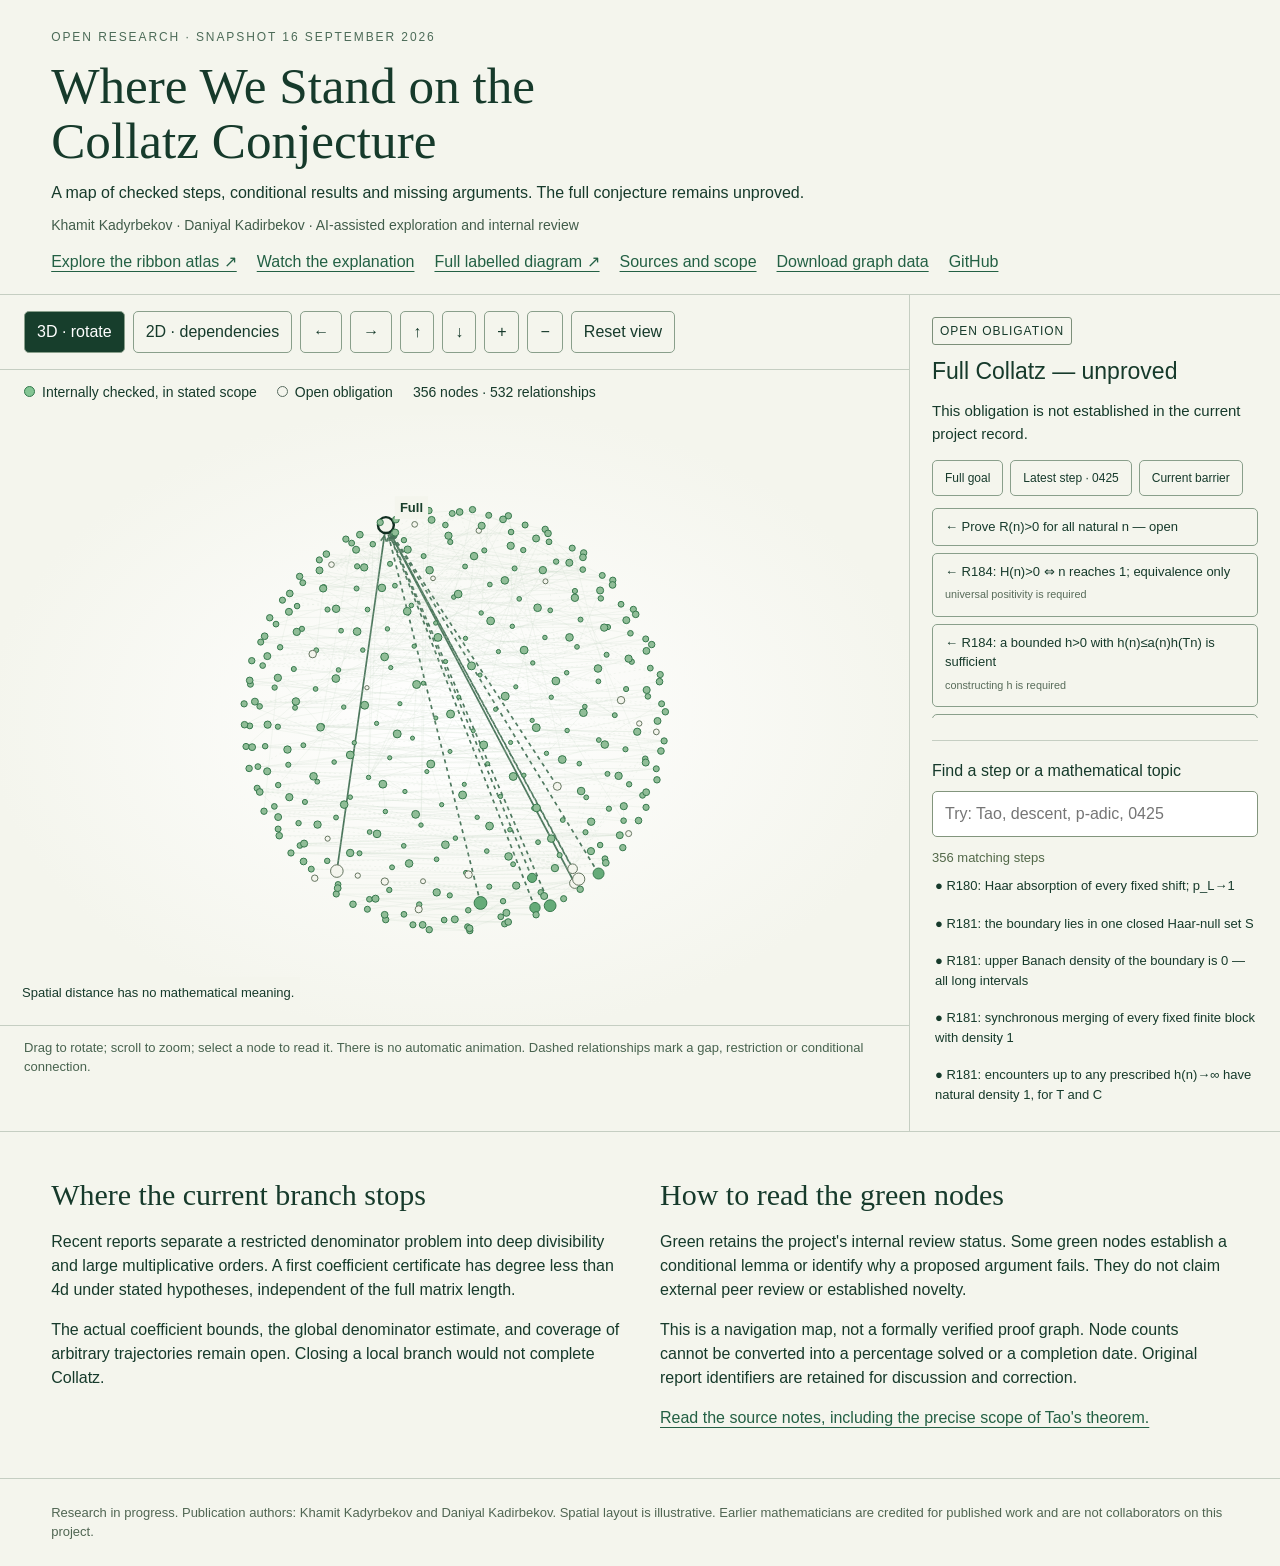
<file: index.html>
<!doctype html>
<html lang="en"><head><meta charset="utf-8"><meta name="viewport" content="width=device-width,initial-scale=1"><title>Where We Stand on the Collatz Conjecture</title><meta name="description" content="Explore an English, rotatable 3D research map: checked steps, conditional results, and open obligations. The Collatz conjecture remains unproved."><meta property="og:title" content="Where We Stand on the Collatz Conjecture"><meta property="og:description" content="356 research nodes. 532 relationships. An open map of what is checked and what remains to be proved."><meta property="og:type" content="website"><meta property="og:image" content="poster.png"><style>
:root{font-family:Arial,Helvetica,sans-serif;color:#163a2b;background:#f4f5ed;line-height:1.5;--green:#277b4f;--line:#c5cec2}*{box-sizing:border-box}body{margin:0}header{padding:28px 4vw 20px;border-bottom:1px solid var(--line)}.eyebrow{font-size:12px;letter-spacing:.16em;text-transform:uppercase;color:#4c6b58}h1{font-family:Georgia,serif;font-weight:400;font-size:clamp(30px,4vw,56px);line-height:1.08;margin:12px 0}header p{max-width:920px;margin:10px 0}.meta{font-size:14px;color:#425d4b}.nav{display:flex;gap:20px;flex-wrap:wrap;margin-top:14px}a{color:#236044;text-underline-offset:4px}.workspace{display:grid;grid-template-columns:minmax(0,1fr) 370px;min-height:750px}.visual{min-width:0;border-right:1px solid var(--line)}.tools{display:flex;gap:8px;flex-wrap:wrap;padding:16px 24px;border-bottom:1px solid var(--line);align-items:center}button,input,select{font:inherit;color:inherit}button,select{background:transparent;border:1px solid #899f8b;border-radius:5px;padding:8px 12px;cursor:pointer}button[aria-pressed=true]{background:#173e2c;color:#fff}button:hover{border-color:#183f2d}button:focus-visible,a:focus-visible,input:focus-visible{outline:3px solid #426df0;outline-offset:3px}.stage{height:610px;position:relative;overflow:hidden;background:radial-gradient(ellipse at 50% 50%,#fff 0,#f4f5ed 73%)}canvas{display:block;width:100%;height:100%;touch-action:none;cursor:grab}.hint{font-size:13px;padding:12px 24px;color:#48634f;border-top:1px solid var(--line)}.legend{display:flex;gap:20px;padding:12px 24px;font-size:14px;flex-wrap:wrap}.dot{display:inline-block;width:11px;height:11px;border-radius:50%;border:1.5px solid #596c60;margin-right:7px}.dot.green{background:#84c594;border-color:#32794c}.side{padding:22px;min-width:0}h2{font-weight:500;font-size:23px;line-height:1.25;margin:12px 0}.status{display:inline-block;font-size:12px;text-transform:uppercase;letter-spacing:.08em;border:1px solid #7c8f7a;border-radius:3px;padding:4px 7px}.status.checked{background:#d9f0df;border-color:#2d8054}.detail{font-size:15px}.related{display:grid;gap:7px;max-height:210px;overflow:auto;margin:12px 0 22px}.related button{text-align:left;font-size:13px}.related small{display:block;color:#586c5a;margin:5px 0}.browse{border-top:1px solid var(--line);padding-top:18px}input{width:100%;padding:10px 12px;border:1px solid #82957d;border-radius:5px;background:#fff;margin:8px 0}#results{display:grid;gap:4px;max-height:240px;overflow:auto}#results button{border:0;text-align:left;font-size:13px;padding:7px 3px}#results button:hover{background:#e0e9dc}.scope{padding:32px 4vw;border-top:1px solid var(--line);display:grid;grid-template-columns:1fr 1fr;gap:40px}.scope p{max-width:680px}.scope h2{font-family:Georgia,serif;font-size:30px}footer{padding:24px 4vw;border-top:1px solid var(--line);font-size:13px;color:#506653}.note{color:#526849;font-size:13px}#flatOverlay{position:absolute;left:16px;bottom:16px;pointer-events:none;font-size:13px;background:#f4f5ed;padding:6px}#tip{position:absolute;pointer-events:none;max-width:310px;background:#173d2b;color:#fff;padding:9px 12px;border-radius:5px;font-size:13px;display:none}.quick{display:flex;flex-wrap:wrap;gap:7px;margin:12px 0}.quick button{font-size:12px}.empty{padding:10px;color:#60705e}@media(max-width:1000px){.workspace{grid-template-columns:1fr 320px}.stage{height:550px}}@media(max-width:760px){header{padding:22px}.workspace{display:block}.visual{border-right:0}.stage{height:480px}.scope{grid-template-columns:1fr;gap:14px;padding:24px}.side{border-top:1px solid var(--line)}.tools{padding:12px}.hint,.legend{padding:12px}.meta{font-size:13px}}
</style></head><body>
<header><div class="eyebrow">Open research · Snapshot 16 September 2026</div><h1>Where We Stand on the<br>Collatz Conjecture</h1><p>A map of checked steps, conditional results and missing arguments. The full conjecture remains unproved.</p><div class="meta">Khamit Kadyrbekov · Daniyal Kadirbekov · AI-assisted exploration and internal review</div><nav class="nav" aria-label="Resources"><a href="molecule/">Explore the ribbon atlas ↗</a><a href="watch.html">Watch the explanation</a><a href="complete.svg" target="_blank" rel="noopener">Full labelled diagram ↗</a><a href="SOURCES.md">Sources and scope</a><a href="graph.json" download>Download graph data</a><a href="https://github.com/kadyrbekovhamit-cyber/collatz-research-map">GitHub</a></nav></header>
<main><div class="workspace"><section class="visual" aria-label="Research map"><div class="tools"><button id="mode3" aria-pressed="true">3D · rotate</button><button id="mode2" aria-pressed="false">2D · dependencies</button><button id="left" aria-label="Rotate or pan left">←</button><button id="right" aria-label="Rotate or pan right">→</button><button id="up" aria-label="Rotate or pan up">↑</button><button id="down" aria-label="Rotate or pan down">↓</button><button id="plus" aria-label="Zoom in">+</button><button id="minus" aria-label="Zoom out">−</button><button id="reset">Reset view</button></div><div class="legend"><span><i class="dot green"></i>Internally checked, in stated scope</span><span><i class="dot"></i>Open obligation</span><span>356 nodes · 532 relationships</span></div><div class="stage"><canvas id="map" role="img" aria-label="Interactive research graph. Use the search and relationship buttons for an accessible text view.">The complete text graph is available in the search panel and graph data link.</canvas><div id="tip"></div><div id="flatOverlay">Spatial distance has no mathematical meaning.</div></div><div class="hint" id="hint">Drag to rotate; scroll to zoom; select a node to read it. There is no automatic animation. Dashed relationships mark a gap, restriction or conditional connection.</div></section>
<aside class="side"><span id="state" class="status">Open obligation</span><h2 id="title">Full Collatz — unproved</h2><p class="detail" id="detail"></p><div class="quick"><button data-pick="Full">Full goal</button><button data-pick="ThetaJetWidth">Latest step · 0425</button><button data-pick="ThetaScalarDenominatorOpen">Current barrier</button></div><div id="related" class="related" aria-label="Related arguments"></div><div class="browse"><label for="search">Find a step or a mathematical topic</label><input id="search" type="search" placeholder="Try: Tao, descent, p-adic, 0425" autocomplete="off"><span class="note" id="count"></span><div id="results"></div></div></aside></div>
<section class="scope"><div><h2>Where the current branch stops</h2><p>Recent reports separate a restricted denominator problem into deep divisibility and large multiplicative orders. A first coefficient certificate has degree less than 4d under stated hypotheses, independent of the full matrix length.</p><p>The actual coefficient bounds, the global denominator estimate, and coverage of arbitrary trajectories remain open. Closing a local branch would not complete Collatz.</p></div><div><h2>How to read the green nodes</h2><p>Green retains the project's internal review status. Some green nodes establish a conditional lemma or identify why a proposed argument fails. They do not claim external peer review or established novelty.</p><p>This is a navigation map, not a formally verified proof graph. Node counts cannot be converted into a percentage solved or a completion date. Original report identifiers are retained for discussion and correction.</p><p><a href="SOURCES.md">Read the source notes, including the precise scope of Tao's theorem.</a></p></div></section></main><footer>Research in progress. Publication authors: Khamit Kadyrbekov and Daniyal Kadirbekov. Spatial layout is illustrative. Earlier mathematicians are credited for published work and are not collaborators on this project.</footer>
<script>
'use strict';const data={"nodes":[{"id":"Coalesce","label":"R180: Haar absorption of every fixed shift; p_L→1","state":"checked","position":[0.07490051475265887,0.9971910112359551,0],"flat":[7141.1,4164.6]},{"id":"Support","label":"R181: the boundary lies in one closed Haar-null set S","state":"checked","position":[-0.0955253308405178,0.9915730337078652,0.0875090280553407],"flat":[7576.4,3034.6]},{"id":"Uniform","label":"R181: upper Banach density of the boundary is 0 — all long intervals","state":"checked","position":[0.014601045428072314,0.9859550561797753,-0.16637138175162067],"flat":[8140.2,3003.6]},{"id":"Blocks","label":"R181: synchronous merging of every fixed finite block with density 1","state":"checked","position":[0.12006336889059507,0.9803370786516854,0.156601403797412],"flat":[7855.8,4182.6]},{"id":"Time","label":"R181: encounters up to any prescribed h(n)→∞ have natural density 1, for T and C","state":"checked","position":[-0.22001830000370684,0.9747191011235955,-0.038918139322028554],"flat":[7576.4,5243.6]},{"id":"Heavy","label":"R181: 1−p_L ≥ 1/√(2L+1); direct majorants are not summable","state":"checked","position":[0.20812385652901041,0.9691011235955056,-0.13239136146071043],"flat":[7576.4,3443.6]},{"id":"Return","label":"R182: tail τ−ν₂(d) ≤32√(log₂(t+2)/(t+1))","state":"checked","position":[-0.069513980214925,0.9634831460674157,0.2585885415069931],"flat":[7576.4,3629.6]},{"id":"Reward","label":"R182: finite expected sum 1+|a_j|^(1/32) up to absorption","state":"checked","position":[-0.1323809056537267,0.9578651685393258,-0.25489137827205544],"flat":[7576.4,3691.6]},{"id":"Moments","label":"R182: Eσ_d^r is finite exactly for 0\u003cr\u003c1/2, for each fixed d≠0","state":"checked","position":[0.2868012460122549,0.952247191011236,0.10473935505352633],"flat":[8140.2,3629.6]},{"id":"Rate","label":"R182: exact-boundary fraction ≤C_r(log N)^(-r)+N^(-1/2), 0\u003cr\u003c1/2","state":"checked","position":[-0.2979392892971448,0.9466292134831461,0.12298500751470662],"flat":[8573.1,3068.6]},{"id":"Growing","label":"R182: blocks of length (log N)^γ+1 merge with fraction→1, 0≤γ\u003c1/2","state":"checked","position":[0.14341902208894833,0.9410112359550562,-0.3064781197889783],"flat":[8573.1,4057.6]},{"id":"Exact","label":"R176: exact XOR boundary system is equivalent to an exact invariant","state":"checked","position":[0.10582952185512072,0.9353932584269663,0.33740119204486985],"flat":[8573.1,3181.6]},{"id":"Lower","label":"R178: a nonconstant invariant requires B(X) ≥ log₂X·log₂log₂X/260 beyond a threshold","state":"checked","position":[-0.31850812278761687,0.9297752808988764,-0.18458196755838266],"flat":[9003.5,3182.6]},{"id":"Integer","label":"R183: canonical q_k→0 at every depth ⇔ nonnegative integer start","state":"checked","position":[0.3731020068683734,0.9241573033707865,-0.08202542957661568],"flat":[8573.1,2938.6]},{"id":"Corridor","label":"R183: exact affine-addition endpoints for all words with given k,s","state":"checked","position":[-0.22736569753140218,0.9185393258426966,0.32340430805186154],"flat":[8140.2,3068.6]},{"id":"StepV","label":"R183: exact V factors; outside input 1, factor ≤5/(3√3)\u003c1","state":"checked","position":[-0.05244977864024951,0.9129213483146067,-0.40475132181628426],"flat":[5016.8,2714.6]},{"id":"Norm","label":"R183: T^k(n)/3^{s_k(n)} ≤ C_n·3^(−k/2), every natural n","state":"checked","position":[0.3215170299992344,0.9073033707865168,0.27097489326484814],"flat":[6865.3,2858.6]},{"id":"Minimal","label":"R183: a minimal bad start requires linear escape of the parity counter","state":"checked","position":[-0.43202346526786767,0.901685393258427,0.017865526646012726],"flat":[8573.1,3003.6]},{"id":"CriterionV","label":"R183: reaching 1 ⇔ liminf V_k>0; equivalence only","state":"checked","position":[0.31466213253953024,0.8960674157303371,-0.3131308493458132],"flat":[5432.6,2770.6]},{"id":"PositiveV","label":"Prove liminf V_k>0 for every natural n — open","state":"unresolved","position":[-0.02102090429407071,0.8904494382022472,0.45459643596047017],"flat":[5016.8,2779.6]},{"id":"FixedH","label":"R184: affine contraction; the only computable H≥0","state":"checked","position":[-0.2985135940266002,0.8848314606741573,-0.35771905230579953],"flat":[5432.6,2516.6]},{"id":"CriterionH","label":"R184: H(n)>0 ⇔ n reaches 1; equivalence only","state":"checked","position":[0.47217323051583626,0.8792134831460674,0.06353024034582894],"flat":[9003.5,2470.6]},{"id":"RVBarrier","label":"R184: finitely residual regularly varying h are excluded","state":"checked","position":[-0.3994729615473609,0.8735955056179775,0.27794288182403754],"flat":[6006.7,2186.6]},{"id":"PowerBarrier","label":"R184: a common infimum gap is impossible; critical error in old iteration 1","state":"checked","position":[0.10899521052162464,0.8679775280898876,-0.48449463858159986],"flat":[6297.7,2544.6]},{"id":"Subcertificate","label":"R184: a bounded h>0 with h(n)≤a(n)h(Tn) is sufficient","state":"checked","position":[0.25172086794669296,0.8623595505617978,0.4392864785023752],"flat":[9003.5,2601.6]},{"id":"OddFlow","label":"R185: exact odd equation U; all even runs included","state":"checked","position":[-0.4913474341317118,0.8567415730337079,-0.15675323284676118],"flat":[6006.7,2488.6]},{"id":"OddError","label":"R185: new critical error ≤βδ^L→0","state":"checked","position":[0.4765588957656841,0.851123595505618,-0.22018229729063377],"flat":[6585.1,2662.6]},{"id":"OddGap","label":"R185: explicit convergent odd chain with U(n_j)→0","state":"checked","position":[-0.20614369455589593,0.8455056179775281,0.49256981958224333],"flat":[6585.1,2422.6]},{"id":"PartialOdd","label":"R185: computable nonnegative subsolution; zero at convergent 3","state":"checked","position":[-0.18369846328892572,0.8398876404494382,-0.5107285247619937],"flat":[7141.1,2292.6]},{"id":"NormalForm","label":"R185: saturation h≤h↑≤H; full class with rational coefficients","state":"checked","position":[0.4880550619748284,0.8342696629213483,0.2565080622706552],"flat":[6585.1,2488.6]},{"id":"RationalTail","label":"R185: over odd starts liminf R=0, limsup R=3/4","state":"checked","position":[-0.541275558213141,0.8286516853932584,0.14267850004806235],"flat":[7141.1,2422.6]},{"id":"BackLayer","label":"R185: full reverse layer and 4n+1 lift for odd values; sign preserved","state":"checked","position":[0.30719179608257674,0.8230337078651686,-0.4777538237809017],"flat":[7141.1,2357.6]},{"id":"DyadicReturn","label":"R186: two finite returns in every dyadic class, growth and contraction","state":"checked","position":[0.09756883856958413,0.8174157303370786,0.5677251496434546],"flat":[6006.7,2251.6]},{"id":"LocalRV","label":"R186: regular asymptotic h on one class is impossible, without boundedness","state":"checked","position":[-0.46167547111641233,0.8117977528089888,-0.35754743448067783],"flat":[6585.1,2227.6]},{"id":"RunProfile","label":"R186: regular profiles by layers ν₂(n+1) are excluded","state":"checked","position":[0.5896505037836846,0.8061797752808989,-0.04885133893442757],"flat":[7141.1,2227.6]},{"id":"CompletedWords","label":"R187: known convergent completions of every finite word","state":"checked","position":[-0.4069384374519807,0.800561797752809,0.4398885269053182],"flat":[6585.1,2600.6]},{"id":"CylinderEnv","label":"R187: exact Q_w; in every class limsup R=(3/4)^s, liminf R=0","state":"checked","position":[0.0029595680663714913,0.7949438202247191,-0.6066758307724067],"flat":[7141.1,2600.6]},{"id":"PuncturedR","label":"R187: punctured dyadic limit R=0 at every natural m","state":"checked","position":[0.41252037441898853,0.7893258426966292,0.45474350434115457],"flat":[7576.4,2527.6]},{"id":"NearOne","label":"R187: explicit good starts→1 dyadically, R→0 when R1=1","state":"checked","position":[-0.6184790557225193,0.7837078651685393,-0.057320499871788194],"flat":[7576.4,2658.6]},{"id":"PositiveR","label":"Prove R(n)>0 for all natural n — open","state":"unresolved","position":[0.5003611620142152,0.7780898876404494,-0.37975628276495593],"flat":[8140.2,2529.6]},{"id":"PositiveOdd","label":"Construct 0\u003cv≤1 on all odd values with v(m)≤(3m+1)v(Sm)/(4m) — open","state":"unresolved","position":[-0.11366333359505926,0.7724719101123596,0.6247942018644387],"flat":[7576.4,2357.6]},{"id":"PositiveH","label":"Prove H(n)>0 for all n or construct a sufficient h — open","state":"unresolved","position":[-0.34183780763333793,0.7668539325842697,-0.5432144690198094],"flat":[8573.1,2471.6]},{"id":"Trace","label":"Exclude nonzero values of the exact boundary on S∩N — open","state":"unresolved","position":[0.625413384799986,0.7612359550561798,0.17139987993791153],"flat":[9003.5,3027.6]},{"id":"Pair","label":"Positive density of a nonempty boundary — unproved","state":"unresolved","position":[-0.5827557145719338,0.7556179775280899,0.29906061119798744],"flat":[8140.2,2891.6]},{"id":"PairCriterion","label":"Rare boundary + positive density of a nonempty boundary imply constancy","state":"checked","position":[0.22992691347759286,0.75,-0.6201883701414173],"flat":[8573.1,2873.6]},{"id":"Dini","label":"Summability of the boundary itself — unproved","state":"unresolved","position":[0.25177174078871384,0.7443820224719101,0.6184710140021514],"flat":[8140.2,2826.6]},{"id":"Profile","label":"Strong limiting profile — not constructed","state":"unresolved","position":[-0.6090316586088863,0.7387640449438202,-0.2886314686765015],"flat":[8140.2,2588.6]},{"id":"OldCriteria","label":"Earlier Dini/profile criteria use external PD","state":"checked","position":[0.6498847187860496,0.7331460674157304,-0.2003664046721068],"flat":[8573.1,2588.6]},{"id":"Descent","label":"Descent below every odd n>1 — open","state":"unresolved","position":[-0.34689632123125896,0.7275280898876404,0.5919170725200116],"flat":[9003.5,2408.6]},{"id":"MahlerIrr","label":"M1: P(2^q/3^s) is irrational in Q₂, q≥1, 0≤s≤q","state":"checked","position":[-0.14528428374152283,0.7219101123595506,-0.676563571714243],"flat":[8140.2,5992.6]},{"id":"CZKnown","label":"Corvaja–Zannier 2002: via 1/P and (1−z)D it covers M1–M2 values","state":"checked","position":[0.5688798261500962,0.7162921348314606,0.404105581473487],"flat":[7576.4,6147.6]},{"id":"TMExcluded","label":"M1: exact Thue–Morse tail class from two equal blocks excluded","state":"checked","position":[-0.6981205477165434,0.7106741573033708,0.08700541935475693],"flat":[8573.1,5925.6]},{"id":"OtherCodes","label":"Exclude the remaining bad codes of positive integers — open","state":"unresolved","position":[0.4596503317043809,0.7050561797752809,-0.5400160700615672],"flat":[9003.5,5353.6]},{"id":"DValue","label":"M2: D(2^q/3^s) is irrational in Q₂, q≥1, 0≤s≤q","state":"checked","position":[0.026045719489700504,0.699438202247191,0.7142183291777672],"flat":[8140.2,6137.6]},{"id":"PDExcluded","label":"M2: block tails by period doubling are excluded","state":"checked","position":[-0.5054819064405015,0.6938202247191011,-0.512934243380194],"flat":[8573.1,6120.6]},{"id":"TMMasks","label":"M2: shifts, finite changes, and XOR masks of period 2^h","state":"checked","position":[0.7245723718888113,0.6882022471910112,0.03704787249849244],"flat":[8573.1,6055.6]},{"id":"HeightDomain","label":"M2: sufficient domain max(a,b)\u003c2^(2v₂(a)) for P(a/b)","state":"checked","position":[-0.5633791134733142,0.6825842696629214,0.46549187888808413],"flat":[8573.1,5860.6]},{"id":"MorphicCriterion","label":"M3: h(TM) start is rational ⇔ uv=vu; any nonempty u,v","state":"checked","position":[0.10170250014396699,0.6769662921348314,-0.7289535244291535],"flat":[8573.1,5990.6]},{"id":"PDContraction","label":"M4: 3^S\u003c2^Q ⇒ two fixed grouped blocks contract","state":"checked","position":[0.4203169460867876,0.6713483146067416,0.6104302624436013],"flat":[6006.7,6429.6]},{"id":"PDMorphic","label":"M4: when 3^S\u003c2^Q, h(d) start is rational ⇔ uv=vu; Lucier input known","state":"checked","position":[-0.7271901700146279,0.6657303370786517,-0.16732475885905632],"flat":[6585.1,6519.6]},{"id":"PDGrowing","label":"M5: h(d) start is rational ⇔ uv=vu; otherwise transcendental, any nonempty u,v","state":"checked","position":[0.6535617392833114,0.6601123595505618,-0.37028195434501354],"flat":[7141.1,6584.6]},{"id":"ScalarF","label":"Exact scalar equations F,H_r; δ=0 ⇔ uv=vu","state":"checked","position":[-0.23330625367540017,0.6544943820224719,0.7191698658154223],"flat":[5016.8,6560.6]},{"id":"FormalH","label":"H_r is not a rational function; known SML","state":"checked","position":[-0.31576262924672205,0.648876404494382,-0.6922812821835069],"flat":[5432.6,6560.6]},{"id":"NishiokaKnown","label":"Known Nishioka theorem: an algebraic Mahler function is rational","state":"checked","position":[0.704840460543193,0.6432584269662922,0.29902929842761383],"flat":[5432.6,6260.6]},{"id":"FormalTransH","label":"H_r is transcendental as a function: exact 4-Mahler equation + Nishioka","state":"checked","position":[-0.7261349865999321,0.6376404494382022,0.2571821115003215],"flat":[6006.7,6560.6]},{"id":"AuxiliaryValue","label":"Mahler argument: auxiliary-series vanishing order ≥N²+2N versus height ≤9N·h(t)","state":"checked","position":[0.3638727041024125,0.6320224719101124,-0.6842106767727535],"flat":[5717.6,6615.6]},{"id":"ScalarBarrier","label":"When r is not a root of unity, rational scalar substitution yields no Laurent coefficients","state":"checked","position":[0.19500706659171094,0.6264044943820224,0.7547116359228199],"flat":[5717.6,6499.6]},{"id":"HValue","label":"M5: all required H_r(t) are transcendental; poles and place weight checked","state":"checked","position":[-0.6573501500248514,0.6207865168539326,-0.42721760351683463],"flat":[6585.1,6584.6]},{"id":"RSSystem","label":"Rudin–Shapiro: exact system R(a,b),R(−a,−b); transition (a³b,ab³)","state":"checked","position":[0.7776466536055986,0.6151685393258427,-0.12974340198916942],"flat":[5432.6,6195.6]},{"id":"RSInvert","label":"Matrix invertible along the entire actual orbit; determinant checked","state":"checked","position":[-0.48845325935633754,0.6095505617977528,0.6243889220960076],"flat":[6006.7,6195.6]},{"id":"RSNonzero","label":"For a≠b, every nonzero analytic series on the orbit is eventually nonzero","state":"checked","position":[-0.06193162940875636,0.6039325842696629,-0.7946256394907875],"flat":[6006.7,6037.6]},{"id":"RSFormal","label":"R(a,b) and the diagonal are formally transcendental; Nishioka input known","state":"checked","position":[0.5855163914687525,0.598314606741573,0.5469828029116524],"flat":[6006.7,6260.6]},{"id":"RSJoint","label":"For each admissible pair a,b in this construction, at least one of the two components is transcendental","state":"checked","position":[-0.8053874571831,0.5926966292134832,-0.007858086988260187],"flat":[6585.1,6200.6]},{"id":"RSChoiceBarrier","label":"Example of another system: invertibility does not select the transcendental component","state":"checked","position":[0.6022288516043683,0.5870786516853932,-0.5409797288536278],"flat":[7576.4,5848.6]},{"id":"RSDiagonalKnown","label":"Known DHR input: L(z),L(−z) are algebraically independent","state":"checked","position":[-0.07903115264524839,0.5814606741573034,0.8097268436454961],"flat":[4459.2,6028.6]},{"id":"RSPairFormal","label":"R(a,b),R(−a,−b) are formally algebraically independent — checked in 0046","state":"checked","position":[-0.491081770977405,0.5758426966292135,-0.6536389545861622],"flat":[5016.8,6028.6]},{"id":"RSSparse","label":"Sparse support: degrees m³ allow vanishing order c·m⁷","state":"checked","position":[0.8074965167118302,0.5702247191011236,0.15097398856857985],"flat":[5432.6,5916.6]},{"id":"RSHermite","label":"P,P_U,P_V simultaneously have order c·m⁷ at degrees m³","state":"checked","position":[-0.7006908173264951,0.5646067415730337,0.4361784106126869],"flat":[6006.7,5814.6]},{"id":"RSConditional","label":"Nonzero resultant on an infinite orbit ⇒ selected value transcendental, a≠b","state":"checked","position":[0.22305965278013146,0.5589887640449438,-0.7986087608917856],"flat":[7576.4,5920.6]},{"id":"RSGcd","label":"Linear space: existence of a squarefree member is equivalent to a squarefree common divisor, under the stated hypotheses","state":"checked","position":[0.3766755055117363,0.553370786516854,0.7428972581570054],"flat":[6006.7,5742.6]},{"id":"RSSquarefree","label":"Construct the required specialization without multiple roots — open","state":"unresolved","position":[-0.783036476658305,0.547752808988764,-0.2946535872299308],"flat":[6585.1,5814.6]},{"id":"RSResultant","label":"Construct the required nonzero resultant — open","state":"unresolved","position":[0.7798108522008391,0.5421348314606742,-0.3130253333308784],"flat":[7141.1,5870.6]},{"id":"RSGelfondKnown","label":"Known Roy–Waldschmidt criterion: small values at every large height","state":"checked","position":[-0.36511943898027466,0.5365168539325842,0.7608136833187291],"flat":[6006.7,5972.6]},{"id":"RSGelfondCriterion","label":"G1: all large heights covered; for RS, order m⁷ versus losses m⁶","state":"checked","position":[-0.24572262377974433,0.5308988764044944,-0.8110282209610488],"flat":[6585.1,6053.6]},{"id":"RSSelected","label":"M6: R(a,b) itself is transcendental for all admissible a,b in this construction, including the diagonal","state":"checked","position":[0.7320354705410277,0.5252808988764045,0.43382490378650773],"flat":[8140.2,5920.6]},{"id":"RSMorphic","label":"M6: Rudin–Shapiro two-word image start is rational ⇔ uv=vu; otherwise transcendental","state":"checked","position":[-0.8361939290489967,0.5196629213483146,0.17530020307272018],"flat":[8573.1,5795.6]},{"id":"RSNorm","label":"M7: norm on a fixed curve; nonzero resultant, height O(m³4^j)","state":"checked","position":[0.5001475399870438,0.5140449438202247,-0.6968573985958465],"flat":[7141.1,5985.6]},{"id":"RSPairValues","label":"M7: R(a,b),R(−a,−b) algebraically independent over Q, including the diagonal","state":"checked","position":[0.1023242892666134,0.5084269662921348,0.8550039530745216],"flat":[7576.4,5985.6]},{"id":"GeneralSparse","label":"When E_n=o(n) and formal independence: order AL² for every fixed A","state":"checked","position":[-0.6554943523433393,0.502808988764045,-0.5634805008729803],"flat":[8573.1,5683.6]},{"id":"FibEquation","label":"Fibonacci: exact equation with transition (ab,a), invertibility, and height O(φ^j)","state":"checked","position":[0.8672086915613767,0.4971910112359551,-0.02738948021729028],"flat":[2914.8,6427.6]},{"id":"FibNonzero","label":"Irrational weight φu+v: unique leading monomial and control of the infinite tail","state":"checked","position":[-0.6232381344318778,0.4915730337078652,0.6082188588995894],"flat":[2914.8,6200.6]},{"id":"FatouKnown","label":"Known Fatou theorem + nonperiodic diagonal: formal transcendence of F","state":"checked","position":[0.04888652135179027,0.4859550561797753,-0.8726154888628969],"flat":[2914.8,6345.6]},{"id":"FibValue","label":"M8: Fibonacci F(a,b) is transcendental for all admissible parameters in this construction","state":"checked","position":[0.5553588837207145,0.4803370786516854,0.6788614005412641],"flat":[3351.4,6427.6]},{"id":"FibMorphic","label":"M8: Fibonacci two-word image start rational ⇔ uv=vu; otherwise transcendental","state":"checked","position":[-0.8710906503955307,0.4747191011235955,-0.12586839882153383],"flat":[4165.8,6603.6]},{"id":"AffineFree","label":"Normalized 2-adic maps form a free monoid; renormalization coefficient nonzero","state":"checked","position":[0.7298230573152659,0.4691011235955056,-0.49729512450096724],"flat":[2914.8,5592.6]},{"id":"IrrationalPF","label":"M9: transcendence for primitive binary substitutions with irrational PF","state":"checked","position":[-0.20290887991066436,0.4634831460674157,0.8625609310447871],"flat":[3351.4,6137.6]},{"id":"IntegerPF","label":"M10: integer leading value, second root 0 or modulus at least 2","state":"checked","position":[-0.43445782675919226,0.4578651685393258,-0.7756325703618527],"flat":[3883,5620.6]},{"id":"UnitEigen","label":"M11: second root ±1, exact algebraic coordinates and value transfer","state":"checked","position":[0.8470144832890999,0.452247191011236,0.2793545119036846],"flat":[3617.7,5011.6]},{"id":"PrimitiveBinary","label":"M11: primitive binary substitutions, nonperiodic fixed word — all spectra","state":"checked","position":[-0.815840701175683,0.4466292134831461,0.36732314924136794],"flat":[4459.2,4954.6]},{"id":"SAdic","label":"M12: arbitrary directive with a common irrational matrix; compactness and uniform estimates","state":"checked","position":[0.35455150256579804,0.4410112359550562,-0.8245012563906307],"flat":[5016.8,4767.6]},{"id":"CompactTower","label":"M13: common primitive matrix of any spectrum; explicit compact nonperiodic family","state":"checked","position":[0.2964091112674649,0.4353932584269663,0.8500437337419648],"flat":[5432.6,4936.6]},{"id":"IrrationalExample","label":"0079: explicit family with irrational frequency; arbitrary binary directive","state":"checked","position":[-0.7951328428761496,0.4297752808988764,-0.42785157485743147],"flat":[5432.6,4758.6]},{"id":"TernaryExample","label":"0080: explicit ternary family; nonperiodicity via period divisibility","state":"checked","position":[0.8778873016408001,0.4241573033707865,-0.2222711578569236],"flat":[6006.7,4936.6]},{"id":"CFGap","label":"0082: compact irrational CF directions; separation of finite weight sets","state":"checked","position":[-0.49861778344239704,0.4185393258426966,0.7590817734329628],"flat":[5432.6,5327.6]},{"id":"VariableMatrix","label":"M14: σ_a=(0^a1,0), a=1 or 2; arbitrary directive, varying matrices","state":"checked","position":[-0.1454973818515908,0.4129213483146067,-0.8990697814854971],"flat":[6006.7,5327.6]},{"id":"UnboundedCF","label":"M15: any positive digits; algebraicity forces them to be bounded","state":"checked","position":[0.7165802662313547,0.4073033707865169,0.5662302413274498],"flat":[6585.1,5327.6]},{"id":"MovingOne","label":"M16: the one in any block position; two exact valuations and heights","state":"checked","position":[-0.9133452223717289,0.401685393258427,0.06670344529002907],"flat":[7141.1,5299.6]},{"id":"MechanicalRepresentation","label":"M17: all irrational mechanical words and intercepts; exact representation","state":"checked","position":[0.6300917057716057,0.3960674157303371,-0.6679184415140225],"flat":[7576.4,4924.6]},{"id":"KnownComplexity","label":"Dubickas: linear lower complexity bound; rational domain checked","state":"checked","position":[-0.013472755059424111,0.3904494382022472,0.9205257851242724],"flat":[8140.2,4555.6]},{"id":"QuasiSturmian","label":"Known exclusion of p(n)=n+C for nonperiodic rational codes","state":"checked","position":[-0.6134420170203084,0.3848314606741573,-0.6896329738559854],"flat":[8573.1,4559.6]},{"id":"QuasiValues","label":"M18: transcendence of F for quasisturmian words; known representation and affine normalization","state":"checked","position":[0.9204836694648426,0.3792134831460674,0.09437663084029665],"flat":[8140.2,4996.6]},{"id":"AlgebraicValues","label":"M19: arguments algebraic over Q, any prime p, positive valuations","state":"checked","position":[-0.7443180397913235,0.3735955056179775,0.5535495044015931],"flat":[8573.1,5253.6]},{"id":"ParameterBoundary","label":"0099: for arbitrary parameters from Q_p transcendence is false; explicit example F=p","state":"checked","position":[0.17534260492149983,0.3679775280898876,-0.9131525117526638],"flat":[8140.2,5296.6]},{"id":"WordBoundary","label":"0101/0103: cannot allow all nonperiodic words; F(2/3,2/3)=4","state":"checked","position":[0.48868893118753787,0.3623595505617978,0.7936489681537007],"flat":[8140.2,5368.6]},{"id":"ThreeSystem","label":"0104: three-state system; exact six-step return and nonzero determinants","state":"checked","position":[-0.8985282406264805,0.3567415730337079,-0.2556999234769482],"flat":[2914.8,3984.6]},{"id":"ThreeFormal","label":"0106: formal H(w) transcendental; known Mahler dichotomy","state":"checked","position":[0.8371704397507926,0.351123595505618,-0.4193541170498647],"flat":[3351.4,4087.6]},{"id":"ThreeComplexity","label":"0107–0110: frequencies 1/3 or 2/3, complexity≤15L for all six projections","state":"checked","position":[-0.3347785259644049,0.3455056179775281,0.8766693826631946],"flat":[3351.4,4252.6]},{"id":"FrequencyGrowth","label":"0109/0110: β=max(ρlog3−log2,0); p(L)≤cL+O(1) and cβ\u003clog2 exclude rational code","state":"checked","position":[-0.34608053703867525,0.3398876404494382,-0.8744739297158809],"flat":[3351.4,4523.6]},{"id":"AutomaticConditional","label":"0111/0113: p(L)≤kD²L; with existing frequency and kD²β\u003clog2, start is irrational","state":"checked","position":[0.8476968150204728,0.3342696629213483,0.41191492113614253],"flat":[3883,5692.6]},{"id":"CyclicConditional","label":"0112/0113: popcount mod m, frequency r/m; m(2m−1)β\u003clog2 suffices","state":"checked","position":[-0.9052014806747487,0.3286516853932584,0.2694408081052556],"flat":[7576.4,4556.6]},{"id":"CyclicExplicit","label":"0114/0116: explicit blocks at q and 2q; 3^(2r)\u003c2^(3m) excludes rational start","state":"checked","position":[0.4864580171636542,0.3230337078651685,-0.811792966907257],"flat":[8140.2,4425.6]},{"id":"FrequencyFree","label":"0115/0118: exact height deficit for repeats; unboundedness excludes rational start without frequency","state":"checked","position":[0.19003983854200177,0.3174157303370787,0.9290490374041129],"flat":[2914.8,4399.6]},{"id":"AutomaticDensityKnown","label":"0117: existing automatic frequency is rational; small domain already known","state":"checked","position":[-0.7692004765831916,0.3117977528089888,-0.557774854369983],"flat":[3351.4,6355.6]},{"id":"CyclicImagePeriod","label":"0120–0124: h(s) images, Λ>0, periodic ⇔ all words commute pairwise; empty words allowed","state":"checked","position":[0.9457693132672663,0.3061797752808989,-0.10850968293614095],"flat":[8140.2,4490.6]},{"id":"CyclicMorphic","label":"0119–0124: different lengths, Λ>0; when 3^(2R)\u003c2^(3Λ), rationality ⇔ pairwise commutativity","state":"checked","position":[-0.6252561899256408,0.300561797752809,0.7202203153836126],"flat":[8573.1,4487.6]},{"id":"BaseProjection","label":"0125: digit sum in base B; projection periodic ⇔ invariance under shift B−1","state":"checked","position":[-0.025504147823700515,0.2949438202247191,-0.955174162838922],"flat":[2914.8,3570.6]},{"id":"AllBasePhase","label":"0124/0125: arbitrary words, Λ>0; periodic ⇔ phases agree in gcd(m,B−1) classes","state":"checked","position":[0.6652093949586847,0.2893258426966292,0.6883218851718911],"flat":[3351.4,3570.6]},{"id":"PrefixSquares","label":"When B≥2m: square prefixes; reverse-start rationality ⇔ periodicity without a frequency condition","state":"checked","position":[-0.9571364394804319,0.2837078651685393,-0.05830680457915209],"flat":[3883,3996.6]},{"id":"BaseChangeBoundary","label":"0126: changing the base changes the code; no automatic coverage of other bases","state":"checked","position":[0.7464260479759265,0.2780898876404494,-0.6045776784625464],"flat":[4459.2,3996.6]},{"id":"PeriodicCycles","label":"0127/0129: exact rational start for any period; positivity and integrality criteria","state":"checked","position":[-0.1422428054150399,0.2724719101123596,0.9515913211601823],"flat":[3883,2731.6]},{"id":"OneSymbolCycles","label":"0127/0129: one 1 or one 0 per period gives only the positive cycle 1↔2","state":"checked","position":[-0.5387848207912727,0.2668539325842697,-0.799061884680546],"flat":[4459.2,2731.6]},{"id":"FixedOddCycleBoundary","label":"0161/0163: finitely many cycles for fixed r; no minimal odd periods 2,3","state":"checked","position":[0.9385370924922634,0.2612359550561798,0.22561893050463283],"flat":[4459.2,2600.6]},{"id":"CyclePrimitiveCertificate","label":"0165: sign and divisibility suffice; powers and rotations give one class per cycle","state":"checked","position":[-0.8457662187673539,0.2556179775280899,0.4683363671085359],"flat":[4459.2,2796.6]},{"id":"AllPositiveCycles","label":"Exclude all additional positive cycles — open","state":"unresolved","position":[0.3077516025538373,0.25,-0.9180353757484213],"flat":[5016.8,2649.6]},{"id":"JointThreeValues","label":"0131/0132: at least one of H(α),D(α) and at least two G_i(α) are transcendental","state":"checked","position":[0.3937795427810911,0.2443820224719101,0.8861236362831394],"flat":[3883,4143.6]},{"id":"ThreeGaugeBoundary","label":"0133: no constant common left eigenrow; one known relation is insufficient for scalar H recurrence","state":"checked","position":[-0.8902108084411265,0.2387640449438202,-0.38796449241736214],"flat":[3351.4,3968.6]},{"id":"ThreeAffine","label":"0134: exact affine H,D system and regularity; necessary Riccati equations","state":"checked","position":[0.9197702213618929,0.2331460674157303,-0.31569867143286207],"flat":[3351.4,3759.6]},{"id":"SelectedValueBoundary","label":"0135: regular mixed system and formal transcendence alone do not select a transcendental value","state":"checked","position":[-0.46559436759012757,0.2275280898876404,0.8552501699388496],"flat":[5432.6,3653.6]},{"id":"RiccatiDegree","label":"0136: degree of a rational invariant line is at most 2","state":"checked","position":[-0.23471026109711046,0.2219101123595506,-0.9463968487734403],"flat":[3883,3701.6]},{"id":"RationalIrreducibility","label":"0136–0139: all rational invariant lines excluded; 1,H,D functionally linearly independent","state":"checked","position":[0.8134009644125629,0.2162921348314607,0.5399968365673653],"flat":[4459.2,3696.6]},{"id":"ThreeScalarOrder","label":"0141: minimal affine order 2; endpoint coefficients nonzero on the whole 2-adic orbit","state":"checked","position":[-0.9657520043227144,0.2106741573033708,0.15145780135461653],"flat":[5016.8,3725.6]},{"id":"ThreeIrrational","label":"0109/0110: all six projections have irrational starts in Q₂; finite changes allowed","state":"checked","position":[0.6105519386251618,0.2050561797752809,-0.7649694721863247],"flat":[3883,4305.6]},{"id":"SubspaceKnown","label":"Known p-adic subspace theorem; normalization at ∞,2,3 places checked","state":"checked","position":[0.06660631688873443,0.199438202247191,0.9776441080653665],"flat":[3351.4,5398.6]},{"id":"SubspaceM20","label":"M20: existing frequency and repeats with c·max(ρlog3−log2,0)\u003clog2 ⇒ transcendental start","state":"checked","position":[-0.7103182862299948,0.1938202247191011,-0.6766695299310589],"flat":[3883,4621.6]},{"id":"JointRealPadicM21","label":"M21: if ρlog3>log2 and repeats are linear, at least one real or 2-adic value is transcendental; any c","state":"checked","position":[0.9819433196698955,0.1882022471910112,0.019163274978957805],"flat":[6585.1,6362.6]},{"id":"JointOddAffine","label":"0171/0173: joint M21 for odd a,b, including signs and all prime divisors of a","state":"checked","position":[-0.7377944186800593,0.1825842696629213,0.6498633550495141],"flat":[7141.1,6249.6]},{"id":"JointWindowDrift","label":"0172/0174: joint conclusion without mean frequency when S(t+h)−S(t)≥ρ₀h−C, ρ₀log3>log2","state":"checked","position":[0.1051599534850671,0.1769662921348315,-0.9785828097974478],"flat":[7141.1,6447.6]},{"id":"JointPrefixOscillation","label":"0184/0185 and 0218/0220: joint criterion by initial liminf/limsup; Baker improves threshold, ξ₂ selection open","state":"checked","position":[0.584070557559749,0.1713483146067416,0.7934112041515881],"flat":[7141.1,6321.6]},{"id":"MaskZeroBanach","label":"0186/0187: automatic example satisfies new joint condition without frequency and with window lower density 0","state":"checked","position":[-0.9675594860530953,0.1657303370786517,-0.1906884797791064],"flat":[7576.4,5768.6]},{"id":"MaskSelected","label":"0188/0190 and 0192/0194: selected Φ₂ of masked code is transcendental for every m≥1 via explicit M20 repeats","state":"checked","position":[0.8430487771776487,0.1601123595505618,-0.5134518396290179],"flat":[8140.2,5579.6]},{"id":"NumeratorSubspace","label":"0195/0196: margin of one A# as N,N−d→∞ gives selected transcendence; without mean frequency","state":"checked","position":[-0.27505532701788843,0.1544943820224719,0.9489341668432942],"flat":[5432.6,5403.6]},{"id":"ActualErrorReduction","label":"0199/0200: actual precision reduces to the previous numerator criterion after extension","state":"checked","position":[-0.43856094582737076,0.148876404494382,-0.8862844424787265],"flat":[5016.8,5403.6]},{"id":"PeriodPowerReduction","label":"0205/0208: W^k reduces to W at the same N; numerator margin does not decrease","state":"checked","position":[0.9228312013124128,0.1432584269662921,0.357574603387087],"flat":[5016.8,4886.6]},{"id":"FixedPeriodHeight","label":"0207/0209: fixed rational nonperiodic start and finite period set give bounded h/A# on the tail","state":"checked","position":[-0.9227476266360817,0.1376404494382022,0.3599887834584965],"flat":[6585.1,5187.6]},{"id":"GrowingPeriodHeight","label":"0210/0211: comparison of growing periods with explicit F,G; universality of conditions unproved","state":"checked","position":[0.43757391629786463,0.1320224719101124,-0.8894375383839458],"flat":[7141.1,4996.6]},{"id":"IntegerBranchBound","label":"0213/0215/0216: integer branch requires 2^S≤(|a|+b)3^R when k\u003c0","state":"checked","position":[0.27835845917923,0.1264044943820225,0.9521231390967191],"flat":[7141.1,5075.6]},{"id":"ExpandingPeriodHeight","label":"0212/0214: k\u003c0 excludes ordinary cancellation; orbit speed is unnecessary for comparison","state":"checked","position":[-0.8490012527579084,0.1207865168539326,-0.5144001265180606],"flat":[7576.4,4996.6]},{"id":"BakerPeriodHeight","label":"0217: known Baker bound gives log(h/A#)=max(v₃(A)−S,0)log3+O(log(q+1)) for k\u003c0,S≥1","state":"checked","position":[0.9741539575218069,0.1151685393258427,-0.19432003137647322],"flat":[8140.2,5076.6]},{"id":"PowerUniformHeight","label":"0219: reducing W^k to W changes height gap by O(log(kq+1)), uniformly","state":"checked","position":[-0.5874249419623468,0.1095505617977528,0.8018295404699993],"flat":[8573.1,4855.6]},{"id":"FullPrecisionBranch","label":"0221/0222: full matching gives 2^(S+L)≤(|a|+b)max(1,(3/2)^R−1) on integer branch","state":"checked","position":[-0.10854502396649499,0.1039325842696629,-0.9886435129505188],"flat":[7576.4,5076.6]},{"id":"FullPrecisionValuation","label":"0223: 3^min(v₃(A),S)·2^L≤(|a|+b)(3/2)^(S+R); explicit form of known height bound","state":"checked","position":[0.7482862012645611,0.098314606741573,0.6560503022621837],"flat":[8140.2,3378.6]},{"id":"FullRationalGcd","label":"0226: full fraction gcd strengthens local bound; it does not replace the common factor of three","state":"checked","position":[-0.995457454630475,0.0926966292134831,0.021720749367229498],"flat":[8573.1,3492.6]},{"id":"JointPeriodSize","label":"0224/0225: exact universal exponent of ordinary period modulus and refined joint threshold","state":"checked","position":[0.7197135070713646,0.0870786516853933,-0.6887886295226502],"flat":[7576.4,6321.6]},{"id":"BlockDescentHeight","label":"0227/0229: with positive start, a block without decrease has controlled height gap; a large gap after valuation control requires local descent","state":"checked","position":[-0.06545550993048439,0.0814606741573034,0.9945248789173541],"flat":[8573.1,5353.6]},{"id":"ChainedRepeatSelection","label":"0228/0231: explicit repeat chain selects infinitely many nondecreasing positive integer labels","state":"checked","position":[-0.6238043397911757,0.0758426966292135,-0.7778920432975932],"flat":[7576.4,3371.6]},{"id":"SturmianFixedReturns","label":"0230/0233: known initial squares of all Sturmian words; fixed left endpoint","state":"checked","position":[0.9858390113353489,0.0702247191011236,0.1522824105289578],"flat":[8140.2,3995.6]},{"id":"UniformActualValuation","label":"0232/0234: the known Monks result and full precision uniformly exclude v3(A) >= S for all actual q \u003c= i on the tail of a nonperiodic rational start","state":"checked","position":[-0.830108069087379,0.0646067415730337,0.5538470570286876],"flat":[8140.2,5163.6]},{"id":"LocalDenominatorGrowth","label":"0236/0238: the exponent of 3 in the fully reduced denominator grows linearly in i for all actual q \u003c= i; no incompatible upper bound","state":"checked","position":[0.23806049656752035,0.0589887640449438,-0.9694573356731464],"flat":[9003.5,3492.6]},{"id":"FixedReturnsIce","label":"0235/0239: fixed linear returns are equivalent to an initial critical exponent greater than 1 for the corresponding tail","state":"checked","position":[0.4794724054944986,0.053370786516853896,0.8759325153891089],"flat":[7576.4,3291.6]},{"id":"RepeatGraphDichotomy","label":"0240/0241: universal choice for all labels h→∞ is equivalent to an infinite chain or an infinite-outdegree vertex in one repeat graph","state":"checked","position":[-0.945501168826705,0.047752808988763995,-0.3220981356372889],"flat":[8140.2,3291.6]},{"id":"OrderedRepeatSelection","label":"General selection of linearly ordered repeats with the required value ordering — unproved","state":"unresolved","position":[0.9149887692644916,0.042134831460674205,-0.401273233716917],"flat":[8573.1,3851.6]},{"id":"ExactLcpCounts","label":"0242/0244/0247: exact LCP-pair count; bounded type complexity does not give a constant number of pairs","state":"checked","position":[-0.40371739047237276,0.0365168539325843,0.9141546849461769],"flat":[8140.2,3923.6]},{"id":"DiscountedRepeats","label":"0243/0245: infinite discounted budget from each start forces nondecreasing edges","state":"checked","position":[-0.3198746161628006,0.030898876404494402,-0.9469559067726653],"flat":[6006.7,3896.6]},{"id":"DiscountedApplicability","label":"Discounted divergence for the required codes — unproved","state":"unresolved","position":[0.8756633972610495,0.0252808988764045,0.4822597752759797],"flat":[8140.2,3851.6]},{"id":"ConstantRunGeometry","label":"0246/0250: exact reward of all neighboring repeats in constant runs","state":"checked","position":[-0.971571447190812,0.0196629213483146,0.23592857505525153],"flat":[7576.4,4083.6]},{"id":"WeightedLcpReward","label":"0248: a strictly decreasing actual repeat of length L has reward at least 2^L","state":"checked","position":[0.5570918465544783,0.014044943820224698,-0.8303321106976463],"flat":[5432.6,3896.6]},{"id":"DiscountedGraphDuality","label":"0249/0251: exact criterion for abstract integer labels with bounded growth","state":"checked","position":[0.1501085682361777,0.008426966292134797,0.9886336045174653],"flat":[6585.1,3896.6]},{"id":"FiniteDeletionReward","label":"0252/0256: infinite reward survives finite deletion; one start suffices","state":"checked","position":[-0.7785223630312893,0.002808988764044895,-0.6276105797724421],"flat":[6585.1,3831.6]},{"id":"FixedPrecisionLabels","label":"0253/0254: any fixed residues are preserved in abstract labeling","state":"checked","position":[0.9980030165993967,-0.002808988764045006,-0.06310379101629086],"flat":[7141.1,3875.6]},{"id":"BoundedStartCompactness","label":"0255/0257: bounded start gives exact orbit — conditional lemma","state":"checked","position":[-0.6932484850165361,-0.008426966292134797,0.720649376785541],"flat":[7576.4,3925.6]},{"id":"LcpRewardBoundary","label":"0259: two regimes of one relaxed LCP graph","state":"checked","position":[0.02438665841937204,-0.014044943820224809,-0.9996039367890783],"flat":[7576.4,3571.6]},{"id":"GrowingPrecisionBoundary","label":"0260/0261: growing precision without height control is insufficient","state":"checked","position":[0.6571785483680229,-0.0196629213483146,0.7534784171354534],"flat":[7141.1,3940.6]},{"id":"AutomaticRepeatChains","label":"0262/0263: repeat chain for all automatic words","state":"checked","position":[-0.9934248777370146,-0.02528089887640439,-0.11165969928850199],"flat":[7141.1,6519.6]},{"id":"AutomaticArithmeticMargin","label":"Arithmetic margin for all automatic positive starts — unproved","state":"unresolved","position":[0.8078180384930649,-0.030898876404494402,-0.5886215049776528],"flat":[8140.2,6495.6]},{"id":"AutomaticArithmeticRequirements","label":"0265–0267: exact conditional margins and implication directions","state":"checked","position":[-0.1980142226596912,-0.03651685393258419,0.9795187017118889],"flat":[7576.4,6560.6]},{"id":"FiniteValuePersistentTail","label":"0268/0269: finite value does not ensure tail disappearance","state":"checked","position":[-0.5155317635959157,-0.042134831460674205,-0.8558338955086234],"flat":[7141.1,3810.6]},{"id":"ComparableSubstitutionChains","label":"0270/0271: chains of growing substitutions with comparable lengths","state":"checked","position":[0.9580021566792418,-0.047752808988763995,0.2827570282620822],"flat":[6585.1,3463.6]},{"id":"PureMorphicLinearChains","label":"0272/0275: chains of nonerasing purely morphic words of linear complexity via Pansiot","state":"checked","position":[-0.8971450735341442,-0.05337078651685401,0.43850002985175207],"flat":[7141.1,3400.6]},{"id":"IncreasingRunGeometry","label":"0273–0278: complexity and finite-edge criteria for strictly increasing runs; known count","state":"checked","position":[0.36520869200227235,-0.0589887640449438,-0.9290548622134429],"flat":[3883,3340.6]},{"id":"IncreasingRunPaths","label":"0281/0283: for strictly increasing runs, a path is equivalent to linear complexity","state":"checked","position":[0.3581491776986323,-0.06460674157303381,0.931426398303757],"flat":[4743,3244.6]},{"id":"WeightedWordWithoutChain","label":"0279/0280: an actual word without a pure chain but with infinite weighted reward","state":"checked","position":[-0.8929177541268949,-0.0702247191011236,-0.4447093131385382],"flat":[4459.2,3823.6]},{"id":"ShortRunWeightedWord","label":"0282/0284: same boundary when all late L_s/a_s are at most 1/100","state":"checked","position":[0.9584111561551841,-0.07584269662921339,-0.2751289536295524],"flat":[5016.8,3844.6]},{"id":"TernaryM20Application","label":"0286: both words 1→110, 0→011 and all shifts satisfy M20","state":"checked","position":[-0.5206240911178769,-0.0814606741573034,0.849891001431079],"flat":[5016.8,3587.6]},{"id":"Rung1FiniteBridge","label":"0285/0287/0288: exact Hyp dictionary and Φ=(5/9)F−10","state":"checked","position":[-0.19011045156591194,-0.0870786516853932,-0.9778933094290292],"flat":[5432.6,3284.6]},{"id":"UniformBlockReduction","label":"0289/0290: exact block system; scalarization; boundary of the general argument","state":"checked","position":[0.8003314138577241,-0.0926966292134832,0.5923486835681789],"flat":[6006.7,3165.6]},{"id":"EqualCompletionOrbit","label":"0291: equal rational values imply periodicity; for α>1, Q₂ suffices","state":"checked","position":[-0.9897291878671868,-0.098314606741573,0.10378040655638568],"flat":[6585.1,3126.6]},{"id":"PadicRationalLifting","label":"0297: rational linear Q₂ lifting with two convergences and a regular system","state":"checked","position":[0.6593142988561307,-0.10393258426966301,-0.7446493626203396],"flat":[7141.1,2979.6]},{"id":"UniformBlockApplication","label":"0298: same-weight automatic blocks — rational start iff periodic tail","state":"checked","position":[0.016835357007136065,-0.1095505617977528,0.9938386414122964],"flat":[8140.2,3180.6]},{"id":"FiniteKernelValueTransfer","label":"0298: rational Q₂ value of a finite-kernel series equals the real value with two convergences","state":"checked","position":[-0.6833052413525597,-0.11516853932584259,-0.7209924789411273],"flat":[7576.4,2962.6]},{"id":"BoundedDiscrepancyApplication","label":"0299: automatic code with bounded discrepancy — rational start iff periodic tail","state":"checked","position":[0.9902056445207804,-0.1207865168539326,0.07002427368763246],"flat":[8140.2,2754.6]},{"id":"PolynomialSystemTransfer","label":"0300/0301: transfer of a rational value of a polynomial Mahler system with two convergences","state":"checked","position":[-0.7768995309655844,-0.1264044943820224,0.6168054981803263],"flat":[7576.4,2016.6]},{"id":"FiniteExponentOrbit","label":"0300/0301: finite exponent orbit gives digital weights and excludes positive start when α\u003c1","state":"checked","position":[0.15610012454389924,-0.1320224719101124,-0.9788783468992062],"flat":[8140.2,2016.6]},{"id":"PrefixQuotientCriterion","label":"0302/0303: finite powers of prefix-sum quotient give a sufficient sign criterion","state":"checked","position":[0.5456982736327457,-0.1376404494382022,0.8266005690977298],"flat":[8573.1,2016.6]},{"id":"PrefixQuotientCertificate","label":"0304: finite quotient certificate; example with a Jordan block in full W","state":"checked","position":[-0.9599685704156056,-0.1432584269662922,-0.24070182159128325],"flat":[9003.5,2021.6]},{"id":"LogGrowthPowerBound","label":"0305: logarithmic discrepancy gives only N^k=O(k); size 2 not excluded","state":"checked","position":[0.8697131315509063,-0.148876404494382,-0.4705686825456419],"flat":[9562.7,2102.6]},{"id":"LogGrowthQuotient","label":"Open: finiteness of powers of the original quotient from logarithmic discrepancy","state":"unresolved","position":[-0.323152828059317,-0.154494382022472,0.9336507567826206],"flat":[9952.3,2102.6]},{"id":"LogDiscrepancyState","label":"0306: cycles give a finite extended state for logarithmic kernel discrepancies","state":"checked","position":[-0.39203378122255306,-0.1601123595505618,-0.905910341424304],"flat":[9952.3,2205.6]},{"id":"SingleLogDiscrepancy","label":"0307: one original logarithmic estimate suffices to transfer value at high density","state":"checked","position":[0.900160375415063,-0.1657303370786516,0.4027961691779222],"flat":[10481,2226.6]},{"id":"LogDiscrepancyPeriodicity","label":"0308: rational start iff periodic tail under one logarithmic discrepancy","state":"checked","position":[-0.9349235840016507,-0.1713483146067416,0.31073726387245143],"flat":[10750,2237.6]},{"id":"AutomaticUniformFrequency","label":"0309: ordinary frequency of an automatic word ⇒ common frequency of all windows","state":"checked","position":[0.478999981723904,-0.1769662921348314,-0.8597918055881605],"flat":[11026,2238.6]},{"id":"MultivariateAutomaticSystem","label":"0310: exact multivariate system and contraction in both completions","state":"checked","position":[0.2273439347095304,-0.1825842696629214,0.9565446773791836],"flat":[11305,2238.6]},{"id":"MultivariateLocalBound","label":"0311: conditional local coefficient bound under homogeneous monomial contraction","state":"checked","position":[-0.8128957116246718,-0.1882022471910112,-0.5511628399796853],"flat":[11891,2284.6]},{"id":"AlgebraicBranchBoundary","label":"0312: different rational sums of an algebraic series in two completions","state":"checked","position":[0.9706275177304454,-0.1938202247191012,-0.14253400406313962],"flat":[15754,2103.6]},{"id":"MonomialProgressionCriterion","label":"0313: finite criterion for unit and constant monomial relations","state":"checked","position":[-0.6187188117327914,-0.199438202247191,0.7598759342763601],"flat":[11640,2104.6]},{"id":"PositiveCoefficientBoundary","label":"0314: positivity and coefficient estimates do not identify sums","state":"checked","position":[-0.05699725838560206,-0.2050561797752808,-0.9770891851169435],"flat":[16149,2070.6]},{"id":"ToricOrbitClosure","label":"0315: exact binomial ideal and toric closure of every phase","state":"checked","position":[0.7011859257033377,-0.2106741573033708,0.6811422003077389],"flat":[12146,2026.6]},{"id":"HomogeneousNonvanishing","label":"0316: analytic nonvanishing criterion with algebraic coefficients","state":"checked","position":[-0.9759105004799807,-0.2162921348314606,-0.028572844852461324],"flat":[13251,2178.6]},{"id":"NonsingularConeReduction","label":"0317: invertible rational matrix on the cone after stabilization","state":"checked","position":[0.7379519313780207,-0.2219101123595506,-0.6373247594500159],"flat":[12518,2082.6]},{"id":"RationalOrbitNorms","label":"0318: asymptotic valuation, pointwise heights, and matrix norms","state":"checked","position":[-0.1134851057331132,-0.2275280898876404,0.9671360292579457],"flat":[12995,2082.6]},{"id":"AccumulatingPoles","label":"0319: an admissible basis may lack one common fixed disk","state":"checked","position":[-0.5688327505419897,-0.2331460674157304,-0.7887155464167132],"flat":[13513,2136.6]},{"id":"ShrinkingPolydisks","label":"0320: shrinking disks preserve the local bound","state":"checked","position":[0.9508735319235858,-0.2387640449438202,0.19705648207869442],"flat":[14021,2088.6]},{"id":"ConeAuxiliary","label":"0321: high-order auxiliary polynomials on the cone","state":"checked","position":[-0.8330527680959416,-0.2443820224719102,0.49628672424338344],"flat":[14552,2032.6]},{"id":"ConeRelationMatrix","label":"0322: relation matrix, analytic branch, and exact cutoffs","state":"checked","position":[0.2786179096549065,-0.25,-0.9272928665850559],"flat":[14945,1982.6]},{"id":"ConeLocalZero","label":"0323: local relation W=0 via upper and lower bounds","state":"checked","position":[0.42029497509382985,-0.2556179775280898,0.8706386066993159],"flat":[15344,2031.6]},{"id":"BrechlerScope","label":"0324: Brechler 2026 source and diagonal-scaling boundary checked","state":"checked","position":[-0.896624353599406,-0.2612359550561798,-0.35751999149464775],"flat":[14945,1816.6]},{"id":"ConeGermInjection","label":"0325: radial injection of convergent classes into germs","state":"checked","position":[0.9012059806370137,-0.2668539325842696,-0.3414919605618681],"flat":[12756,1916.6]},{"id":"ConeFieldRegularity","label":"0329: regularity of normalized field through parameters and BCNZ","state":"checked","position":[-0.433138506590468,-0.2724719101123596,0.8591566168681363],"flat":[15344,1868.6]},{"id":"ConeConditionalDescent","label":"0325: rational formal descent CONDITIONAL ON regularity","state":"checked","position":[-0.26053277597903235,-0.2780898876404494,-0.924547828418185],"flat":[15754,1941.6]},{"id":"FullConeTransfer","label":"0326: transfer for automatic words on the full cone","state":"checked","position":[0.8152339210755905,-0.2837078651685394,0.5048796897967156],"flat":[16149,1941.6]},{"id":"NeutralToricTwist","label":"0327: cone normalization, polynomial logarithms of factors, and contraction","state":"checked","position":[-0.9405186938996813,-0.2893258426966292,0.17808745933704298],"flat":[13765,1868.6]},{"id":"ToricMeromorphic","label":"0328: meromorphic representatives at all places","state":"checked","position":[0.572185236784964,-0.2949438202247192,-0.7652530285576029],"flat":[14287,1871.6]},{"id":"BeyondLogTransfer","label":"0330: frequency-bearing automatic code — rationality iff periodicity","state":"checked","position":[0.09483517602761295,-0.300561797752809,0.9490357712538612],"flat":[16529,2136.6]},{"id":"AutomaticNoFrequency","label":"Negative rational automatic codes without frequency: general conclusion open","state":"unresolved","position":[-0.709659603706409,-0.3061797752808988,-0.6345369903135677],"flat":[16945,1859.6]},{"id":"FrequencyFreePadic","label":"0331: local estimates without D=o via S-units","state":"checked","position":[0.9500794008450725,-0.3117977528089888,-0.011458334657911472],"flat":[110.02,1293.6]},{"id":"PositiveAutomatic","label":"0332: positive rational automatic orbits are eventually periodic","state":"checked","position":[-0.6914612668703716,-0.3174157303370786,0.6489441967939924],"flat":[384.23,1293.6]},{"id":"PrimitiveWeightedGeometry","label":"0333: weighted cone and neutral normalization","state":"checked","position":[0.07136331431752521,-0.3230337078651686,-0.9436930120290703],"flat":[725.83,1031.6]},{"id":"WeightedFieldRegularity","label":"0334: field regularity on the weighted cone","state":"checked","position":[0.5836378427937376,-0.3286516853932584,0.7425327859072911],"flat":[998.24,931.6]},{"id":"WeightedConeAuxiliary","label":"0335: auxiliary polynomials with integer weights","state":"checked","position":[-0.9299825137517445,-0.3342696629213484,-0.1529585452547016],"flat":[1263,1031.6]},{"id":"NonuniformPrimitiveSystem","label":"0336: exact system for a nonuniform word","state":"checked","position":[0.7873781673782295,-0.3398876404494382,-0.5143073141671372],"flat":[1533,931.6]},{"id":"PerronPadicEstimate","label":"0337: estimates on a nonuniform 2-adic orbit","state":"checked","position":[-0.23267043767684548,-0.345505617977528,0.9091151386800419],"flat":[1263,983.6]},{"id":"WeightedLocalZero","label":"0338: local relation W≡0","state":"checked","position":[-0.4415500696283617,-0.351123595505618,-0.8256789670873277],"flat":[1826.8,980.6]},{"id":"WeightedRationalLifting","label":"0339: rational lifting of a weighted phase","state":"checked","position":[0.8813177514063438,-0.3567415730337078,0.30986201949497094],"flat":[2347.9,953.6]},{"id":"PrimitiveCodedPeriodic","label":"0340: periodicity of primitive rational codes","state":"checked","position":[-0.857174223419872,-0.3623595505617978,0.36598894357779593],"flat":[2623.6,943.6]},{"id":"PrimitiveBlockCodes","label":"0341: block codes and accelerated cycles","state":"checked","position":[0.38392172346080616,-0.3679775280898876,-0.8468746359855986],"flat":[2914.8,925.6]},{"id":"UniformRecurrentMorphic","label":"0342: recurrent morphic codes","state":"checked","position":[0.28826662318228496,-0.3735955056179776,0.8816624933278777],"flat":[3351.4,951.6]},{"id":"GrowingNonprimitiveGeometry","label":"0343: geometry of a growing morphism","state":"checked","position":[-0.8061247826507266,-0.3792134831460674,-0.4542686088610417],"flat":[998.24,1127.6]},{"id":"CommonGrowthFrequency","label":"0344: common scale and frequency criterion","state":"checked","position":[0.8990033599389292,-0.3848314606741574,-0.20903996195443197],"flat":[1533,1127.6]},{"id":"GrowingSystemRegularity","label":"0345: system and field regularity","state":"checked","position":[-0.5203573025254665,-0.3904494382022472,0.7594586979658404],"flat":[1826.8,1179.6]},{"id":"CommonScalePadic","label":"0346: 2-adic estimates under (G)","state":"checked","position":[-0.128974180128918,-0.396067415730337,-0.9091183988110492],"flat":[1826.8,1121.6]},{"id":"DiscountedMorphicDensity","label":"0347: initial densities through selection","state":"checked","position":[0.7073147668797128,-0.401685393258427,0.5816826156906534],"flat":[1826.8,1237.6]},{"id":"CommonScaleLifting","label":"0348: rational lifting under (G)","state":"checked","position":[-0.9119915946274528,-0.4073033707865168,0.04873700313742106],"flat":[2347.9,1127.6]},{"id":"CommonGrowthRational","label":"0349: rational codes under (G)","state":"checked","position":[0.6377837961142142,-0.4129213483146068,-0.6501751990965126],"flat":[2623.6,1225.6]},{"id":"IndividualGrowthTypes","label":"0350: individual growth types","state":"checked","position":[-0.031007209965095397,-0.4185393258426966,0.9076692049713494],"flat":[1533,1269.6]},{"id":"MultiscaleDensity","label":"0351: densities at different scales","state":"checked","position":[-0.5885615958520747,-0.4241573033707866,-0.6882483780476941],"flat":[2347.9,1283.6]},{"id":"NonerasingDensity","label":"0352: bounded letters and densities","state":"checked","position":[0.8962590726997048,-0.4297752808988764,0.10960329617195418],"flat":[2623.6,1283.6]},{"id":"GeneralMorphicDensity","label":"0353: general morphic densities","state":"checked","position":[-0.7327155962211501,-0.4353932584269662,0.5230301765392066],"flat":[2914.8,1283.6]},{"id":"FastFaceGrading","label":"0354: fastest face and heights","state":"checked","position":[0.18641102471254126,-0.4410112359550562,-0.8779293933039342],"flat":[1826.8,1063.6]},{"id":"RelativeLatticeBase","label":"0355: saturated relative base","state":"checked","position":[0.4541667076347934,-0.446629213483146,0.7708793338387004],"flat":[2347.9,1069.6]},{"id":"RelativeAuxiliary","label":"0356: relative auxiliary polynomial","state":"checked","position":[-0.8529069484608666,-0.452247191011236,-0.26081068898651266],"flat":[2623.6,1069.6]},{"id":"MaximalScalePadic","label":"0357: local norms at maximal scale","state":"checked","position":[0.8024905786984528,-0.4578651685393258,-0.3825811790178356],"flat":[2347.9,1011.6]},{"id":"FastRelativeTail","label":"0358: fast tail and base coefficients","state":"checked","position":[-0.33220850474986974,-0.4634831460674158,0.8214748216977233],"flat":[2914.8,1038.6]},{"id":"RelativeLocalZero","label":"0359: local vanishing","state":"checked","position":[-0.30890227500633805,-0.4691011235955056,-0.8273593658969136],"flat":[3351.4,1090.6]},{"id":"GrowingRationalLifting","label":"0360: rational descent as all letters grow","state":"checked","position":[0.7839696166783839,-0.4747191011235956,0.40004176676136344],"flat":[3883,1144.6]},{"id":"GrowingBanachDensity","label":"0361: densities of all windows of growing words","state":"checked","position":[-0.8453561901178696,-0.4803370786516854,0.23377168926490047],"flat":[2085.2,1335.6]},{"id":"AllGrowingRationalCodes","label":"0362: nonnegative rational codes of growing words","state":"checked","position":[0.46378371823427234,-0.4859550561797752,-0.7407782030230808],"flat":[4459.2,1144.6]},{"id":"BoundedLetterAnalytic","label":"0363: bounded letters and analytic series","state":"checked","position":[0.15783833412027357,-0.4915730337078652,0.8564128752029495],"flat":[5016.8,153.6]},{"id":"BoundedLetterGeometry","label":"0364: geometry with fixed coordinates","state":"checked","position":[-0.6923340187622666,-0.497191011235955,-0.5229480899770627],"flat":[5432.6,76.6]},{"id":"BoundedLetterSystem","label":"0365: system and field regularity","state":"checked","position":[0.8605228935097945,-0.502808988764045,-0.08175249576379486],"flat":[6006.7,50.6]},{"id":"BoundedLetterFastData","label":"0366: fast powers and fixed heights","state":"checked","position":[-0.5770932690320583,-0.5084269662921348,0.6391129624603687],"flat":[6585.1,47.6]},{"id":"BoundedLetterLocal","label":"0367: local disks and conditional tail","state":"checked","position":[-0.00615998730394325,-0.5140449438202248,-0.8577411324457264],"flat":[7141.1,21.6]},{"id":"BoundedLetterJoin","label":"0369: exact local relation","state":"checked","position":[0.5816289116900437,-0.5196629213483146,0.6258260599096133],"flat":[7576.4,21.6]},{"id":"BoundedLetterBasisValues","label":"0370: independent basis and value transfer","state":"checked","position":[-0.8481831104767631,-0.5252808988764044,-0.06830364834735841],"flat":[8140.2,21.6]},{"id":"BoundedLetterRationalCodes","label":"0371: rational codes under exponential G and bounded B","state":"checked","position":[0.6688050051375845,-0.5308988764044944,-0.5204289078590476],"flat":[8573.1,21.6]},{"id":"ExactWordMatrixHeight","label":"0372: exact word-matrix height","state":"checked","position":[-0.14101883421581302,-0.5365168539325842,0.8320236498097244],"flat":[6006.7,182.6]},{"id":"QScalingFiniteCover","label":"0373: one-dimensional regularity under t↦qt","state":"checked","position":[-0.45608805036448435,-0.5421348314606742,-0.7057432357676764],"flat":[6006.7,124.6]},{"id":"TorusPeriodicDivisor","label":"0374: dense orbit excludes a periodic divisor","state":"checked","position":[0.8094950177870511,-0.547752808988764,0.2113875029959447],"flat":[6585.1,124.6]},{"id":"TorusCoverSources","label":"0375: purity and torus covers checked","state":"checked","position":[-0.7364108266782259,-0.553370786516854,0.38920414563672145],"flat":[7141.1,196.6]},{"id":"FormalCharacterRoots","label":"0376: exclusion of character roots in the formal field","state":"checked","position":[0.2788384395009666,-0.5589887640449438,-0.7808845537774274],"flat":[7576.4,175.6]},{"id":"TorusFormalRegularity","label":"0377: conditional regularity of the actual formal field","state":"checked","position":[0.32039215882702554,-0.5646067415730338,0.7606366359388953],"flat":[8140.2,240.6]},{"id":"FormalWordField","label":"0378: actual field of the formal word system","state":"checked","position":[-0.7465318029499824,-0.5702247191011236,-0.34283237436142655],"flat":[7576.4,240.6]},{"id":"BoundedFormalSpecialization","label":"0379: bounded tail and formal specialization","state":"checked","position":[0.7783096121348704,-0.5758426966292134,-0.25027851765036346],"flat":[7141.1,132.6]},{"id":"PolynomialTorusGeometry","label":"0380: dense polynomial phase and integral automorphism","state":"checked","position":[-0.40286678375010615,-0.5814606741573034,0.7068251827427907],"flat":[7141.1,342.6]},{"id":"PolynomialWordField","label":"0381: actual polynomial field and rational descent","state":"checked","position":[-0.17949531922025166,-0.5870786516853932,-0.789379558332543],"flat":[8573.1,286.6]},{"id":"PolynomialActualValueStage","label":"0382: actual phase values and exact heights","state":"checked","position":[0.6621982120431219,-0.5926966292134832,0.45848035256253605],"flat":[9290,315.6]},{"id":"QFixedOrderBarrier","label":"0383: fixed-multiplicity boundary","state":"checked","position":[-0.7938573462784683,-0.598314606741573,0.10867449157638186],"flat":[22265,1646.6]},{"id":"PolynomialTopDegreeTail","label":"0384: finite top layer and exact tail","state":"checked","position":[0.5092570615391949,-0.603932584269663,-0.61312533704768],"flat":[7576.4,394.6]},{"id":"MultilinearThetaFormula","label":"0385: exact theta combination","state":"checked","position":[0.03844196200717996,-0.6095505617977528,0.7918145794117979],"flat":[8140.2,1684.6]},{"id":"TwoGrowingBlocks","label":"0386: rationality of two repeating components","state":"checked","position":[-0.5601173914340278,-0.6151685393258426,-0.5548298622432368],"flat":[8573.1,3420.6]},{"id":"MultilinearCancellation","label":"0387: cancellations and periodicity","state":"checked","position":[0.7833827083004155,-0.6207865168539326,0.030588115801209317],"flat":[8573.1,1645.6]},{"id":"MultilinearArithmeticThreshold","label":"0388: sufficient threshold from residual arguments","state":"checked","position":[-0.5948839075859891,-0.6264044943820224,0.5037167318178217],"flat":[9003.5,1642.6]},{"id":"MultilinearFullThresholdBoundary","label":"0389: family outside the direct full threshold","state":"checked","position":[0.097819024302603,-0.6320224719101124,-0.7687516071431121],"flat":[9562.7,611.6]},{"id":"OtherQPrimaryScope","label":"0390: domains of two primary q-theorems","state":"checked","position":[0.4444920924669137,-0.6376404494382022,0.6291593096940012],"flat":[10218,454.6]},{"id":"ThetaPadeVandermonde","label":"0391: exact Padé and 2-adic error","state":"checked","position":[-0.7481676249769705,-0.6432584269662922,-0.16267698384581192],"flat":[9952.3,611.6]},{"id":"ThetaPadeCommonHeight","label":"0392: common denominator and height","state":"checked","position":[0.6574534013085058,-0.648876404494382,-0.3830332058690472],"flat":[10481,611.6]},{"id":"ThetaPadeGaussianHeight","label":"0393: denominator reduction","state":"checked","position":[-0.2246164446639271,-0.654494382022472,0.7219311301554736],"flat":[10750,611.6]},{"id":"ThetaPadeOnePairDivisor","label":"0394: odd divisor of one pair","state":"checked","position":[-0.31994523798447805,-0.6601123595505618,-0.6796224815731492],"flat":[11026,611.6]},{"id":"ThetaPadeType2Open","label":"0395: general type-II Padé and rank","state":"checked","position":[0.6903935714869462,-0.6657303370786516,0.2831251220620379],"flat":[11305,611.6]},{"id":"ThetaPadeType2Integral","label":"0396: integer matrix and threshold","state":"checked","position":[-0.6955830319694573,-0.6713483146067416,0.2558430888471772],"flat":[11640,611.6]},{"id":"ThetaPadeType2Projective","label":"0397: true common height","state":"checked","position":[0.33772873016550076,-0.6769662921348314,-0.6539540841175445],"flat":[12146,611.6]},{"id":"ThetaScalarHankel","label":"0398: scalar Padé combination","state":"checked","position":[0.19134561059038913,-0.6825842696629214,0.7053123932815355],"flat":[12518,611.6]},{"id":"ThetaScalarShift","label":"0399: conditional shift criterion","state":"checked","position":[-0.6130556727872852,-0.6882022471910112,-0.3879953724267488],"flat":[12995,611.6]},{"id":"ThetaScalarMinorGcd","label":"0400: exact relation E=U/G","state":"checked","position":[0.7088488997811438,-0.6938202247191012,-0.12706979597763532],"flat":[13513,611.6]},{"id":"ThetaCyclotomicMinorDivisor","label":"0401: common cyclotomic divisor; identity known","state":"checked","position":[-0.4335395503478481,-0.699438202247191,0.5681810094691684],"flat":[14021,636.6]},{"id":"ThetaSpecialCyclotomic","label":"0402: special divisor; summandwise exactness","state":"checked","position":[-0.06362499110568706,-0.7050561797752808,-0.7062914723168389],"flat":[14552,689.6]},{"id":"ThetaRootRank","label":"0403: exact rank of the sum at roots of unity","state":"checked","position":[0.5198478866190533,-0.7106741573033708,0.4740257555437759],"flat":[14945,745.6]},{"id":"ThetaSummedMultiplicity","label":"0404: exact summed multiplicities in the stated domain","state":"checked","position":[-0.6977986776508637,-0.7162921348314606,0.0016071861419356623],"flat":[15344,832.6]},{"id":"ThetaThreeLayerMultiplicity","label":"0405: all sizes when v₃(d)=1","state":"checked","position":[0.5091716143301279,-0.7219101123595506,-0.4686043713341484],"flat":[15754,1423.6]},{"id":"ThetaOddOrderGcd","label":"0406: exact polynomial gcd for 18∤d","state":"checked","position":[-0.05840656221240039,-0.7275280898876404,0.6835872672270676],"flat":[16149,1423.6]},{"id":"ThetaOverlapGcdScope","label":"0407: size of the specified overlap; known tool","state":"checked","position":[-0.4150237096741107,-0.7331460674157304,-0.5387505584602106],"flat":[16529,1309.6]},{"id":"ThetaWeightCancellation","label":"0408: weight cancellation; actual factor 11","state":"checked","position":[0.6639302145987509,-0.7387640449438202,0.11586352334148127],"flat":[16945,1232.6]},{"id":"ThetaPrimeSquare","label":"0409: exact first divisibility depth at 11","state":"checked","position":[-0.5625940004437923,-0.7443820224719102,0.3596990343124079],"flat":[17465,1186.6]},{"id":"ThetaRankIncrement","label":"0410: rank increment to Γ* — o(H²)","state":"checked","position":[0.17024044796983473,-0.75,-0.6391542770529116],"flat":[17223,1398.6]},{"id":"ThetaSpectralCertificate","label":"0411: spectral increment to Γ* — o(H³)","state":"checked","position":[0.30323793266710597,-0.7556179775280898,0.5805929970539939],"flat":[17715,1375.6]},{"id":"ThetaFiniteWindow","label":"0412: short window at 13 outside the certificate","state":"checked","position":[-0.6096371136393467,-0.7612359550561798,-0.22104843451875453],"flat":[17989,1336.6]},{"id":"ThetaPadicWindowDescent","label":"0413: exact depths for order 2 at every H","state":"checked","position":[0.5926993901766071,-0.7668539325842696,-0.24625693688568154],"flat":[18268,832.6]},{"id":"ThetaDiagonalResidue","label":"0414: three residues under conditions 413","state":"checked","position":[-0.2678374559435964,-0.7724719101123596,0.575803999014443],"flat":[18562,777.6]},{"id":"ThetaExcessPeriodicity","label":"0415: periodicity of the truncated local excess","state":"checked","position":[-0.1893760018021981,-0.7780898876404494,-0.5989264200994031],"flat":[18562,839.6]},{"id":"ThetaDualOrderFour","label":"0416: exact G part at order 4 and residue 6","state":"checked","position":[0.5381241805047543,-0.7837078651685394,0.3102004971450836],"flat":[19099,748.6]},{"id":"ThetaScalarDenominatorOpen","label":"Open: sufficiently small denominator outside 2,3","state":"unresolved","position":[-0.5993488127231089,-0.7893258426966292,0.1332130426747168],"flat":[22265,1106.6]},{"id":"PolynomialNumericTransferOpen","label":"Numerical transfer for polynomial growth is open","state":"unresolved","position":[0.347777253223048,-0.7949438202247192,-0.4971069350020791],"flat":[22652,1106.6]},{"id":"PolynomialLetterBarrier","label":"0368: example boundary of the analytic method","state":"checked","position":[0.0783786117930015,-0.800561797752809,0.5941023490882631],"flat":[5432.6,153.6]},{"id":"PadicLocalBound","label":"0292/0294: conditional local UB on a common Tate disk","state":"checked","position":[-0.4532973933753644,-0.8061797752808988,-0.3802573379793474],"flat":[6585.1,3044.6]},{"id":"PadicAuxiliaryAlgebra","label":"0293/0295: common degree; one field K; nonvanishing and LB","state":"checked","position":[0.5833829331843045,-0.8117977528089888,-0.02547080296247625],"flat":[6585.1,2979.6]},{"id":"PadicLocalDescent","label":"0296: local algebraic relation conditionally yields formal polynomial","state":"checked","position":[-0.40738294938514774,-0.8174157303370786,0.40727221406297603],"flat":[6585.1,2914.6]},{"id":"ZeroPeriodHeight","label":"0198/0201: V=0^d, h/A#≤9(d+1); two relative margins are equivalent","state":"checked","position":[0.024929512957722593,-0.8230337078651686,-0.5674451824638244],"flat":[6006.7,5475.6]},{"id":"OnePeriodHeight","label":"0202–0204/0206: V=1^d, exact comparison; for fixed rational nonperiodic start h/A#≤3 on the tail","state":"checked","position":[0.3596352060593212,-0.8286516853932584,0.4289509329254127],"flat":[6006.7,5403.6]},{"id":"AutomaticBanachDensity","label":"0175/0177: lower density of all windows of an automatic word is rational; exact projector","state":"checked","position":[-0.5466005751631815,-0.8342696629213484,-0.07226299717268103],"flat":[6585.1,6447.6]},{"id":"AutomaticOriginKnown","label":"Bell–Monks 0179: a rational nonperiodic automatic code requires initial liminf greater than log2/log3; real series converges","state":"checked","position":[0.4448141726941314,-0.8398876404494382,-0.3110130273649492],"flat":[7576.4,5163.6]},{"id":"PeriodicPatchBoundary","label":"0178/0180/0182: exact boundary of periodic patches; growing period and two different contractions","state":"checked","position":[-0.11599553995112424,-0.845505617977528,0.5212151999701138],"flat":[8573.1,6192.6]},{"id":"JointValueSelection","label":"Select specifically the 2-adic value from joint M21 — open","state":"unresolved","position":[-0.2620511227003384,-0.851123595505618,-0.4548822202120912],"flat":[8140.2,6311.6]},{"id":"FrequencyFreeSubspace","label":"0151/0153: mean frequency is unnecessary with positive relative exact-height margin","state":"checked","position":[0.4917071676114386,-0.8567415730337078,0.1556211372380519],"flat":[4459.2,4409.6]},{"id":"PrimitiveHeightSubspace","label":"0157: positive relative margin of primitive height h=H(X/g) suffices","state":"checked","position":[-0.4591210357588568,-0.8623595505617978,0.21341012178097052],"flat":[5016.8,4443.6]},{"id":"RationalHeightLower","label":"0159: an actual rational nonperiodic start A/B must have h >= 2^N/(B+|A|)","state":"checked","position":[0.1906636545951023,-0.8679775280898876,-0.45854376186729207],"flat":[5432.6,4444.6]},{"id":"LongConstantRuns","label":"0164/0166/0174: fixed-period runs q/i≥log₂3−1+η imply transcendence; mean frequency unnecessary","state":"checked","position":[0.16576301077133604,-0.8735955056179776,0.4575516548151607],"flat":[5016.8,4233.6]},{"id":"RationalRunBoundary","label":"0168: for rational start outside tails 0,−1, 2^q≤(3/2)^i(|A|+B); rational exclusion is already elementary","state":"checked","position":[-0.4222384314123074,-0.8792134831460674,-0.22067704477954675],"flat":[5432.6,4233.6]},{"id":"ComplexityBoundary","label":"0158/0160: dense automatic Thue–Morse image lies strictly outside M20 frequency-complexity consequence; earlier M3 covers it","state":"checked","position":[0.4502474806180801,-0.8848314606741574,-0.11979354072030987],"flat":[4459.2,4742.6]},{"id":"OddAffineSubspace","label":"0154/0156: same criterion for all nonzero odd a,b, including negative values and a=±1","state":"checked","position":[-0.24524333878472923,-0.8904494382022472,0.3833477569870742],"flat":[4459.2,4662.6]},{"id":"SparsePowerCode","label":"0155: zeros at powers of 2; frequency 1, complexity at 2^k is 1.5·2^k+O(1); start transcendental","state":"checked","position":[-0.07619659829720452,-0.896067415730337,-0.43732969813893263],"flat":[4459.2,4829.6]},{"id":"DigitalTranscendence","label":"When B>m and 3^(mR)\u003c2^(BΛ): periodic start rational, all others transcendental; B≥2m covered","state":"checked","position":[0.3424685758124421,-0.901685393258427,0.2639672823768004],"flat":[4459.2,3570.6]},{"id":"ThreeTranscendence","label":"M20: all six nonconstant popcount mod 3 projections and selected H(α) are transcendental","state":"checked","position":[-0.4189599107945104,-0.9073033707865168,0.03568173911793435],"flat":[4459.2,4257.6]},{"id":"CoefficientSource","label":"Known Bell–Smertnig: coefficient theorem; formal application to D_x checked","state":"checked","position":[0.27646563547578945,-0.9129213483146068,-0.3002355145421812],"flat":[5016.8,4951.6]},{"id":"WeightedCurve","label":"0067: for nonperiodic x, Fσ(z^r,z^s) is transcendental on the invariant curve","state":"checked","position":[-0.001018003211925302,-0.9185393258426966,0.3953283072964861],"flat":[3351.4,5592.6]},{"id":"RationalPFNonzero","label":"0066: outside the curve, analytic lemma holds for rational coefficients with |μ|≥2","state":"checked","position":[-0.2573192834819577,-0.9241573033707866,-0.2823474189270513],"flat":[3351.4,5657.6]},{"id":"LocalCounter","label":"0066: explicit counterexample to extending the lemma to arbitrary 2-adic coefficients","state":"checked","position":[0.3666339590079838,-0.9297752808988764,0.03312804146863342],"flat":[2914.8,5657.6]},{"id":"Full","label":"Full Collatz — unproved","state":"unresolved","position":[-0.2811776065555338,-0.9353932584269662,0.21442622428491406],"flat":[9562.7,2643.6]},{"id":"ThetaIntegralDuality","label":"0417: integral duality; window no larger than (d−1)×d","state":"checked","position":[0.0597966987785852,-0.9410112359550562,-0.3330498590624544],"flat":[18562,904.6]},{"id":"ThetaLocalExceptions","label":"0418: number of exception classes is bounded up to depth e","state":"checked","position":[0.17229974315485364,-0.946629213483146,0.27240765534223127],"flat":[19099,904.6]},{"id":"ThetaKrylovCandidate","label":"0419: conditional modular depth certificate","state":"checked","position":[-0.2946549201663213,-0.952247191011236,-0.08002352924602499],"flat":[19483,952.6]},{"id":"ThetaOrderFourSecond","label":"0420: order 4, residue 2; possible primes divide 151897","state":"checked","position":[0.25523142386944864,-0.9578651685393258,-0.1317241024592796],"flat":[18829,1142.6]},{"id":"ThetaFormalKrylov","label":"0421: formal detK nonzero; finite truncated certificate","state":"checked","position":[-0.0925024857069265,-0.9634831460674158,0.25128373879356886],"flat":[19888,902.6]},{"id":"ThetaOneRowResultant","label":"0422: explicit nonzero resultant of the dual row and its height","state":"checked","position":[-0.09352870411776865,-0.9691011235955056,-0.2282441538177473],"flat":[20271,856.6]},{"id":"ThetaCubicLocation","label":"0423: truncated orders d \u003c= C H contribute only O(H^2), for each fixed C","state":"checked","position":[0.20212713798238657,-0.9747191011235956,0.09522233979407885],"flat":[20675,534.6]},{"id":"ThetaDeepExcessOpen","label":"Open: general bound for depths above e","state":"unresolved","position":[-0.18843686114174213,-0.9803370786516854,0.05857270340121752],"flat":[21988,634.6]},{"id":"ThetaLargeOrderOpen","label":"Open: general bound for large orders","state":"unresolved","position":[0.08411233087031166,-0.9859550561797752,-0.14428355065321746],"flat":[21331,480.6]},{"id":"ThetaFirstJet","label":"0424: conditional bound for full depth from the first coefficient","state":"checked","position":[0.02749075755560855,-0.9915730337078652,0.12659848763867418],"flat":[21074,649.6]},{"id":"ThetaJetWidth","label":"0425: under the stated hypotheses (including m >= 2), the first certificate has degree less than 4d, independent of H","state":"checked","position":[-0.061162166225005615,-0.997191011235955,-0.04323513077207323],"flat":[21590,589.6]}],"edges":[{"from":"Coalesce","to":"Support","label":"","dashed":false},{"from":"Support","to":"Uniform","label":"","dashed":false},{"from":"Coalesce","to":"Blocks","label":"","dashed":false},{"from":"Coalesce","to":"Time","label":"","dashed":false},{"from":"Return","to":"Moments","label":"","dashed":false},{"from":"Reward","to":"Moments","label":"","dashed":false},{"from":"Heavy","to":"Moments","label":"","dashed":false},{"from":"Moments","to":"Rate","label":"","dashed":false},{"from":"Uniform","to":"Rate","label":"","dashed":false},{"from":"Moments","to":"Growing","label":"","dashed":false},{"from":"Blocks","to":"Growing","label":"","dashed":false},{"from":"Rate","to":"Trace","label":"","dashed":false},{"from":"Support","to":"Trace","label":"","dashed":false},{"from":"Exact","to":"Trace","label":"","dashed":false},{"from":"Exact","to":"Lower","label":"","dashed":false},{"from":"Corridor","to":"Integer","label":"","dashed":false},{"from":"StepV","to":"Norm","label":"","dashed":false},{"from":"Norm","to":"Integer","label":"","dashed":false},{"from":"StepV","to":"CriterionV","label":"","dashed":false},{"from":"StepV","to":"FixedH","label":"","dashed":false},{"from":"FixedH","to":"CriterionH","label":"","dashed":false},{"from":"FixedH","to":"PowerBarrier","label":"","dashed":false},{"from":"StepV","to":"RVBarrier","label":"","dashed":false},{"from":"StepV","to":"Subcertificate","label":"","dashed":false},{"from":"FixedH","to":"OddFlow","label":"","dashed":false},{"from":"OddFlow","to":"OddError","label":"","dashed":false},{"from":"OddFlow","to":"OddGap","label":"","dashed":false},{"from":"OddGap","to":"PartialOdd","label":"","dashed":false},{"from":"OddFlow","to":"NormalForm","label":"","dashed":false},{"from":"NormalForm","to":"RationalTail","label":"","dashed":false},{"from":"OddGap","to":"RationalTail","label":"","dashed":false},{"from":"NormalForm","to":"PositiveOdd","label":"a positive candidate is required","dashed":true},{"from":"PartialOdd","to":"PositiveOdd","label":"full coverage is required","dashed":true},{"from":"BackLayer","to":"PositiveOdd","label":"sign of the new component is not established","dashed":true},{"from":"DyadicReturn","to":"LocalRV","label":"","dashed":false},{"from":"RVBarrier","to":"LocalRV","label":"","dashed":false},{"from":"LocalRV","to":"RunProfile","label":"","dashed":false},{"from":"NormalForm","to":"RunProfile","label":"","dashed":false},{"from":"RunProfile","to":"PositiveOdd","label":"candidate class restricted","dashed":true},{"from":"CompletedWords","to":"CylinderEnv","label":"","dashed":false},{"from":"NormalForm","to":"CylinderEnv","label":"","dashed":false},{"from":"CylinderEnv","to":"PuncturedR","label":"","dashed":false},{"from":"CompletedWords","to":"NearOne","label":"","dashed":false},{"from":"CylinderEnv","to":"NearOne","label":"","dashed":false},{"from":"CylinderEnv","to":"PositiveR","label":"pointwise positive conclusion is required","dashed":true},{"from":"PuncturedR","to":"PositiveR","label":"continuity does not provide transfer","dashed":true},{"from":"PositiveR","to":"PositiveH","label":"","dashed":false},{"from":"PositiveR","to":"Full","label":"","dashed":false},{"from":"PositiveOdd","to":"PositiveH","label":"","dashed":false},{"from":"RVBarrier","to":"PositiveH","label":"class restriction","dashed":true},{"from":"PowerBarrier","to":"PositiveH","label":"a common reserve does not help","dashed":true},{"from":"PositiveH","to":"CriterionH","label":"","dashed":false},{"from":"PositiveH","to":"Subcertificate","label":"","dashed":false},{"from":"CriterionH","to":"Full","label":"universal positivity is required","dashed":true},{"from":"Subcertificate","to":"Full","label":"constructing h is required","dashed":true},{"from":"Minimal","to":"Trace","label":"","dashed":false},{"from":"Integer","to":"Trace","label":"","dashed":false},{"from":"PositiveV","to":"CriterionV","label":"","dashed":false},{"from":"CriterionV","to":"Full","label":"a positive lower bound is required","dashed":true},{"from":"Trace","to":"Full","label":"a proof is required","dashed":true},{"from":"Uniform","to":"PairCriterion","label":"","dashed":false},{"from":"Pair","to":"PairCriterion","label":"","dashed":false},{"from":"PairCriterion","to":"Full","label":"a positive input is required","dashed":true},{"from":"Heavy","to":"Dini","label":"general majorants do not close the gap","dashed":true},{"from":"Dini","to":"OldCriteria","label":"","dashed":false},{"from":"Profile","to":"OldCriteria","label":"","dashed":false},{"from":"OldCriteria","to":"Full","label":"the corresponding inputs are required","dashed":true},{"from":"Descent","to":"Full","label":"","dashed":false},{"from":"MahlerIrr","to":"TMExcluded","label":"","dashed":false},{"from":"CZKnown","to":"MahlerIrr","label":"","dashed":false},{"from":"CZKnown","to":"DValue","label":"","dashed":false},{"from":"DValue","to":"PDExcluded","label":"","dashed":false},{"from":"MahlerIrr","to":"TMMasks","label":"","dashed":false},{"from":"MahlerIrr","to":"MorphicCriterion","label":"","dashed":false},{"from":"MorphicCriterion","to":"OtherCodes","label":"other codes are not covered","dashed":true},{"from":"PDContraction","to":"PDMorphic","label":"","dashed":false},{"from":"PDMorphic","to":"PDGrowing","label":"M5 extends the M4 domain","dashed":true},{"from":"PDGrowing","to":"OtherCodes","label":"other codes are not covered","dashed":true},{"from":"ScalarF","to":"FormalH","label":"","dashed":false},{"from":"ScalarF","to":"ScalarBarrier","label":"","dashed":false},{"from":"ScalarBarrier","to":"HValue","label":"only this transformation method is covered","dashed":true},{"from":"FormalH","to":"FormalTransH","label":"","dashed":false},{"from":"NishiokaKnown","to":"FormalTransH","label":"","dashed":false},{"from":"ScalarF","to":"AuxiliaryValue","label":"","dashed":false},{"from":"FormalTransH","to":"HValue","label":"","dashed":false},{"from":"AuxiliaryValue","to":"HValue","label":"","dashed":false},{"from":"HValue","to":"PDGrowing","label":"","dashed":false},{"from":"MahlerIrr","to":"HeightDomain","label":"extension of the same proof","dashed":true},{"from":"PDExcluded","to":"OtherCodes","label":"the exclusion applies only to the stated class","dashed":true},{"from":"TMMasks","to":"OtherCodes","label":"arbitrary masks are not covered","dashed":true},{"from":"TMExcluded","to":"OtherCodes","label":"the exclusion applies only to the stated class","dashed":true},{"from":"RSSystem","to":"RSInvert","label":"","dashed":false},{"from":"NishiokaKnown","to":"RSFormal","label":"","dashed":false},{"from":"RSInvert","to":"RSJoint","label":"","dashed":false},{"from":"RSNonzero","to":"RSJoint","label":"","dashed":false},{"from":"RSFormal","to":"RSJoint","label":"","dashed":false},{"from":"RSJoint","to":"RSSelected","label":"strengthened by a separate M6 argument","dashed":true},{"from":"RSChoiceBarrier","to":"RSSelected","label":"the structure of this specific system is required","dashed":true},{"from":"RSDiagonalKnown","to":"RSPairFormal","label":"","dashed":false},{"from":"RSPairFormal","to":"RSSparse","label":"","dashed":false},{"from":"RSSparse","to":"RSResultant","label":"one large order is insufficient","dashed":true},{"from":"RSSparse","to":"RSHermite","label":"","dashed":false},{"from":"RSHermite","to":"RSSquarefree","label":"existence of the required specialization is unproved","dashed":true},{"from":"RSGcd","to":"RSSquarefree","label":"alternative certificate not constructed","dashed":true},{"from":"RSSquarefree","to":"RSResultant","label":"","dashed":false},{"from":"RSResultant","to":"RSConditional","label":"","dashed":false},{"from":"RSConditional","to":"RSSelected","label":"alternative sufficient premise","dashed":true},{"from":"RSGelfondKnown","to":"RSGelfondCriterion","label":"","dashed":false},{"from":"RSSparse","to":"RSGelfondCriterion","label":"","dashed":false},{"from":"RSInvert","to":"RSGelfondCriterion","label":"","dashed":false},{"from":"RSNonzero","to":"RSGelfondCriterion","label":"","dashed":false},{"from":"RSPairFormal","to":"RSGelfondCriterion","label":"","dashed":false},{"from":"RSGelfondCriterion","to":"RSSelected","label":"","dashed":false},{"from":"RSSelected","to":"RSMorphic","label":"","dashed":false},{"from":"RSMorphic","to":"OtherCodes","label":"other codes are not covered","dashed":true},{"from":"RSSparse","to":"RSNorm","label":"","dashed":false},{"from":"RSInvert","to":"RSNorm","label":"","dashed":false},{"from":"RSNonzero","to":"RSNorm","label":"","dashed":false},{"from":"RSGelfondCriterion","to":"RSNorm","label":"","dashed":false},{"from":"RSNorm","to":"RSPairValues","label":"","dashed":false},{"from":"RSPairValues","to":"RSSelected","label":"","dashed":false},{"from":"GeneralSparse","to":"OtherCodes","label":"the formal lemma requires additional inputs","dashed":true},{"from":"FibEquation","to":"FibValue","label":"","dashed":false},{"from":"FibNonzero","to":"FibValue","label":"","dashed":false},{"from":"FatouKnown","to":"FibValue","label":"","dashed":false},{"from":"FibValue","to":"FibMorphic","label":"","dashed":false},{"from":"FibMorphic","to":"OtherCodes","label":"other codes are not covered","dashed":true},{"from":"FibNonzero","to":"IrrationalPF","label":"checked weight generalization","dashed":true},{"from":"AffineFree","to":"IrrationalPF","label":"","dashed":false},{"from":"FatouKnown","to":"IrrationalPF","label":"","dashed":false},{"from":"IrrationalPF","to":"IntegerPF","label":"beyond the irrational-weight case","dashed":true},{"from":"IntegerPF","to":"OtherCodes","label":"other codes are not covered","dashed":true},{"from":"AffineFree","to":"WeightedCurve","label":"","dashed":false},{"from":"WeightedCurve","to":"IntegerPF","label":"","dashed":false},{"from":"RationalPFNonzero","to":"IntegerPF","label":"","dashed":false},{"from":"LocalCounter","to":"RationalPFNonzero","label":"an exact coefficient domain is required","dashed":true},{"from":"IrrationalPF","to":"OtherCodes","label":"other codes are not covered","dashed":true},{"from":"OtherCodes","to":"Full","label":"a universal conclusion is required","dashed":true},{"from":"ThetaPadicWindowDescent","to":"ThetaIntegralDuality","label":"","dashed":false},{"from":"ThetaIntegralDuality","to":"ThetaScalarDenominatorOpen","label":"global estimate remains open","dashed":true},{"from":"ThetaIntegralDuality","to":"ThetaLocalExceptions","label":"","dashed":false},{"from":"ThetaExcessPeriodicity","to":"ThetaLocalExceptions","label":"","dashed":false},{"from":"ThetaLocalExceptions","to":"ThetaScalarDenominatorOpen","label":"full depth and the sum over primes remain open","dashed":true},{"from":"ThetaLocalExceptions","to":"ThetaKrylovCandidate","label":"","dashed":false},{"from":"ThetaKrylovCandidate","to":"ThetaScalarDenominatorOpen","label":"an estimate for the actual matrices is required","dashed":true},{"from":"ThetaFirstJet","to":"ThetaJetWidth","label":"","dashed":false},{"from":"ThetaSummedMultiplicity","to":"ThetaJetWidth","label":"","dashed":false},{"from":"ThetaJetWidth","to":"ThetaDeepExcessOpen","label":"explicit coefficients and their divisibility are needed","dashed":true},{"from":"ThetaScalarMinorGcd","to":"ThetaCubicLocation","label":"","dashed":false},{"from":"ThetaSpecialCyclotomic","to":"ThetaCubicLocation","label":"","dashed":false},{"from":"ThetaOneRowResultant","to":"ThetaCubicLocation","label":"","dashed":false},{"from":"ThetaCubicLocation","to":"ThetaDeepExcessOpen","label":"possible part of the cubic contribution under D","dashed":true},{"from":"ThetaCubicLocation","to":"ThetaLargeOrderOpen","label":"possible part of the cubic contribution under D","dashed":true},{"from":"ThetaDeepExcessOpen","to":"ThetaScalarDenominatorOpen","label":"","dashed":false},{"from":"ThetaLargeOrderOpen","to":"ThetaScalarDenominatorOpen","label":"","dashed":false},{"from":"ThetaCubicLocation","to":"ThetaFirstJet","label":"","dashed":false},{"from":"ThetaPadicWindowDescent","to":"ThetaFirstJet","label":"","dashed":false},{"from":"ThetaFirstJet","to":"ThetaDeepExcessOpen","label":"actual unit status of the coefficient is needed","dashed":true},{"from":"ThetaIntegralDuality","to":"ThetaOneRowResultant","label":"","dashed":false},{"from":"ThetaFormalKrylov","to":"ThetaOneRowResultant","label":"","dashed":false},{"from":"ThetaOneRowResultant","to":"ThetaScalarDenominatorOpen","label":"full depth and the other channels remain open","dashed":true},{"from":"ThetaKrylovCandidate","to":"ThetaFormalKrylov","label":"","dashed":false},{"from":"ThetaLocalExceptions","to":"ThetaFormalKrylov","label":"","dashed":false},{"from":"ThetaFormalKrylov","to":"ThetaScalarDenominatorOpen","label":"norm height and full depth remain open","dashed":true},{"from":"ThetaPadicWindowDescent","to":"ThetaOrderFourSecond","label":"","dashed":false},{"from":"ThetaOrderFourSecond","to":"ThetaScalarDenominatorOpen","label":"other orders and the common gcd remain open","dashed":true},{"from":"IrrationalPF","to":"PrimitiveBinary","label":"","dashed":false},{"from":"IntegerPF","to":"PrimitiveBinary","label":"","dashed":false},{"from":"AffineFree","to":"UnitEigen","label":"","dashed":false},{"from":"UnitEigen","to":"PrimitiveBinary","label":"","dashed":false},{"from":"PrimitiveBinary","to":"OtherCodes","label":"other codes are not covered","dashed":true},{"from":"PrimitiveBinary","to":"SAdic","label":"variable directive","dashed":true},{"from":"CoefficientSource","to":"CompactTower","label":"","dashed":false},{"from":"SAdic","to":"CompactTower","label":"","dashed":false},{"from":"SAdic","to":"IrrationalExample","label":"","dashed":false},{"from":"CompactTower","to":"TernaryExample","label":"","dashed":false},{"from":"CompactTower","to":"VariableMatrix","label":"","dashed":false},{"from":"CFGap","to":"VariableMatrix","label":"","dashed":false},{"from":"VariableMatrix","to":"UnboundedCF","label":"unbounded digits","dashed":true},{"from":"UnboundedCF","to":"MovingOne","label":"","dashed":false},{"from":"MovingOne","to":"MechanicalRepresentation","label":"","dashed":false},{"from":"MechanicalRepresentation","to":"QuasiValues","label":"","dashed":false},{"from":"MovingOne","to":"AlgebraicValues","label":"","dashed":false},{"from":"MechanicalRepresentation","to":"AlgebraicValues","label":"","dashed":false},{"from":"QuasiValues","to":"AlgebraicValues","label":"","dashed":false},{"from":"ParameterBoundary","to":"AlgebraicValues","label":"parameter-domain restriction","dashed":true},{"from":"WordBoundary","to":"AlgebraicValues","label":"word-family restriction","dashed":true},{"from":"ThreeSystem","to":"ThreeFormal","label":"","dashed":false},{"from":"ThreeComplexity","to":"ThreeIrrational","label":"","dashed":false},{"from":"FrequencyGrowth","to":"ThreeIrrational","label":"","dashed":false},{"from":"FrequencyGrowth","to":"AutomaticConditional","label":"","dashed":false},{"from":"FrequencyFree","to":"FrequencyGrowth","label":"","dashed":false},{"from":"FrequencyFree","to":"OtherCodes","label":"unboundedness in full generality is unproved","dashed":true},{"from":"AutomaticDensityKnown","to":"AutomaticConditional","label":"refinement using the known result","dashed":true},{"from":"FrequencyGrowth","to":"CyclicConditional","label":"","dashed":false},{"from":"FrequencyGrowth","to":"CyclicExplicit","label":"","dashed":false},{"from":"CyclicExplicit","to":"CyclicMorphic","label":"","dashed":false},{"from":"CyclicImagePeriod","to":"CyclicMorphic","label":"","dashed":false},{"from":"BaseProjection","to":"AllBasePhase","label":"","dashed":false},{"from":"AllBasePhase","to":"PrefixSquares","label":"","dashed":false},{"from":"FrequencyFree","to":"PrefixSquares","label":"","dashed":false},{"from":"PrefixSquares","to":"BaseChangeBoundary","label":"other bases do not follow","dashed":true},{"from":"AllBasePhase","to":"PeriodicCycles","label":"","dashed":false},{"from":"PeriodicCycles","to":"OneSymbolCycles","label":"","dashed":false},{"from":"PeriodicCycles","to":"AllPositiveCycles","label":"general question of integer cycles unresolved","dashed":true},{"from":"AllPositiveCycles","to":"Full","label":"necessary part","dashed":true},{"from":"PrefixSquares","to":"OtherCodes","label":"arbitrary codes are not covered","dashed":true},{"from":"ThreeFormal","to":"JointThreeValues","label":"","dashed":false},{"from":"ThreeSystem","to":"JointThreeValues","label":"","dashed":false},{"from":"JointThreeValues","to":"ThreeTranscendence","label":"earlier joint conclusion","dashed":true},{"from":"ThreeSystem","to":"ThreeGaugeBoundary","label":"","dashed":false},{"from":"ThreeSystem","to":"ThreeAffine","label":"","dashed":false},{"from":"ThreeAffine","to":"RiccatiDegree","label":"","dashed":false},{"from":"RiccatiDegree","to":"RationalIrreducibility","label":"","dashed":false},{"from":"RationalIrreducibility","to":"ThreeScalarOrder","label":"","dashed":false},{"from":"ThreeAffine","to":"ThreeScalarOrder","label":"","dashed":false},{"from":"ThreeScalarOrder","to":"SelectedValueBoundary","label":"separate functional result","dashed":true},{"from":"RationalIrreducibility","to":"SelectedValueBoundary","label":"does not itself give numerical transfer","dashed":true},{"from":"CyclicMorphic","to":"OtherCodes","label":"arbitrary codes are not covered","dashed":true},{"from":"CyclicConditional","to":"CyclicExplicit","label":"stronger criterion for the same family","dashed":true},{"from":"CyclicExplicit","to":"OtherCodes","label":"other codes are not covered","dashed":true},{"from":"AutomaticConditional","to":"OtherCodes","label":"arbitrary codes are not covered","dashed":true},{"from":"CyclicConditional","to":"OtherCodes","label":"arbitrary codes are not covered","dashed":true},{"from":"SubspaceKnown","to":"SubspaceM20","label":"","dashed":false},{"from":"SubspaceKnown","to":"JointRealPadicM21","label":"","dashed":false},{"from":"JointRealPadicM21","to":"JointOddAffine","label":"","dashed":false},{"from":"JointRealPadicM21","to":"JointWindowDrift","label":"","dashed":false},{"from":"JointRealPadicM21","to":"JointPrefixOscillation","label":"","dashed":false},{"from":"JointPrefixOscillation","to":"MaskZeroBanach","label":"","dashed":false},{"from":"MaskZeroBanach","to":"MaskSelected","label":"","dashed":false},{"from":"FrequencyFreeSubspace","to":"MaskSelected","label":"","dashed":false},{"from":"PrimitiveHeightSubspace","to":"NumeratorSubspace","label":"","dashed":false},{"from":"ActualErrorReduction","to":"NumeratorSubspace","label":"","dashed":false},{"from":"PeriodPowerReduction","to":"NumeratorSubspace","label":"","dashed":false},{"from":"NumeratorSubspace","to":"ZeroPeriodHeight","label":"","dashed":false},{"from":"NumeratorSubspace","to":"OnePeriodHeight","label":"","dashed":false},{"from":"OnePeriodHeight","to":"FixedPeriodHeight","label":"","dashed":false},{"from":"FixedPeriodHeight","to":"GrowingPeriodHeight","label":"","dashed":false},{"from":"GrowingPeriodHeight","to":"ExpandingPeriodHeight","label":"","dashed":false},{"from":"IntegerBranchBound","to":"ExpandingPeriodHeight","label":"","dashed":false},{"from":"IntegerBranchBound","to":"FullPrecisionBranch","label":"","dashed":false},{"from":"FullPrecisionBranch","to":"FullPrecisionValuation","label":"","dashed":false},{"from":"FullPrecisionValuation","to":"FullRationalGcd","label":"","dashed":false},{"from":"FullPrecisionBranch","to":"BlockDescentHeight","label":"","dashed":false},{"from":"BakerPeriodHeight","to":"BlockDescentHeight","label":"","dashed":false},{"from":"BlockDescentHeight","to":"OtherCodes","label":"descent below the original number is unproved","dashed":true},{"from":"FullPrecisionBranch","to":"UniformActualValuation","label":"","dashed":false},{"from":"AutomaticOriginKnown","to":"UniformActualValuation","label":"","dashed":false},{"from":"UniformActualValuation","to":"BlockDescentHeight","label":"","dashed":false},{"from":"FullPrecisionValuation","to":"LocalDenominatorGrowth","label":"","dashed":false},{"from":"FullRationalGcd","to":"LocalDenominatorGrowth","label":"","dashed":false},{"from":"UniformActualValuation","to":"LocalDenominatorGrowth","label":"","dashed":false},{"from":"ChainedRepeatSelection","to":"OrderedRepeatSelection","label":"general coverage is unproved","dashed":true},{"from":"SturmianFixedReturns","to":"OrderedRepeatSelection","label":"special case","dashed":true},{"from":"ChainedRepeatSelection","to":"RepeatGraphDichotomy","label":"","dashed":false},{"from":"FixedReturnsIce","to":"RepeatGraphDichotomy","label":"","dashed":false},{"from":"RepeatGraphDichotomy","to":"OrderedRepeatSelection","label":"existence of a positive branch is unproved","dashed":true},{"from":"ExactLcpCounts","to":"OrderedRepeatSelection","label":"general transfer is open","dashed":true},{"from":"DiscountedRepeats","to":"DiscountedApplicability","label":"a property of the actual graph is required","dashed":true},{"from":"DiscountedApplicability","to":"OrderedRepeatSelection","label":"general coverage is open","dashed":true},{"from":"ConstantRunGeometry","to":"DiscountedApplicability","label":"more general words remain open","dashed":true},{"from":"WeightedLcpReward","to":"DiscountedRepeats","label":"","dashed":false},{"from":"DiscountedRepeats","to":"DiscountedGraphDuality","label":"","dashed":false},{"from":"DiscountedGraphDuality","to":"DiscountedApplicability","label":"exact recursion is not established","dashed":true},{"from":"DiscountedRepeats","to":"FiniteDeletionReward","label":"","dashed":false},{"from":"DiscountedGraphDuality","to":"FixedPrecisionLabels","label":"","dashed":false},{"from":"FixedPrecisionLabels","to":"DiscountedApplicability","label":"one bounded start at growing precision has not been obtained","dashed":true},{"from":"FixedPrecisionLabels","to":"BoundedStartCompactness","label":"","dashed":false},{"from":"FixedPrecisionLabels","to":"LcpRewardBoundary","label":"","dashed":false},{"from":"BoundedStartCompactness","to":"DiscountedApplicability","label":"existence of the required bounded family is open","dashed":true},{"from":"GrowingPrecisionBoundary","to":"BoundedStartCompactness","label":"precision must be compared with height","dashed":true},{"from":"AutomaticRepeatChains","to":"ChainedRepeatSelection","label":"","dashed":false},{"from":"AutomaticRepeatChains","to":"AutomaticArithmeticMargin","label":"additional arithmetic estimates are needed","dashed":true},{"from":"AutomaticArithmeticMargin","to":"OtherCodes","label":"general coverage is not established","dashed":true},{"from":"AutomaticRepeatChains","to":"AutomaticArithmeticRequirements","label":"","dashed":false},{"from":"AutomaticArithmeticRequirements","to":"AutomaticArithmeticMargin","label":"existence of a sufficient margin is open","dashed":true},{"from":"DiscountedGraphDuality","to":"FiniteValuePersistentTail","label":"","dashed":false},{"from":"ComparableSubstitutionChains","to":"ChainedRepeatSelection","label":"","dashed":false},{"from":"ComparableSubstitutionChains","to":"OrderedRepeatSelection","label":"not all morphic words are covered","dashed":true},{"from":"ComparableSubstitutionChains","to":"PureMorphicLinearChains","label":"","dashed":false},{"from":"PureMorphicLinearChains","to":"ChainedRepeatSelection","label":"","dashed":false},{"from":"IncreasingRunGeometry","to":"ChainedRepeatSelection","label":"under linear complexity","dashed":false},{"from":"IncreasingRunGeometry","to":"IncreasingRunPaths","label":"","dashed":false},{"from":"IncreasingRunPaths","to":"RepeatGraphDichotomy","label":"","dashed":false},{"from":"IncreasingRunGeometry","to":"WeightedWordWithoutChain","label":"","dashed":false},{"from":"WeightedWordWithoutChain","to":"WeightedLcpReward","label":"","dashed":false},{"from":"WeightedWordWithoutChain","to":"ShortRunWeightedWord","label":"","dashed":false},{"from":"ShortRunWeightedWord","to":"WeightedLcpReward","label":"","dashed":false},{"from":"SubspaceM20","to":"TernaryM20Application","label":"","dashed":false},{"from":"PrimitiveBinary","to":"TernaryM20Application","label":"","dashed":false},{"from":"TernaryM20Application","to":"Rung1FiniteBridge","label":"","dashed":false},{"from":"Rung1FiniteBridge","to":"UniformBlockReduction","label":"","dashed":false},{"from":"UniformBlockReduction","to":"EqualCompletionOrbit","label":"","dashed":false},{"from":"EqualCompletionOrbit","to":"PadicRationalLifting","label":"","dashed":false},{"from":"PadicLocalBound","to":"PadicRationalLifting","label":"","dashed":false},{"from":"PadicAuxiliaryAlgebra","to":"PadicRationalLifting","label":"","dashed":false},{"from":"PadicLocalDescent","to":"PadicRationalLifting","label":"","dashed":false},{"from":"PadicRationalLifting","to":"UniformBlockApplication","label":"","dashed":false},{"from":"EqualCompletionOrbit","to":"UniformBlockApplication","label":"","dashed":false},{"from":"UniformBlockReduction","to":"UniformBlockApplication","label":"","dashed":false},{"from":"PadicRationalLifting","to":"FiniteKernelValueTransfer","label":"","dashed":false},{"from":"FiniteKernelValueTransfer","to":"UniformBlockApplication","label":"","dashed":false},{"from":"FiniteKernelValueTransfer","to":"BoundedDiscrepancyApplication","label":"","dashed":false},{"from":"PadicRationalLifting","to":"PolynomialSystemTransfer","label":"","dashed":false},{"from":"PolynomialSystemTransfer","to":"FiniteExponentOrbit","label":"","dashed":false},{"from":"PolynomialSystemTransfer","to":"PrefixQuotientCriterion","label":"","dashed":false},{"from":"FiniteExponentOrbit","to":"PrefixQuotientCriterion","label":"","dashed":false},{"from":"PrefixQuotientCriterion","to":"PrefixQuotientCertificate","label":"","dashed":false},{"from":"PrefixQuotientCertificate","to":"LogGrowthPowerBound","label":"","dashed":false},{"from":"LogGrowthPowerBound","to":"LogGrowthQuotient","label":"a new transfer is required","dashed":true},{"from":"LogGrowthPowerBound","to":"LogDiscrepancyState","label":"","dashed":false},{"from":"LogDiscrepancyState","to":"SingleLogDiscrepancy","label":"","dashed":false},{"from":"SingleLogDiscrepancy","to":"LogDiscrepancyPeriodicity","label":"","dashed":false},{"from":"LogDiscrepancyPeriodicity","to":"AutomaticUniformFrequency","label":"","dashed":false},{"from":"AutomaticUniformFrequency","to":"BeyondLogTransfer","label":"","dashed":false},{"from":"AutomaticUniformFrequency","to":"MultivariateAutomaticSystem","label":"","dashed":false},{"from":"MultivariateAutomaticSystem","to":"MultivariateLocalBound","label":"","dashed":false},{"from":"MultivariateLocalBound","to":"BeyondLogTransfer","label":"","dashed":false},{"from":"AlgebraicBranchBoundary","to":"BeyondLogTransfer","label":"an algebraic equation is insufficient","dashed":true},{"from":"MultivariateAutomaticSystem","to":"MonomialProgressionCriterion","label":"orbit dependencies","dashed":true},{"from":"MonomialProgressionCriterion","to":"ToricOrbitClosure","label":"","dashed":false},{"from":"ToricOrbitClosure","to":"HomogeneousNonvanishing","label":"passage to germs","dashed":true},{"from":"HomogeneousNonvanishing","to":"BeyondLogTransfer","label":"remaining lifting conditions","dashed":true},{"from":"ToricOrbitClosure","to":"NonsingularConeReduction","label":"matrix reduction","dashed":true},{"from":"NonsingularConeReduction","to":"RationalOrbitNorms","label":"pointwise estimates","dashed":true},{"from":"RationalOrbitNorms","to":"AccumulatingPoles","label":"fixed-disk boundary","dashed":true},{"from":"RationalOrbitNorms","to":"ShrinkingPolydisks","label":"lower denominator bound","dashed":true},{"from":"AccumulatingPoles","to":"ShrinkingPolydisks","label":"accounted for by shrinking the radius","dashed":true},{"from":"ToricOrbitClosure","to":"ConeAuxiliary","label":"graded ring","dashed":true},{"from":"ShrinkingPolydisks","to":"ConeAuxiliary","label":"high order is needed","dashed":true},{"from":"ToricOrbitClosure","to":"ConeRelationMatrix","label":"avoidance of the exceptional set","dashed":true},{"from":"ConeAuxiliary","to":"ConeRelationMatrix","label":"exact substitution identity is required","dashed":true},{"from":"ConeRelationMatrix","to":"ConeLocalZero","label":"exact cutoff","dashed":true},{"from":"ConeAuxiliary","to":"ConeLocalZero","label":"high order","dashed":true},{"from":"ShrinkingPolydisks","to":"ConeLocalZero","label":"smallness of a fixed coefficient","dashed":true},{"from":"ConeLocalZero","to":"ConeConditionalDescent","label":"local row","dashed":true},{"from":"ToricOrbitClosure","to":"ConeGermInjection","label":"homogeneity and toric map","dashed":true},{"from":"ConeGermInjection","to":"ConeConditionalDescent","label":"embedding into the germ field","dashed":true},{"from":"BrechlerScope","to":"ConeFieldRegularity","label":"general transfer to the cone is unproved","dashed":true},{"from":"ConeFieldRegularity","to":"ConeConditionalDescent","label":"","dashed":false},{"from":"BrechlerScope","to":"FullConeTransfer","label":"full cone as a separate case","dashed":true},{"from":"ConeConditionalDescent","to":"FullConeTransfer","label":"input check","dashed":true},{"from":"FullConeTransfer","to":"BeyondLogTransfer","label":"","dashed":false},{"from":"ConeConditionalDescent","to":"BeyondLogTransfer","label":"","dashed":false},{"from":"BeyondLogTransfer","to":"AutomaticNoFrequency","label":"frequency-existence condition","dashed":true},{"from":"FrequencyFreePadic","to":"PositiveAutomatic","label":"","dashed":false},{"from":"PositiveAutomatic","to":"PrimitiveWeightedGeometry","label":"geometric extension","dashed":true},{"from":"PrimitiveWeightedGeometry","to":"WeightedFieldRegularity","label":"","dashed":false},{"from":"PrimitiveWeightedGeometry","to":"WeightedConeAuxiliary","label":"","dashed":false},{"from":"WeightedFieldRegularity","to":"NonuniformPrimitiveSystem","label":"","dashed":false},{"from":"PrimitiveWeightedGeometry","to":"PerronPadicEstimate","label":"","dashed":false},{"from":"PerronPadicEstimate","to":"WeightedLocalZero","label":"","dashed":false},{"from":"WeightedConeAuxiliary","to":"WeightedLocalZero","label":"","dashed":false},{"from":"NonuniformPrimitiveSystem","to":"WeightedLocalZero","label":"","dashed":false},{"from":"WeightedLocalZero","to":"WeightedRationalLifting","label":"","dashed":false},{"from":"WeightedFieldRegularity","to":"WeightedRationalLifting","label":"","dashed":false},{"from":"WeightedRationalLifting","to":"PrimitiveCodedPeriodic","label":"","dashed":false},{"from":"NonuniformPrimitiveSystem","to":"PrimitiveCodedPeriodic","label":"","dashed":false},{"from":"PrimitiveCodedPeriodic","to":"PrimitiveBlockCodes","label":"","dashed":false},{"from":"PrimitiveCodedPeriodic","to":"UniformRecurrentMorphic","label":"","dashed":false},{"from":"PrimitiveBlockCodes","to":"UniformRecurrentMorphic","label":"","dashed":false},{"from":"PrimitiveWeightedGeometry","to":"GrowingNonprimitiveGeometry","label":"","dashed":false},{"from":"GrowingNonprimitiveGeometry","to":"CommonGrowthFrequency","label":"","dashed":false},{"from":"GrowingNonprimitiveGeometry","to":"GrowingSystemRegularity","label":"","dashed":false},{"from":"CommonGrowthFrequency","to":"CommonScalePadic","label":"","dashed":false},{"from":"CommonGrowthFrequency","to":"DiscountedMorphicDensity","label":"","dashed":false},{"from":"GrowingSystemRegularity","to":"CommonScaleLifting","label":"","dashed":false},{"from":"CommonScalePadic","to":"CommonScaleLifting","label":"","dashed":false},{"from":"CommonScaleLifting","to":"CommonGrowthRational","label":"","dashed":false},{"from":"DiscountedMorphicDensity","to":"CommonGrowthRational","label":"","dashed":false},{"from":"GrowingNonprimitiveGeometry","to":"IndividualGrowthTypes","label":"","dashed":false},{"from":"IndividualGrowthTypes","to":"MultiscaleDensity","label":"","dashed":false},{"from":"DiscountedMorphicDensity","to":"MultiscaleDensity","label":"","dashed":false},{"from":"MultiscaleDensity","to":"NonerasingDensity","label":"","dashed":false},{"from":"NonerasingDensity","to":"GeneralMorphicDensity","label":"","dashed":false},{"from":"IndividualGrowthTypes","to":"FastFaceGrading","label":"","dashed":false},{"from":"GrowingNonprimitiveGeometry","to":"FastFaceGrading","label":"","dashed":false},{"from":"FastFaceGrading","to":"RelativeLatticeBase","label":"","dashed":false},{"from":"RelativeLatticeBase","to":"RelativeAuxiliary","label":"","dashed":false},{"from":"FastFaceGrading","to":"MaximalScalePadic","label":"","dashed":false},{"from":"CommonScalePadic","to":"MaximalScalePadic","label":"","dashed":false},{"from":"RelativeAuxiliary","to":"FastRelativeTail","label":"","dashed":false},{"from":"MaximalScalePadic","to":"FastRelativeTail","label":"","dashed":false},{"from":"FastRelativeTail","to":"RelativeLocalZero","label":"","dashed":false},{"from":"RelativeAuxiliary","to":"RelativeLocalZero","label":"","dashed":false},{"from":"RelativeLocalZero","to":"GrowingRationalLifting","label":"","dashed":false},{"from":"GrowingSystemRegularity","to":"GrowingRationalLifting","label":"","dashed":false},{"from":"IndividualGrowthTypes","to":"GrowingBanachDensity","label":"","dashed":false},{"from":"GrowingRationalLifting","to":"AllGrowingRationalCodes","label":"","dashed":false},{"from":"GrowingBanachDensity","to":"AllGrowingRationalCodes","label":"","dashed":false},{"from":"AllGrowingRationalCodes","to":"BoundedLetterAnalytic","label":"domain extension","dashed":true},{"from":"BoundedLetterAnalytic","to":"BoundedLetterGeometry","label":"","dashed":false},{"from":"BoundedLetterGeometry","to":"BoundedLetterSystem","label":"","dashed":false},{"from":"BoundedLetterSystem","to":"BoundedLetterFastData","label":"","dashed":false},{"from":"BoundedLetterFastData","to":"BoundedLetterLocal","label":"","dashed":false},{"from":"BoundedLetterLocal","to":"BoundedLetterJoin","label":"","dashed":false},{"from":"BoundedLetterJoin","to":"BoundedLetterBasisValues","label":"","dashed":false},{"from":"BoundedLetterBasisValues","to":"BoundedLetterRationalCodes","label":"","dashed":false},{"from":"PolynomialLetterBarrier","to":"ExactWordMatrixHeight","label":"separate numerical height","dashed":true},{"from":"PolynomialLetterBarrier","to":"QScalingFiniteCover","label":"separate one-dimensional route","dashed":true},{"from":"QScalingFiniteCover","to":"TorusPeriodicDivisor","label":"independent geometric lemma","dashed":true},{"from":"TorusPeriodicDivisor","to":"TorusCoverSources","label":"checked external inputs","dashed":true},{"from":"TorusCoverSources","to":"FormalCharacterRoots","label":"separate formal input","dashed":true},{"from":"FormalCharacterRoots","to":"TorusFormalRegularity","label":"","dashed":false},{"from":"TorusPeriodicDivisor","to":"TorusFormalRegularity","label":"","dashed":false},{"from":"TorusCoverSources","to":"TorusFormalRegularity","label":"","dashed":false},{"from":"FormalWordField","to":"TorusFormalRegularity","label":"input presented","dashed":true},{"from":"BoundedFormalSpecialization","to":"FormalWordField","label":"formal input","dashed":true},{"from":"PolynomialTorusGeometry","to":"FormalWordField","label":"geometric input","dashed":true},{"from":"PolynomialTorusGeometry","to":"PolynomialWordField","label":"","dashed":false},{"from":"BoundedFormalSpecialization","to":"PolynomialWordField","label":"","dashed":false},{"from":"TorusFormalRegularity","to":"PolynomialWordField","label":"","dashed":false},{"from":"PolynomialWordField","to":"PolynomialActualValueStage","label":"","dashed":false},{"from":"PolynomialActualValueStage","to":"PolynomialNumericTransferOpen","label":"insufficient without a remainder term","dashed":true},{"from":"QFixedOrderBarrier","to":"PolynomialNumericTransferOpen","label":"limit of one argument","dashed":true},{"from":"PolynomialTorusGeometry","to":"PolynomialTopDegreeTail","label":"","dashed":false},{"from":"PolynomialTopDegreeTail","to":"PolynomialNumericTransferOpen","label":"structural step","dashed":true},{"from":"PolynomialTopDegreeTail","to":"MultilinearThetaFormula","label":"","dashed":false},{"from":"MultilinearThetaFormula","to":"PolynomialNumericTransferOpen","label":"general numerical question","dashed":true},{"from":"MultilinearThetaFormula","to":"TwoGrowingBlocks","label":"","dashed":false},{"from":"TwoGrowingBlocks","to":"OtherCodes","label":"restricted family","dashed":true},{"from":"MultilinearThetaFormula","to":"MultilinearCancellation","label":"","dashed":false},{"from":"MultilinearCancellation","to":"MultilinearArithmeticThreshold","label":"","dashed":false},{"from":"MultilinearArithmeticThreshold","to":"PolynomialNumericTransferOpen","label":"conditional domain","dashed":true},{"from":"MultilinearArithmeticThreshold","to":"MultilinearFullThresholdBoundary","label":"","dashed":false},{"from":"MultilinearFullThresholdBoundary","to":"OtherQPrimaryScope","label":"","dashed":false},{"from":"OtherQPrimaryScope","to":"PolynomialNumericTransferOpen","label":"source domain","dashed":true},{"from":"MultilinearFullThresholdBoundary","to":"ThetaPadeVandermonde","label":"","dashed":false},{"from":"ThetaPadeVandermonde","to":"ThetaPadeCommonHeight","label":"","dashed":false},{"from":"ThetaPadeCommonHeight","to":"ThetaPadeGaussianHeight","label":"","dashed":false},{"from":"ThetaPadeGaussianHeight","to":"ThetaPadeOnePairDivisor","label":"","dashed":false},{"from":"ThetaPadeOnePairDivisor","to":"ThetaPadeType2Open","label":"","dashed":false},{"from":"ThetaPadeType2Open","to":"ThetaPadeType2Integral","label":"","dashed":false},{"from":"ThetaPadeType2Integral","to":"ThetaPadeType2Projective","label":"","dashed":false},{"from":"ThetaPadeType2Projective","to":"ThetaScalarHankel","label":"","dashed":false},{"from":"ThetaScalarHankel","to":"ThetaScalarShift","label":"","dashed":false},{"from":"ThetaScalarShift","to":"ThetaScalarMinorGcd","label":"","dashed":false},{"from":"ThetaScalarMinorGcd","to":"ThetaCyclotomicMinorDivisor","label":"","dashed":false},{"from":"ThetaCyclotomicMinorDivisor","to":"ThetaSpecialCyclotomic","label":"","dashed":false},{"from":"ThetaSpecialCyclotomic","to":"ThetaRootRank","label":"","dashed":false},{"from":"ThetaRootRank","to":"ThetaSummedMultiplicity","label":"","dashed":false},{"from":"ThetaSummedMultiplicity","to":"ThetaScalarDenominatorOpen","label":"numerical gcd not estimated","dashed":true},{"from":"ThetaSummedMultiplicity","to":"ThetaThreeLayerMultiplicity","label":"","dashed":false},{"from":"ThetaThreeLayerMultiplicity","to":"ThetaScalarDenominatorOpen","label":"numerical gcd remains open","dashed":true},{"from":"ThetaThreeLayerMultiplicity","to":"ThetaOddOrderGcd","label":"","dashed":false},{"from":"ThetaOddOrderGcd","to":"ThetaScalarDenominatorOpen","label":"a numerical estimate is required","dashed":true},{"from":"ThetaOddOrderGcd","to":"ThetaOverlapGcdScope","label":"","dashed":false},{"from":"ThetaOverlapGcdScope","to":"ThetaScalarDenominatorOpen","label":"full numerical gcd not estimated","dashed":true},{"from":"ThetaRootRank","to":"ThetaWeightCancellation","label":"","dashed":false},{"from":"ThetaOverlapGcdScope","to":"ThetaWeightCancellation","label":"","dashed":false},{"from":"ThetaWeightCancellation","to":"ThetaPrimeSquare","label":"","dashed":false},{"from":"ThetaWeightCancellation","to":"ThetaScalarDenominatorOpen","label":"common growth is unproved","dashed":true},{"from":"ThetaPrimeSquare","to":"ThetaScalarDenominatorOpen","label":"common growth is not established","dashed":true},{"from":"ThetaWeightCancellation","to":"ThetaRankIncrement","label":"","dashed":false},{"from":"ThetaSpecialCyclotomic","to":"ThetaRankIncrement","label":"","dashed":false},{"from":"ThetaRankIncrement","to":"ThetaScalarDenominatorOpen","label":"gcd depths are unbounded","dashed":true},{"from":"ThetaRankIncrement","to":"ThetaSpectralCertificate","label":"","dashed":false},{"from":"ThetaOverlapGcdScope","to":"ThetaSpectralCertificate","label":"","dashed":false},{"from":"ThetaSpectralCertificate","to":"ThetaScalarDenominatorOpen","label":"depths and short windows remain open","dashed":true},{"from":"ThetaSpectralCertificate","to":"ThetaFiniteWindow","label":"","dashed":false},{"from":"ThetaFiniteWindow","to":"ThetaScalarDenominatorOpen","label":"shift differs from criterion D","dashed":true},{"from":"ThetaSpecialCyclotomic","to":"ThetaPadicWindowDescent","label":"","dashed":false},{"from":"ThetaSummedMultiplicity","to":"ThetaPadicWindowDescent","label":"","dashed":false},{"from":"ThetaFiniteWindow","to":"ThetaPadicWindowDescent","label":"","dashed":false},{"from":"ThetaPadicWindowDescent","to":"ThetaScalarDenominatorOpen","label":"other primes remain open","dashed":true},{"from":"ThetaPadicWindowDescent","to":"ThetaDiagonalResidue","label":"","dashed":false},{"from":"ThetaDiagonalResidue","to":"ThetaScalarDenominatorOpen","label":"other residues and primes remain open","dashed":true},{"from":"ThetaPadicWindowDescent","to":"ThetaExcessPeriodicity","label":"","dashed":false},{"from":"ThetaExcessPeriodicity","to":"ThetaScalarDenominatorOpen","label":"not full depth and not all primes","dashed":true},{"from":"ThetaPadicWindowDescent","to":"ThetaDualOrderFour","label":"","dashed":false},{"from":"ThetaDiagonalResidue","to":"ThetaDualOrderFour","label":"","dashed":false},{"from":"ThetaDualOrderFour","to":"ThetaScalarDenominatorOpen","label":"other orders and common gcd remain open","dashed":true},{"from":"ThetaScalarDenominatorOpen","to":"PolynomialNumericTransferOpen","label":"a new estimate is required","dashed":true},{"from":"BoundedLetterAnalytic","to":"PolynomialLetterBarrier","label":"direct-transfer boundary established","dashed":true},{"from":"PositiveAutomatic","to":"AutomaticNoFrequency","label":"negative starts handled separately","dashed":true},{"from":"ToricOrbitClosure","to":"NeutralToricTwist","label":"eigencones","dashed":true},{"from":"NeutralToricTwist","to":"ToricMeromorphic","label":"contraction of all smaller disks","dashed":true},{"from":"ToricMeromorphic","to":"ConeFieldRegularity","label":"","dashed":false},{"from":"AlgebraicBranchBoundary","to":"PositiveCoefficientBoundary","label":"boundary strengthening","dashed":true},{"from":"PositiveCoefficientBoundary","to":"BeyondLogTransfer","label":"structural condition is separate","dashed":true},{"from":"MultivariateAutomaticSystem","to":"BeyondLogTransfer","label":"","dashed":false},{"from":"ShortRunWeightedWord","to":"DiscountedApplicability","label":"arithmetic coverage is unproved","dashed":true},{"from":"WeightedWordWithoutChain","to":"DiscountedApplicability","label":"general applicability is not established","dashed":true},{"from":"OrderedRepeatSelection","to":"OtherCodes","label":"universal margin is also open","dashed":true},{"from":"JointPrefixOscillation","to":"JointPeriodSize","label":"","dashed":false},{"from":"JointPeriodSize","to":"JointValueSelection","label":"value selection is open","dashed":true},{"from":"FullPrecisionBranch","to":"BakerPeriodHeight","label":"","dashed":false},{"from":"ExpandingPeriodHeight","to":"BakerPeriodHeight","label":"","dashed":false},{"from":"PeriodPowerReduction","to":"PowerUniformHeight","label":"","dashed":false},{"from":"BakerPeriodHeight","to":"PowerUniformHeight","label":"","dashed":false},{"from":"NumeratorSubspace","to":"OtherCodes","label":"required margin for all integer orbits is unproved","dashed":true},{"from":"MaskSelected","to":"OtherCodes","label":"coverage of arbitrary orbits is unproved","dashed":true},{"from":"JointPrefixOscillation","to":"JointValueSelection","label":"which value","dashed":true},{"from":"JointWindowDrift","to":"JointValueSelection","label":"which value","dashed":true},{"from":"AutomaticBanachDensity","to":"JointWindowDrift","label":"","dashed":false},{"from":"AutomaticOriginKnown","to":"JointValueSelection","label":"convergence does not select a value","dashed":true},{"from":"PeriodicPatchBoundary","to":"OtherCodes","label":"existence of long stretches is unproved","dashed":true},{"from":"JointRealPadicM21","to":"JointValueSelection","label":"which of the two values","dashed":true},{"from":"JointValueSelection","to":"OtherCodes","label":"universal coverage is also unproved","dashed":true},{"from":"PeriodicCycles","to":"FixedOddCycleBoundary","label":"","dashed":false},{"from":"PeriodicCycles","to":"CyclePrimitiveCertificate","label":"","dashed":false},{"from":"CyclePrimitiveCertificate","to":"AllPositiveCycles","label":"divisible words still need classification","dashed":true},{"from":"FixedOddCycleBoundary","to":"AllPositiveCycles","label":"no general bound in r","dashed":true},{"from":"SubspaceM20","to":"FrequencyFreeSubspace","label":"","dashed":false},{"from":"FrequencyFreeSubspace","to":"PrimitiveHeightSubspace","label":"","dashed":false},{"from":"FrequencyFreeSubspace","to":"LongConstantRuns","label":"","dashed":false},{"from":"LongConstantRuns","to":"RationalRunBoundary","label":"significance boundary","dashed":true},{"from":"LongConstantRuns","to":"OtherCodes","label":"universal orbit coverage does not follow","dashed":true},{"from":"PrimitiveHeightSubspace","to":"RationalHeightLower","label":"","dashed":false},{"from":"PrimitiveHeightSubspace","to":"OtherCodes","label":"independent universal upper bound not obtained","dashed":true},{"from":"SubspaceM20","to":"ComplexityBoundary","label":"restriction of one consequence","dashed":true},{"from":"FrequencyFree","to":"FrequencyFreeSubspace","label":"","dashed":false},{"from":"SubspaceM20","to":"OddAffineSubspace","label":"","dashed":false},{"from":"SubspaceM20","to":"SparsePowerCode","label":"","dashed":false},{"from":"FrequencyFreeSubspace","to":"OtherCodes","label":"universal margin is not established","dashed":true},{"from":"FrequencyGrowth","to":"SubspaceM20","label":"","dashed":false},{"from":"SubspaceM20","to":"ThreeTranscendence","label":"","dashed":false},{"from":"ThreeComplexity","to":"ThreeTranscendence","label":"","dashed":false},{"from":"ThreeIrrational","to":"ThreeTranscendence","label":"strengthened by another argument","dashed":true},{"from":"SubspaceM20","to":"DigitalTranscendence","label":"","dashed":false},{"from":"AllBasePhase","to":"DigitalTranscendence","label":"","dashed":false},{"from":"PrefixSquares","to":"DigitalTranscendence","label":"","dashed":false},{"from":"SubspaceM20","to":"OtherCodes","label":"existence of required repeats and margin for all orbits is unproved","dashed":true},{"from":"DigitalTranscendence","to":"AllPositiveCycles","label":"periodic branch not excluded","dashed":true},{"from":"ThreeIrrational","to":"OtherCodes","label":"other codes are not covered","dashed":true},{"from":"AlgebraicValues","to":"OtherCodes","label":"arbitrary bad codes are not covered","dashed":true},{"from":"KnownComplexity","to":"QuasiSturmian","label":"","dashed":false},{"from":"QuasiSturmian","to":"OtherCodes","label":"other nonperiodic codes","dashed":true},{"from":"MechanicalRepresentation","to":"OtherCodes","label":"other codes","dashed":true},{"from":"UnboundedCF","to":"OtherCodes","label":"arbitrary bad orbit","dashed":true},{"from":"VariableMatrix","to":"OtherCodes","label":"other codes are not covered","dashed":true},{"from":"CompactTower","to":"OtherCodes","label":"other codes are not covered","dashed":true}],"snapshot":"Snapshot 2026-09-16; full conjecture unresolved; 356 nodes; 532 relationships."};
const byId=new Map(data.nodes.map(n=>[n.id,n])),canvas=document.getElementById('map'),ctx=canvas.getContext('2d'),tip=document.getElementById('tip');let mode='3',yaw=-.3,pitch=.15,zoom=1,panX=0,panY=0,selected='Full',projected=[],drag=null,dirty=false;const flatX=data.nodes.map(n=>n.flat[0]),flatY=data.nodes.map(n=>n.flat[1]);const bounds=[Math.min(...flatX),Math.max(...flatX),Math.min(...flatY),Math.max(...flatY)];
function neighbors(id){return new Set([id,...data.edges.filter(e=>e.from===id||e.to===id).flatMap(e=>[e.from,e.to])])}
function schedule(){if(dirty)return;dirty=true;requestAnimationFrame(()=>{dirty=false;draw()})}
function draw(){const r=canvas.getBoundingClientRect(),dpr=Math.min(devicePixelRatio||1,2);if(canvas.width!==Math.round(r.width*dpr)||canvas.height!==Math.round(r.height*dpr)){canvas.width=Math.round(r.width*dpr);canvas.height=Math.round(r.height*dpr)}ctx.setTransform(dpr,0,0,dpr,0,0);ctx.clearRect(0,0,r.width,r.height);const near=neighbors(selected);const size=Math.min(r.width,r.height)*.34*zoom;projected=data.nodes.map(n=>{let x,y,z=0;if(mode==='3'){const [a,b,c]=n.position;const x0=a*Math.cos(yaw)+c*Math.sin(yaw),z0=-a*Math.sin(yaw)+c*Math.cos(yaw);y=b*Math.cos(pitch)-z0*Math.sin(pitch);z=b*Math.sin(pitch)+z0*Math.cos(pitch);const perspective=2.9/(2.9-z*.55);x=r.width/2+x0*size*perspective+panX;y=r.height/2+y*size*perspective+panY;}else{const s=Math.min((r.width-60)/(bounds[1]-bounds[0]),(r.height-60)/(bounds[3]-bounds[2]))*zoom;x=r.width/2+(n.flat[0]-(bounds[0]+bounds[1])/2)*s+panX;y=r.height/2-(n.flat[1]-(bounds[2]+bounds[3])/2)*s+panY;}return {n,x,y,z,r:(n.id===selected?8:near.has(n.id)?5.3:3)*(mode==='3'?(z+3)/3:1)}});const lookup=new Map(projected.map(p=>[p.n.id,p]));for(const e of data.edges){const a=lookup.get(e.from),b=lookup.get(e.to),active=e.from===selected||e.to===selected;ctx.beginPath();ctx.moveTo(a.x,a.y);ctx.lineTo(b.x,b.y);ctx.lineWidth=active?1.7:.55;ctx.strokeStyle=active?'#4a755b':(mode==='3'?'#b5cbb942':'#a8b9aa77');ctx.setLineDash(e.dashed?(active?[4,4]:[2,3]):[]);ctx.stroke();if(active){const t=Math.atan2(b.y-a.y,b.x-a.x),ex=b.x-Math.cos(t)*(b.r+3),ey=b.y-Math.sin(t)*(b.r+3);ctx.beginPath();ctx.moveTo(ex-Math.cos(t-.5)*6,ey-Math.sin(t-.5)*6);ctx.lineTo(ex,ey);ctx.lineTo(ex-Math.cos(t+.5)*6,ey-Math.sin(t+.5)*6);ctx.stroke()}}ctx.setLineDash([]);for(const p of [...projected].sort((a,b)=>a.z-b.z)){ctx.beginPath();ctx.arc(p.x,p.y,p.r,0,Math.PI*2);ctx.fillStyle=p.n.state==='checked'?(near.has(p.n.id)?'#65ab78':'#90bd97'):'#f4f5ed';ctx.fill();ctx.strokeStyle=p.n.id===selected?'#112e21':p.n.state==='checked'?'#36784c':'#64745f';ctx.lineWidth=p.n.id===selected?2.4:1;ctx.stroke()}const active=lookup.get(selected);if(active&&active.x>0&&active.x<r.width&&active.y>0&&active.y<r.height){ctx.font='600 13px Arial';const text=active.n.id;const tw=ctx.measureText(text).width;const tx=Math.max(10,Math.min(r.width-tw-14,active.x+14)),ty=Math.max(20,active.y-13);ctx.fillStyle='#f4f5ed';ctx.fillRect(tx-5,ty-16,tw+10,23);ctx.fillStyle='#183e2b';ctx.fillText(text,tx,ty)}}
function choose(id,focus=false){if(!byId.has(id))return;selected=id;const n=byId.get(id);document.getElementById('title').textContent=n.label;const st=document.getElementById('state');st.className='status '+(n.state==='checked'?'checked':'');st.textContent=n.state==='checked'?'Internally checked':'Open obligation';document.getElementById('detail').textContent=n.state==='checked'?'Read this result with its stated hypotheses. Internal checking does not establish external review or novelty.':'This obligation is not established in the current project record.';const box=document.getElementById('related');box.replaceChildren();for(const e of data.edges.filter(e=>e.from===id||e.to===id)){const target=e.from===id?e.to:e.from;const b=document.createElement('button');b.textContent=(e.from===id?'→ ':'← ')+byId.get(target).label;if(e.label){const s=document.createElement('small');s.textContent=e.label;b.append(s)}b.onclick=()=>choose(target,true);box.append(b)}if(focus&&mode==='2'){zoom=6;const r=canvas.getBoundingClientRect(),s=Math.min((r.width-60)/(bounds[1]-bounds[0]),(r.height-60)/(bounds[3]-bounds[2]))*zoom;panX=-(n.flat[0]-(bounds[0]+bounds[1])/2)*s;panY=(n.flat[1]-(bounds[2]+bounds[3])/2)*s}history.replaceState(null,'','#'+encodeURIComponent(id));schedule()}
function results(){const term=document.getElementById('search').value.toLowerCase().trim(),found=data.nodes.filter(n=>(n.id+' '+n.label).toLowerCase().includes(term));document.getElementById('count').textContent=found.length+' matching steps';const box=document.getElementById('results');box.replaceChildren();for(const n of found){const b=document.createElement('button');b.textContent=(n.state==='checked'?'● ':'○ ')+n.label;b.onclick=()=>choose(n.id,true);box.append(b)}if(!found.length){const p=document.createElement('p');p.className='empty';p.textContent='No matching node. Published background, including Tao, is discussed in Sources and the video.';box.append(p)}}
function setMode(m){mode=m;zoom=1;panX=0;panY=0;document.getElementById('mode3').setAttribute('aria-pressed',String(m==='3'));document.getElementById('mode2').setAttribute('aria-pressed',String(m==='2'));document.getElementById('flatOverlay').textContent=m==='3'?'Spatial distance has no mathematical meaning.':'Dependency layout. Select a step; use the full labelled diagram for reading.';document.getElementById('hint').textContent=m==='3'?'Drag to rotate; scroll to zoom; select a node to read it. Dashed edges mark gaps or qualified connections.':'Drag to pan; scroll to zoom. Search selects and centres a node. The full labelled SVG preserves all labels.';schedule()}
document.getElementById('mode3').onclick=()=>setMode('3');document.getElementById('mode2').onclick=()=>setMode('2');document.getElementById('reset').onclick=()=>{yaw=-.3;pitch=.15;zoom=1;panX=panY=0;schedule()};document.getElementById('plus').onclick=()=>{zoom=Math.min(100,zoom*1.35);schedule()};document.getElementById('minus').onclick=()=>{zoom=Math.max(.25,zoom/1.35);schedule()};for(const [id,dx,dy] of [['left',-1,0],['right',1,0],['up',0,-1],['down',0,1]])document.getElementById(id).onclick=()=>{if(mode==='3'){yaw+=dx*.18;pitch+=dy*.18}else{panX+=dx*50;panY+=dy*50}schedule()};document.getElementById('search').oninput=results;document.querySelectorAll('[data-pick]').forEach(b=>b.onclick=()=>choose(b.dataset.pick,true));
canvas.addEventListener('pointerdown',e=>{drag={x:e.clientX,y:e.clientY,startX:e.clientX,startY:e.clientY};canvas.setPointerCapture(e.pointerId);tip.style.display='none'});canvas.addEventListener('pointermove',e=>{if(drag){const dx=e.clientX-drag.x,dy=e.clientY-drag.y;if(mode==='3'){yaw+=dx*.006;pitch+=dy*.006}else{panX+=dx;panY+=dy}drag.x=e.clientX;drag.y=e.clientY;schedule();return}const r=canvas.getBoundingClientRect(),p=hit(e.clientX-r.left,e.clientY-r.top);if(p){tip.textContent=p.n.label;tip.style.display='block';tip.style.left=Math.min(r.width-315,Math.max(8,p.x+12))+'px';tip.style.top=Math.max(8,Math.min(r.height-90,p.y+12))+'px'}else tip.style.display='none'});function hit(x,y){return [...projected].sort((a,b)=>b.z-a.z).find(p=>Math.hypot(p.x-x,p.y-y)<Math.max(p.r+3,9))}canvas.addEventListener('pointerup',e=>{if(drag&&Math.hypot(e.clientX-drag.startX,e.clientY-drag.startY)<5){const r=canvas.getBoundingClientRect(),p=hit(e.clientX-r.left,e.clientY-r.top);if(p)choose(p.n.id)}drag=null});canvas.addEventListener('pointercancel',()=>drag=null);canvas.addEventListener('pointerleave',()=>tip.style.display='none');canvas.addEventListener('wheel',e=>{e.preventDefault();zoom=Math.min(100,Math.max(.25,zoom*Math.exp(-e.deltaY*.001)));schedule()},{passive:false});new ResizeObserver(schedule).observe(canvas.parentElement);results();choose(decodeURIComponent(location.hash.slice(1))||'Full');
</script></body></html>
</file>
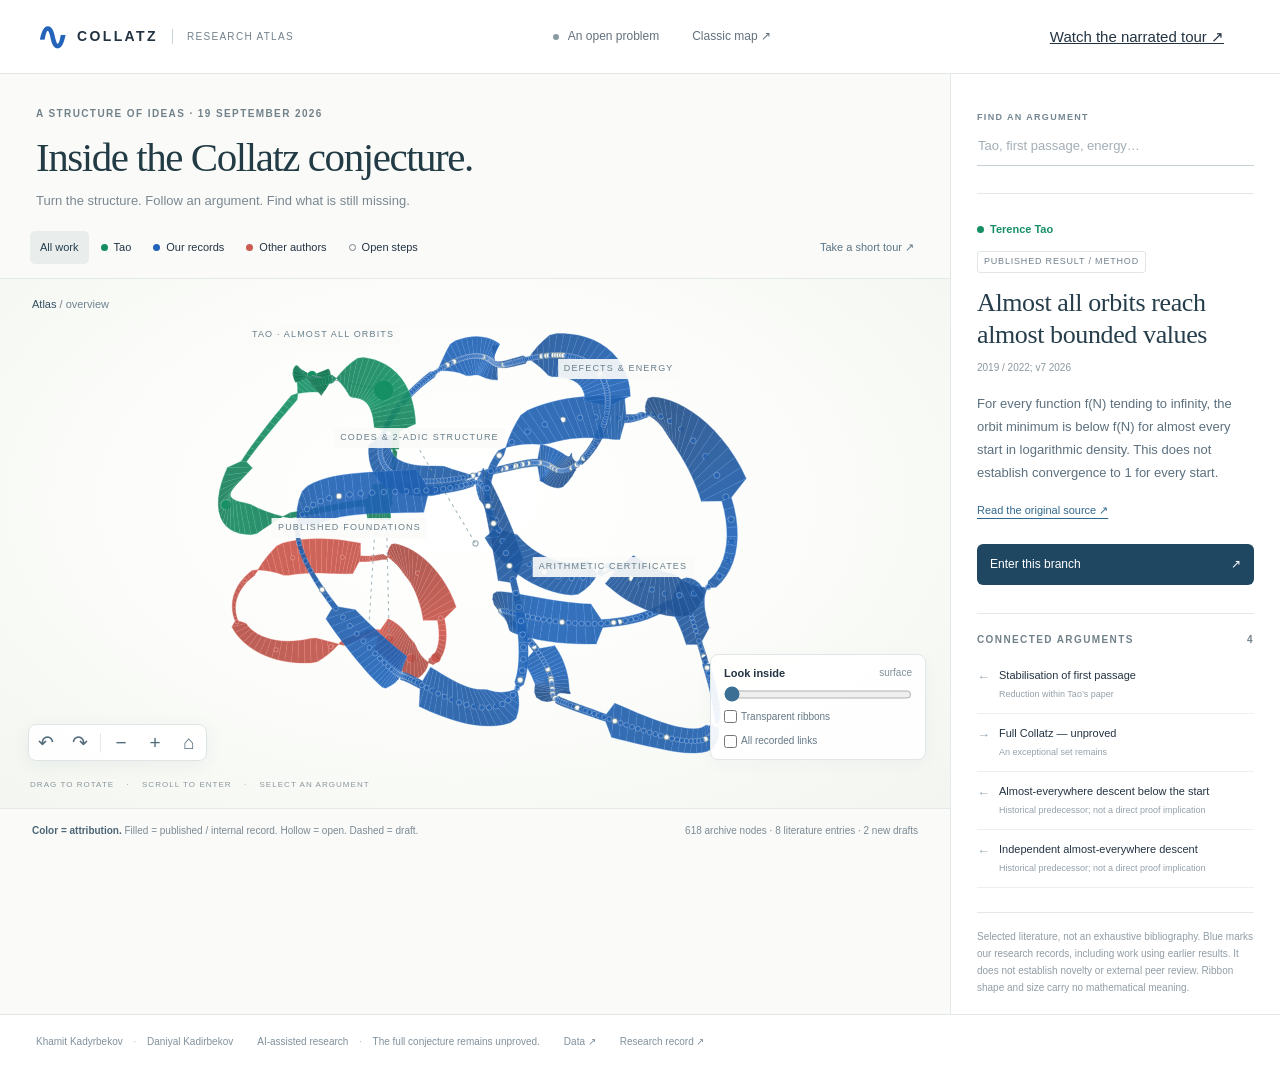
<file: molecule/index.html>
<!doctype html>
<html lang="en"><head><meta charset="utf-8"><meta name="viewport" content="width=device-width,initial-scale=1"><meta name="description" content="An interactive ribbon atlas of Collatz research: rotate, explore arguments, follow sources and see the remaining gaps."><title>Collatz · Research structure</title><link rel="stylesheet" href="style.css"></head>
<body>
<header class="masthead"><a class="brand" href="#"><span class="mark">∿</span> COLLATZ <span class="brand-sub">RESEARCH ATLAS</span></a><div class="header-right"><span class="live-dot"></span> An open problem <a href="https://kadyrbekovhamit-cyber.github.io/collatz-research-map/">Classic map ↗</a></div><a href="tour.html" style="margin:0 20px">Watch the narrated tour ↗</a></header>
<main>
<section class="explorer" aria-label="Interactive three-dimensional research atlas">
<div class="introduction"><div class="eyebrow">A STRUCTURE OF IDEAS · 19 SEPTEMBER 2026</div><h1>Inside the Collatz conjecture.</h1><p>Turn the structure. Follow an argument. Find what is still missing.</p></div>
<div class="view-toolbar"><div class="filters" aria-label="Show contributions"><button data-filter="all" aria-pressed="true">All work</button><button data-filter="tao" aria-pressed="false"><i class="swatch tao"></i>Tao</button><button data-filter="project" aria-pressed="false"><i class="swatch project"></i>Our records</button><button data-filter="other" aria-pressed="false"><i class="swatch other"></i>Other authors</button><button data-filter="open" aria-pressed="false"><i class="swatch gap"></i>Open steps</button></div><button id="tour" class="quiet">Take a short tour ↗</button></div>
<div class="stage" id="stage"><canvas id="atlas" tabindex="0" role="img" aria-label="Rotatable three-dimensional ribbon map. Drag to rotate, use the wheel or zoom controls to move inside. All nodes are also accessible through search and related-step buttons.">Use the search and related-step list to explore the research without the visual.</canvas><div id="tooltip" role="tooltip" hidden></div><div id="map-labels" aria-hidden="true"></div><div class="breadcrumb"><button id="overview">Atlas</button><span id="crumb"> / overview</span></div><div class="map-controls"><button id="rotate-left" aria-label="Rotate left">↶</button><button id="rotate-right" aria-label="Rotate right">↷</button><span></span><button id="zoom-out" aria-label="Zoom out">−</button><button id="zoom-in" aria-label="Zoom in">+</button><button id="fit" aria-label="Fit the full structure">⌂</button></div><div class="depth-control"><label for="cut">Look inside <output id="cut-label">surface</output></label><input id="cut" type="range" min="0" max="100" value="0" aria-label="Cut away front layers"><div><label><input id="xray" type="checkbox"> Transparent ribbons</label><label><input id="links" type="checkbox"> All recorded links</label></div></div><div class="navigation-hint">DRAG TO ROTATE <span>·</span> SCROLL TO ENTER <span>·</span> SELECT AN ARGUMENT</div></div>
<div class="map-caption"><span><b>Color = attribution.</b> Filled = published / internal record. Hollow = open. Dashed = draft.</span><span id="inventory"></span></div>
</section>
<aside class="inspector"><div class="search-wrap"><label for="search">FIND AN ARGUMENT</label><input id="search" type="search" placeholder="Tao, first passage, energy…" autocomplete="off"><div id="search-results" hidden></div></div><div id="selection" aria-live="polite"><div id="owner" class="owner"></div><div id="status" class="status"></div><h2 id="node-title"></h2><div id="node-date" class="muted"></div><p id="node-summary"></p><details id="original-box" hidden><summary>Original statement</summary><p id="node-original"></p></details><a id="source" class="source" target="_blank" rel="noopener"></a><button id="enter" class="primary">Enter this branch <span>↗</span></button><button id="back" class="back" hidden>← Back to the whole structure</button><div class="connections"><div class="eyebrow">CONNECTED ARGUMENTS <span id="connection-count"></span></div><div id="related"></div></div></div><div class="attribution-note">Selected literature, not an exhaustive bibliography. Blue marks our research records, including work using earlier results. It does not establish novelty or external peer review. Ribbon shape and size carry no mathematical meaning.</div></aside>
</main>
<footer><div>Khamit Kadyrbekov <span>·</span> Daniyal Kadirbekov</div><div>AI-assisted research <span>·</span> The full conjecture remains unproved.</div><a href="atlas.json" download>Data ↗</a><a href="record.html">Research record ↗</a></footer>
<script src="data.js"></script><script src="app.js"></script></body></html>
</file>
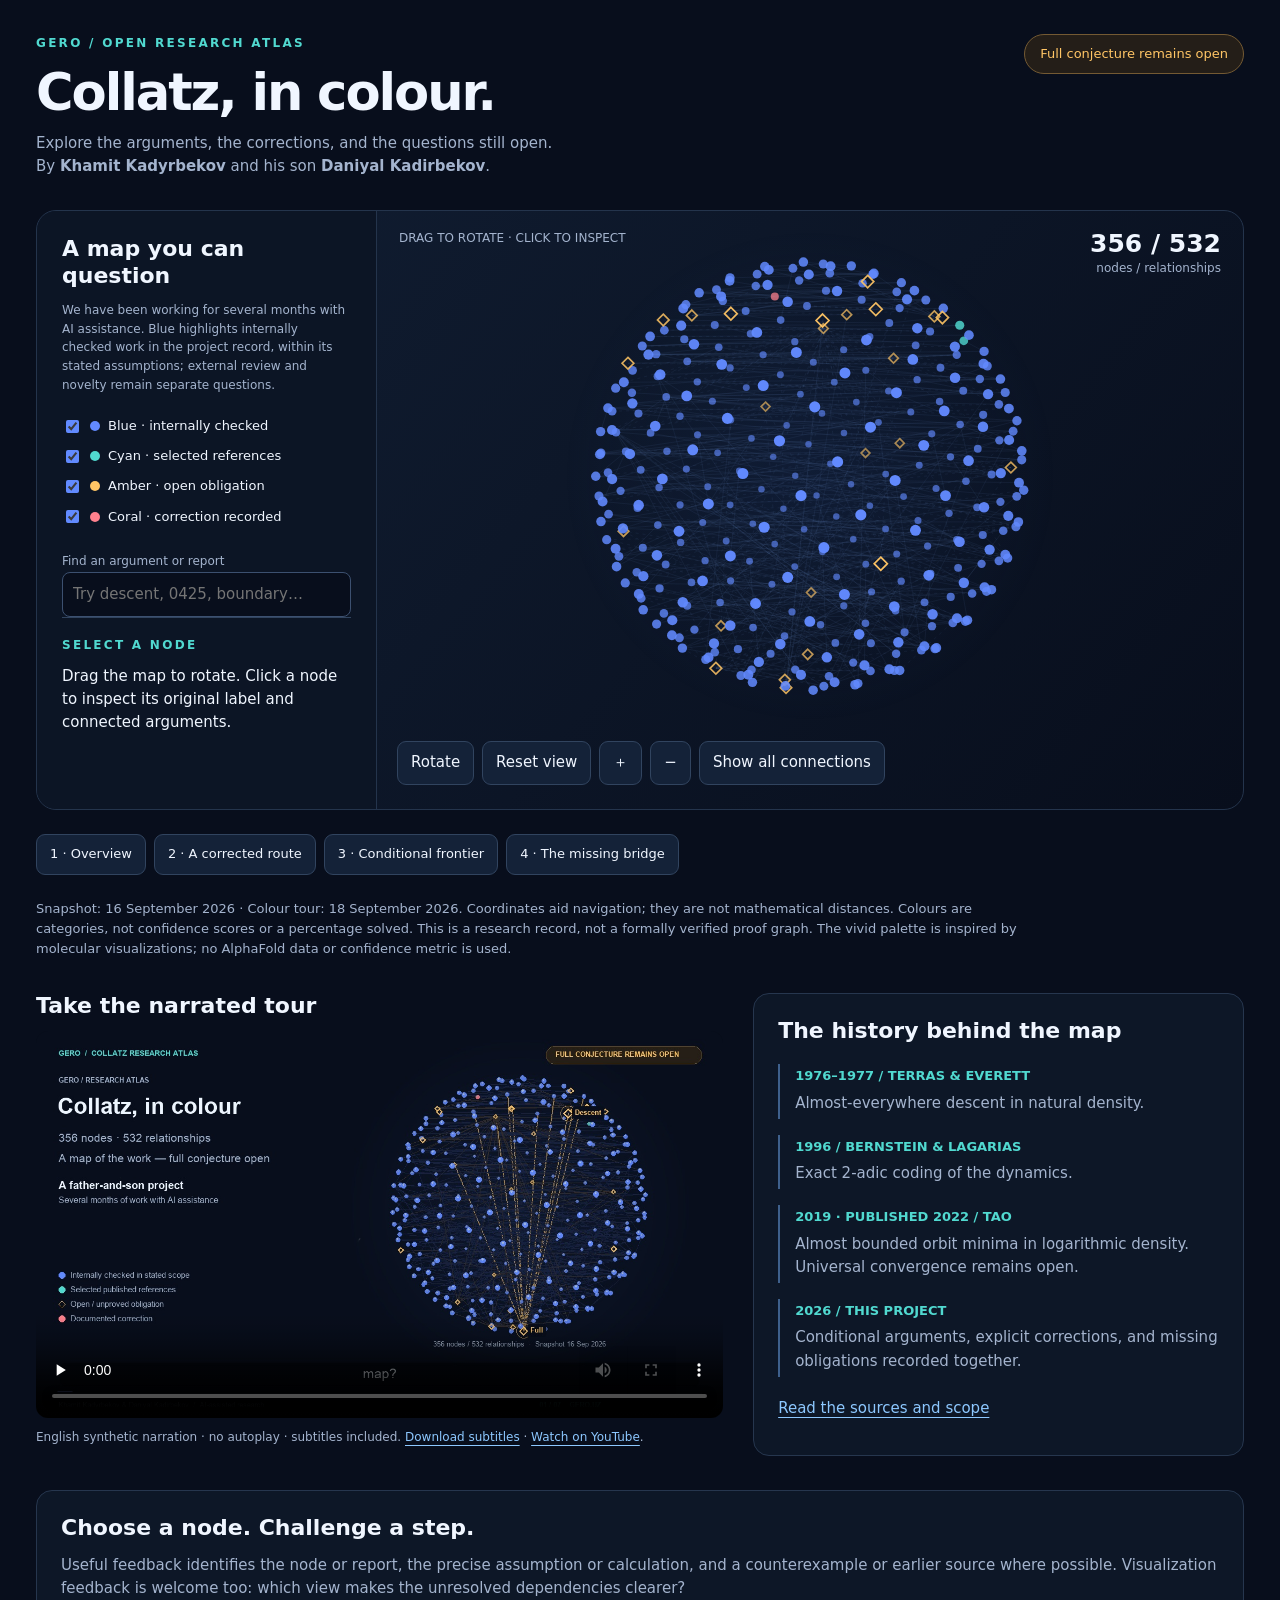
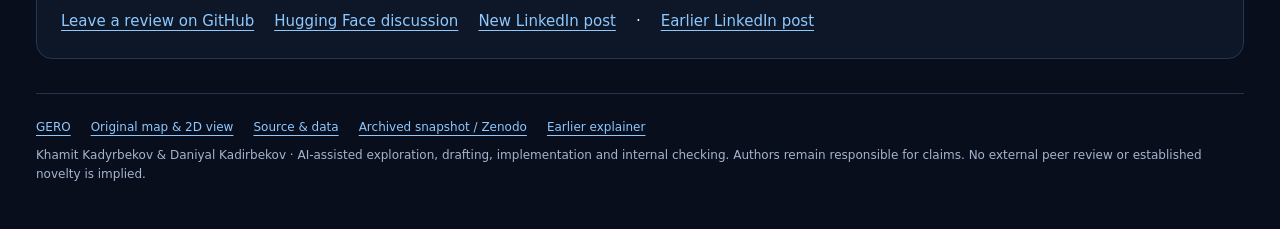
<file: tour/index.html>
<!doctype html>
<html lang="en"><head><meta charset="utf-8"><meta name="viewport" content="width=device-width, initial-scale=1"><title>Collatz in colour · GERO</title>
<meta name="description" content="An interactive 3D map of the Collatz research record by Khamit Kadyrbekov and his son Daniyal Kadirbekov. Explore checked arguments, corrections and open obligations. Full conjecture remains open.">
<meta property="og:title" content="Collatz in colour · A research map, with its open questions"><meta property="og:description" content="356 nodes, 532 relationships. A father-and-son AI-assisted research project. Blue marks internally checked work; amber keeps the gaps visible."><meta property="og:image" content="https://kadyrbekovhamit-cyber.github.io/collatz-research-map/tour/poster.jpg">
<style>
:root{color-scheme:dark;--bg:#080e1c;--panel:#101b2c;--ink:#f0f6ff;--dim:#a4b4ce;--blue:#628aff;--cyan:#51d9d0;--amber:#ffc565;--coral:#ff818e}*{box-sizing:border-box}body{margin:0;background:var(--bg);color:var(--ink);font:15px/1.55 system-ui,sans-serif}a{color:#8dc8ff;text-underline-offset:4px}button,input,select{font:inherit}button,select{border:1px solid #31445f;background:#142238;color:var(--ink);padding:9px 13px;border-radius:9px;cursor:pointer}button:hover,button[aria-pressed=true]{background:#233d68;border-color:var(--blue)}button:focus-visible,input:focus-visible,canvas:focus-visible,a:focus-visible{outline:3px solid var(--cyan);outline-offset:3px}header{max-width:1500px;margin:auto;padding:34px 36px 22px;display:flex;align-items:start;justify-content:space-between;gap:24px}.eyebrow{font-size:12px;letter-spacing:.19em;color:var(--cyan);font-weight:650}h1{font-size:clamp(30px,4vw,52px);line-height:1.08;letter-spacing:-.04em;margin:12px 0}p{color:var(--dim);margin:10px 0}.status{border:1px solid #745a33;background:#241e18;color:var(--amber);border-radius:24px;padding:9px 15px;white-space:nowrap;font-size:13px}.lead{max-width:760px}main{max-width:1500px;margin:auto;padding:0 36px 36px}.atlas{display:grid;grid-template-columns:340px 1fr;min-height:600px;border:1px solid #24344c;border-radius:20px;overflow:hidden;background:linear-gradient(130deg,#111e33,#080e1c)}aside{padding:25px;border-right:1px solid #24344c;background:#0c1525}h2{font-size:22px;line-height:1.2;margin:0 0 12px}h3{font-size:16px;margin:20px 0 8px}.legend{display:grid;gap:10px;margin:22px 0}.legend label{display:flex;gap:8px;align-items:center;font-size:13px}.swatch{display:inline-block;width:10px;height:10px;border-radius:50%;flex:none}.small{font-size:12px;color:var(--dim)}input[type=search]{width:100%;padding:10px;border:1px solid #3c5070;border-radius:8px;background:#080e1c;color:white}input[type=checkbox]{accent-color:var(--blue)}#results{max-height:156px;overflow:auto}#results button{display:block;text-align:left;width:100%;margin-top:5px;padding:7px;font-size:12px}.view{position:relative;min-width:0}#map{width:100%;height:530px;display:block;touch-action:none;cursor:grab}#map:active{cursor:grabbing}.controls{display:flex;flex-wrap:wrap;gap:8px;padding:0 20px 18px}.tip{position:absolute;top:18px;left:22px;color:var(--dim);font-size:12px;pointer-events:none}.stats{position:absolute;top:18px;right:22px;text-align:right;font-size:12px;color:var(--dim)}.stats strong{font-size:25px;color:var(--ink);display:block;line-height:1.2}.details{border-top:1px solid #31445f;padding-top:18px;min-height:130px}#node-label{color:var(--ink);overflow-wrap:anywhere}#node-state{font-size:12px;color:var(--cyan)}.tour{margin:24px 0;display:flex;gap:8px;flex-wrap:wrap}.tour button{font-size:13px}section{margin:34px 0}.below{display:grid;grid-template-columns:1.4fr 1fr;gap:30px}.card{padding:24px;border:1px solid #26364e;border-radius:16px;background:#0d1727}video{width:100%;border-radius:12px;display:block;background:#070c16}.timeline{display:grid;gap:16px;margin:20px 0}.timeline div{border-left:2px solid #3e608c;padding-left:15px}.timeline b{color:var(--cyan);font-size:13px}.timeline p{margin:4px 0}.links{display:flex;flex-wrap:wrap;gap:12px 20px}.notice{font-size:13px;max-width:1000px}footer{padding-top:24px;border-top:1px solid #24344c;color:var(--dim);font-size:12px}@media(max-width:900px){header{display:block;padding:24px}.status{display:inline-block;margin-top:12px}main{padding:0 20px 25px}.atlas{grid-template-columns:1fr}aside{border-right:0;border-bottom:1px solid #24344c}.legend{grid-template-columns:1fr 1fr}.details{min-height:0}.below{grid-template-columns:1fr}#map{height:430px}}@media(prefers-reduced-motion:reduce){*{scroll-behavior:auto}}
</style></head><body>
<header><div><div class="eyebrow">GERO / OPEN RESEARCH ATLAS</div><h1>Collatz, in colour.</h1><p class="lead">Explore the arguments, the corrections, and the questions still open.<br>By <strong>Khamit Kadyrbekov</strong> and his son <strong>Daniyal Kadirbekov</strong>.</p></div><div class="status">Full conjecture remains open</div></header>
<main><div class="atlas"><aside><h2>A map you can question</h2><p class="small">We have been working for several months with AI assistance. Blue highlights internally checked work in the project record, within its stated assumptions; external review and novelty remain separate questions.</p>
<div class="legend">
<label><input type="checkbox" data-group="checked" checked><i class="swatch" style="background:var(--blue)"></i>Blue · internally checked</label>
<label><input type="checkbox" data-group="reference" checked><i class="swatch" style="background:var(--cyan)"></i>Cyan · selected references</label>
<label><input type="checkbox" data-group="open" checked><i class="swatch" style="background:var(--amber)"></i>Amber · open obligation</label>
<label><input type="checkbox" data-group="correction" checked><i class="swatch" style="background:var(--coral)"></i>Coral · correction recorded</label></div>
<label class="small" for="search">Find an argument or report</label><input id="search" type="search" placeholder="Try descent, 0425, boundary…"><div id="results" aria-live="polite"></div>
<div class="details"><div class="eyebrow" id="node-id">SELECT A NODE</div><p id="node-label">Drag the map to rotate. Click a node to inspect its original label and connected arguments.</p><div id="node-state"></div><p class="small" id="neighbours"></p></div></aside>
<div class="view"><div class="tip">DRAG TO ROTATE · CLICK TO INSPECT</div><div class="stats"><strong>356 / 532</strong>nodes / relationships</div><canvas id="map" tabindex="0" role="img" aria-label="Interactive three dimensional research network. Use arrow keys to rotate, plus or minus to zoom, or search for a node in the adjacent field."></canvas><div class="controls"><button id="rotate" aria-pressed="false">Rotate</button><button id="reset">Reset view</button><button id="zoom-in" aria-label="Zoom in">＋</button><button id="zoom-out" aria-label="Zoom out">−</button><button id="clear">Show all connections</button></div></div></div>
<div class="tour" aria-label="Guided views"><button data-scene="intro">1 · Overview</button><button data-scene="correction">2 · A corrected route</button><button data-scene="frontier">3 · Conditional frontier</button><button data-scene="review">4 · The missing bridge</button></div>
<p class="notice">Snapshot: 16 September 2026 · Colour tour: 18 September 2026. Coordinates aid navigation; they are not mathematical distances. Colours are categories, not confidence scores or a percentage solved. This is a research record, not a formally verified proof graph. The vivid palette is inspired by molecular visualizations; no AlphaFold data or confidence metric is used.</p>
<section class="below"><div><h2>Take the narrated tour</h2><video controls playsinline preload="none" poster="poster.jpg"><source src="collatz-colour-tour.mp4" type="video/mp4"><track kind="captions" src="captions.en.vtt" srclang="en" label="English" default></video><p class="small">English synthetic narration · no autoplay · subtitles included. <a href="captions.en.srt">Download subtitles</a> · <a href="https://youtu.be/19e0uRC3lgE">Watch on YouTube</a>.</p></div><div class="card"><h2>The history behind the map</h2><div class="timeline"><div><b>1976–1977 / TERRAS & EVERETT</b><p>Almost-everywhere descent in natural density.</p></div><div><b>1996 / BERNSTEIN & LAGARIAS</b><p>Exact 2-adic coding of the dynamics.</p></div><div><b>2019 · PUBLISHED 2022 / TAO</b><p>Almost bounded orbit minima in logarithmic density. Universal convergence remains open.</p></div><div><b>2026 / THIS PROJECT</b><p>Conditional arguments, explicit corrections, and missing obligations recorded together.</p></div></div><a href="../SOURCES.md">Read the sources and scope</a></div></section>
<section class="card"><h2>Choose a node. Challenge a step.</h2><p>Useful feedback identifies the node or report, the precise assumption or calculation, and a counterexample or earlier source where possible. Visualization feedback is welcome too: which view makes the unresolved dependencies clearer?</p><div class="links"><a href="https://github.com/kadyrbekovhamit-cyber/collatz-research-map/issues">Leave a review on GitHub</a><a href="https://huggingface.co/datasets/XamitK/gero-research-evidence-2026-09/discussions/2">Hugging Face discussion</a><a href="https://www.linkedin.com/feed/update/urn:li:share:7506584561888333824/">New LinkedIn post</a> · <a href="https://www.linkedin.com/feed/update/urn:li:share:7505980679432667136/">Earlier LinkedIn post</a></div></section>
<footer><div class="links"><a href="https://www.gero.uz/research/collatz-map/">GERO</a><a href="../">Original map & 2D view</a><a href="https://github.com/kadyrbekovhamit-cyber/collatz-research-map">Source & data</a><a href="https://zenodo.org/records/22801404">Archived snapshot / Zenodo</a><a href="https://youtu.be/Xmxrv8oOIls">Earlier explainer</a></div><p>Khamit Kadyrbekov & Daniyal Kadirbekov · AI-assisted exploration, drafting, implementation and internal checking. Authors remain responsible for claims. No external peer review or established novelty is implied.</p></footer></main><script src="app.js"></script></body></html>
</file>
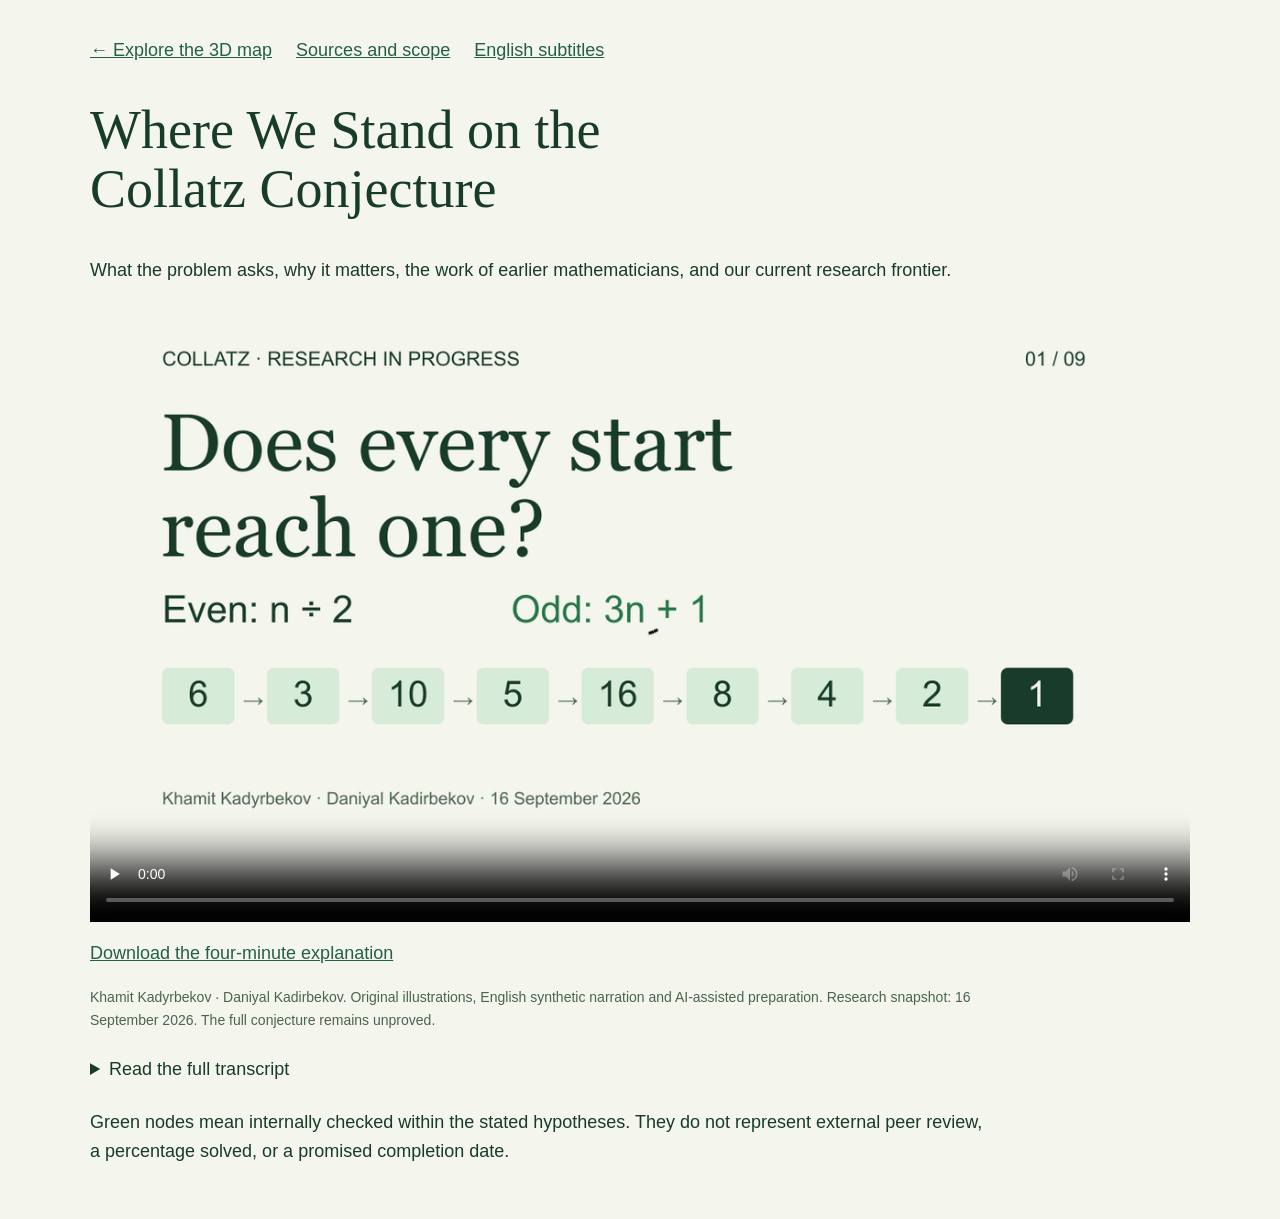
<file: watch.html>
<!doctype html><html lang="en"><head><meta charset="utf-8"><meta name="viewport" content="width=device-width,initial-scale=1"><title>Collatz explained · Where We Stand</title><style>body{margin:0;background:#f4f5ed;color:#183b2a;font:18px/1.6 Arial,sans-serif}main{max-width:1100px;margin:auto;padding:36px 24px}h1{font:54px/1.1 Georgia,serif}a{color:#236044}video{width:100%;background:#f4f5ed;display:block}nav{display:flex;gap:24px;flex-wrap:wrap}details{margin:24px 0}summary{cursor:pointer}p{max-width:900px}.small{font-size:14px;color:#4a644e}</style></head><body><main><nav><a href="index.html">← Explore the 3D map</a><a href="SOURCES.md">Sources and scope</a><a href="captions.en.srt" download>English subtitles</a></nav><h1>Where We Stand on the<br>Collatz Conjecture</h1><p>What the problem asks, why it matters, the work of earlier mathematicians, and our current research frontier.</p><video controls preload="none" playsinline poster="poster.png"><source src="collatz-explainer-en.mp4" type="video/mp4"><track kind="captions" src="captions.en.vtt" srclang="en" label="English">Your browser cannot play this video. Use the download link below.</video><p><a href="collatz-explainer-en.mp4" download>Download the four-minute explanation</a></p><p class="small">Khamit Kadyrbekov · Daniyal Kadirbekov. Original illustrations, English synthetic narration and AI-assisted preparation. Research snapshot: 16 September 2026. The full conjecture remains unproved.</p><details><summary>Read the full transcript</summary><div id="transcript"><h2>One rule. Every positive integer.</h2><p>Choose any positive whole number. If it is even, divide by two. If it is odd, multiply by three and add one. Repeat. Starting at six, the path reaches one. The Collatz conjecture says this happens for every positive starting number. A simple rule. A universal claim.</p>
<h2>The word that makes it hard: every.</h2><p>A number can rise before it falls. Checking a huge collection of starts still leaves infinitely many unchecked. A proof must exclude every alternative: an endless trajectory that escapes to infinity, and a cycle other than four, two, one. A convincing pattern is not yet a universal argument.</p>
<h2>Why pursue it?</h2><p>Why spend effort on this? Collatz tests how much we understand about deterministic arithmetic dynamics: exact rules with complicated long term behavior. Progress connects number theory, probability, and the study of when algorithms terminate. Its value is in understanding and new methods. A practical payoff cannot be promised in advance.</p>
<h2>Progress has many authors.</h2><p>The problem is traditionally associated with Lothar Collatz. In the nineteen seventies, Riho Terras and, independently, C. J. Everett proved that almost every start eventually falls below itself, in natural density. Daniel Bernstein and Jeffrey Lagarias developed a precise two adic coding of the dynamics. These are different advances toward understanding the same problem.</p>
<h2>Tao: a major almost-all theorem.</h2><p>Terence Tao made a major advance in twenty nineteen, published in twenty twenty two. Choose any bound that tends to infinity, however slowly. Almost every orbit eventually goes below that bound, in logarithmic density. This is much stronger control of orbit minima. But it does not say that every orbit reaches one. The exceptional starts remain the central difficulty.</p>
<h2>Our map records what is checked.</h2><p>Our contribution is an evolving research map and a collection of internally reviewed arguments. The current snapshot has three hundred fifty six nodes and five hundred thirty two relationships. Green means checked within the stated assumptions. Unfilled nodes mark open obligations. The count of green nodes measures neither the percentage solved nor the likelihood of success. External review and novelty remain separate questions.</p>
<h2>Where the current route stops.</h2><p>In one restricted family, recent work separates a difficult denominator estimate into two sources: deep divisibility and large multiplicative orders. A further reduction compresses a first coefficient certificate to degree below four d, independent of the full matrix length, under stated assumptions. The needed bounds for the actual coefficients are still missing. Even closing this branch would not settle arbitrary Collatz trajectories.</p>
<h2>People, tools, responsibility.</h2><p>This map and explanation are by Khamit Kadyrbekov and Daniyal Kadirbekov, with artificial intelligence assistance for exploration, drafting, and internal checking. Our workflow separates arithmetic derivation, structural reformulation, critical review, and connection to the full goal. Earlier mathematicians are credited for their published work. They are not collaborators on this project. Responsibility for the claims remains with the authors.</p>
<h2>The next proof obligation.</h2><p>One route to a full proof is to show that every odd start greater than one eventually falls below itself. Strong induction would then finish the argument. We have not established that universal descent. There is no defensible completion date or percentage remaining. Explore the map, inspect the assumptions, challenge a step, or help prove a clearly stated missing lemma. That is how this project can move forward.</p></div></details><p>Green nodes mean internally checked within the stated hypotheses. They do not represent external peer review, a percentage solved, or a promised completion date.</p></main></body></html>
</file>
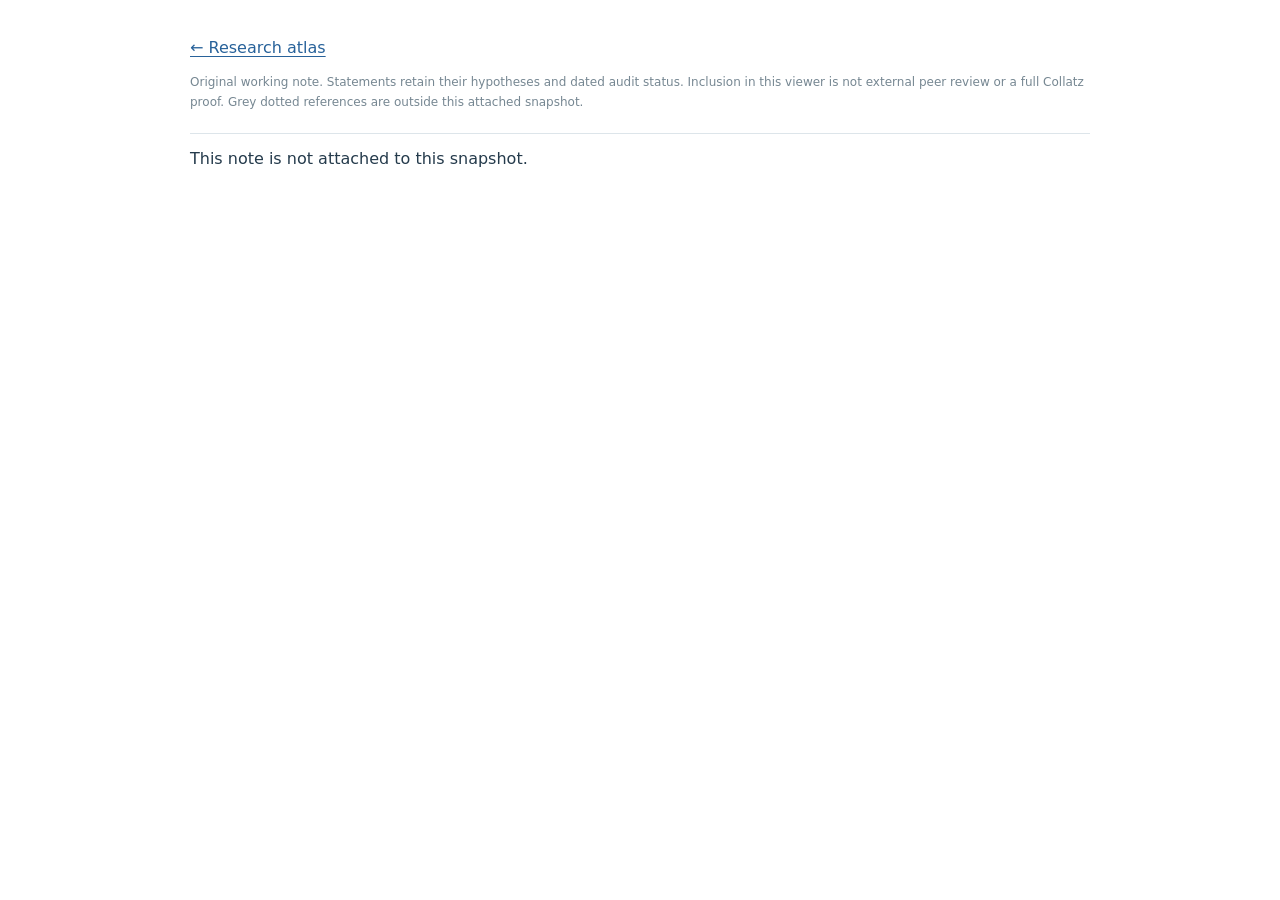
<file: molecule/report.html>
<!doctype html><html lang="en"><meta charset="utf-8"><meta name="viewport" content="width=device-width,initial-scale=1"><title>Research note · Collatz atlas</title><style>body{font:16px/1.65 system-ui;color:#253b4c;max-width:900px;margin:35px auto;padding:0 22px}a{color:#28629a;text-underline-offset:3px}h1{font:35px/1.25 Georgia,serif}h2{font-size:24px}h3{font-size:20px}pre{white-space:pre-wrap;overflow-wrap:anywhere;background:#f3f6f8;padding:20px;font:13px/1.8 ui-monospace,monospace;border-radius:5px}.note{font-size:12px;color:#768792;border-bottom:1px solid #dde5ea;padding-bottom:20px}.unattached{color:#89949c;text-decoration:underline dotted}p{overflow-wrap:anywhere}</style><a href="index.html">← Research atlas</a><p class="note">Original working note. Statements retain their hypotheses and dated audit status. Inclusion in this viewer is not external peer review or a full Collatz proof. Grey dotted references are outside this attached snapshot.</p><main id="paper"></main><script src="proofs.js"></script><script>
const key=new URLSearchParams(location.search).get('doc'),raw=window.ATLAS_PROOFS[key],paper=document.getElementById('paper');
const esc=s=>s.replaceAll('&','&amp;').replaceAll('<','&lt;').replaceAll('>','&gt;').replaceAll('"','&quot;');
function inline(s){return esc(s).replace(/\[([^\]]+)\]\(([^)]+)\)/g,(_,label,href)=>{const clean=href.split('#')[0],base=clean.split('/').pop();if(window.ATLAS_PROOFS[base])return '<a href="report.html?doc='+encodeURIComponent(base)+'">'+label+'</a>';if(/^https?:\/\//.test(href))return '<a target="_blank" rel="noopener" href="'+href+'">'+label+' ↗</a>';return '<span class="unattached" title="Reference outside this snapshot">'+label+'</span>'})}
if(!raw){paper.textContent='This note is not attached to this snapshot.'}else{document.title=key+' · Collatz atlas';let out='',buffer=[],code=false;const flush=()=>{if(buffer.length){out+='<pre>'+inline(buffer.join('\n'))+'</pre>';buffer=[]}};for(const line of raw.split('\n')){if(line.startsWith('```')){flush();code=!code;continue}const h=!code&&line.match(/^(#{1,3}) (.+)/);if(h){flush();out+='<h'+h[1].length+'>'+inline(h[2])+'</h'+h[1].length+'>'}else buffer.push(line)}flush();paper.innerHTML=out}
</script></html>
</file>
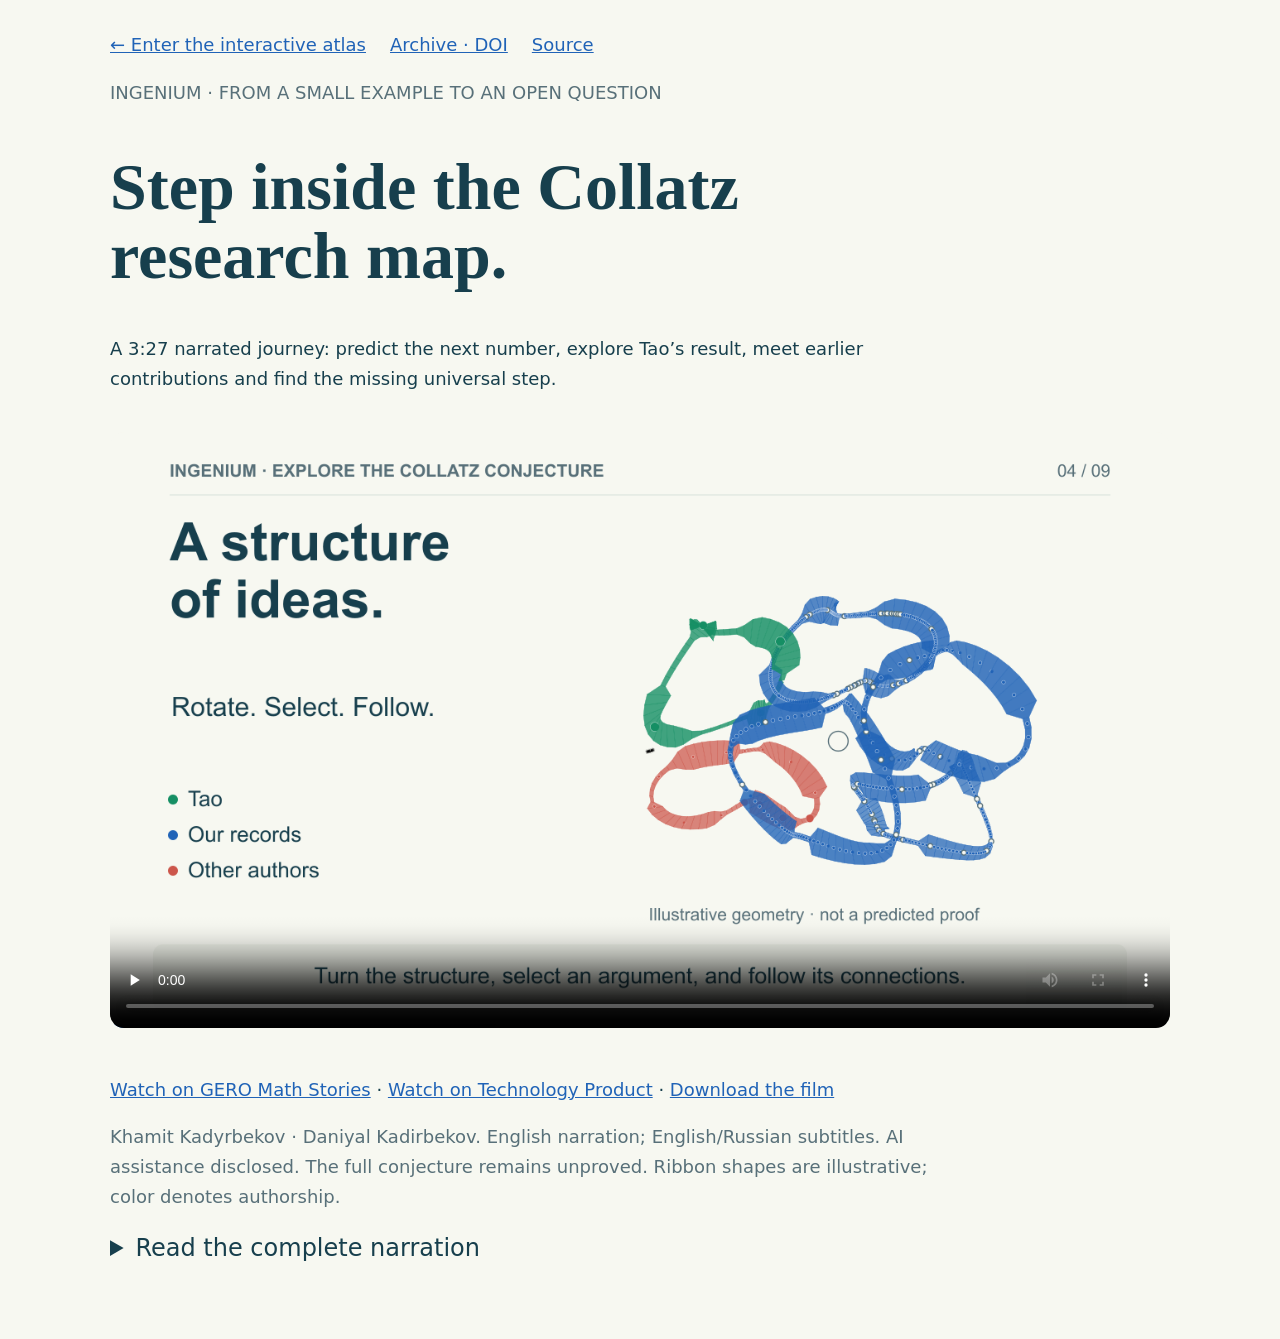
<file: molecule/tour.html>
<!doctype html><html lang="en"><meta charset="utf-8"><meta name="viewport" content="width=device-width,initial-scale=1"><title>Inside Collatz · Ingenium narrated tour</title><style>body{margin:0;background:#f7f8f1;color:#173f4d;font:18px/1.65 system-ui,sans-serif}main{max-width:1060px;margin:auto;padding:30px 24px 70px}h1{font:600 clamp(36px,6vw,66px)/1.05 Georgia,serif;max-width:850px}a{color:#2063b7}nav{display:flex;flex-wrap:wrap;gap:24px}video{width:100%;border-radius:14px;margin:20px 0;background:#f7f8f1}summary{cursor:pointer;font-size:24px}details{max-width:820px}p{max-width:820px}.muted{color:#587079}</style><main><nav><a href="./">← Enter the interactive atlas</a><a href="https://zenodo.org/records/22842974">Archive · DOI</a><a href="https://github.com/kadyrbekovhamit-cyber/collatz-research-map">Source</a></nav><p class="muted">INGENIUM · FROM A SMALL EXAMPLE TO AN OPEN QUESTION</p><h1>Step inside the Collatz research map.</h1><p>A 3:27 narrated journey: predict the next number, explore Tao’s result, meet earlier contributions and find the missing universal step.</p><video controls preload="none" playsinline poster="tour-poster.png"><source src="tour.mp4" type="video/mp4"><track kind="subtitles" src="tour.en.vtt" srclang="en" label="English"><track kind="subtitles" src="tour.ru.vtt" srclang="ru" label="Русский">Your browser does not support this video.</video><p><a href="https://youtu.be/G-lTZ_gmU9k">Watch on GERO Math Stories</a> · <a href="https://youtu.be/wqAzjDkhsNY">Watch on Technology Product</a> · <a href="tour.mp4" download>Download the film</a></p><p class="muted">Khamit Kadyrbekov · Daniyal Kadirbekov. English narration; English/Russian subtitles. AI assistance disclosed. The full conjecture remains unproved. Ribbon shapes are illustrative; color denotes authorship.</p><details><summary>Read the complete narration</summary><h2>Your first move</h2><p>Here is a puzzle you can start solving in ten seconds. Choose six. If the number is even, divide it by two. If it is odd, multiply by three and add one. Six becomes three. What comes next?</p><h2>You found a path</h2><p>Ten! Then five, sixteen, eight, four, two, one. You have checked one starting number. The Collatz conjecture says that every positive whole number eventually reaches one. Try seven yourself after the video. The rules stay simple. The journey can get surprisingly complicated.</p><h2>The difficult word: every</h2><p>Imagine testing an enormous crowd of starting numbers. Every one comes home. That still leaves infinitely many untested starts. A proof must exclude both an endless escape and a different cycle. One stubborn exception would be enough to defeat the conjecture.</p><h2>Step inside the question</h2><p>Now step inside our research map. These twisting ribbons borrow the visual language of protein diagrams. Their shape helps us explore ideas; it predicts no solution. Turn the structure, select an argument, and follow its connections. Color tells you whose work you are reading. Empty nodes mark open steps.</p><h2>Tao: a powerful almost-all result</h2><p>The green branch follows Terence Tao. His theorem says that almost all starts reach values below any bound that grows to infinity, however slowly. Here, almost all has a precise meaning: logarithmic density. This is a major result. But exceptional starts remain possible, and the theorem does not say that every path reaches one.</p><h2>Earlier foundations</h2><p>The red branch credits other researchers. Riho Terras and C. J. Everett established almost-everywhere descent below the starting number. Bernstein and Lagarias developed a precise two-adic description of the dynamics. These are different tools for different parts of the problem. This selection is only a small part of the literature.</p><h2>Our blue working archive</h2><p>Blue opens our working archive: exact identities, restricted lemmas, audits, and failed routes. Khamit Kadyrbekov and Daniyal Kadirbekov organize this project with AI assistance. The new weighted-fiber drafts isolate a residual part that still needs control. Blue means a project record, not a claim that every ingredient is new. Internal checks are not external peer review.</p><h2>The missing universal step</h2><p>Here is one way a proof could finish. Show that every odd starting number greater than one eventually falls below itself. Strong induction would then carry every start to one. We do not yet have that universal step. A large archive does not tell us what percentage is solved, or when the missing idea will arrive.</p><h2>Your next experiment</h2><p>This is the Ingenium approach: begin with a small example, make a prediction, test your reasoning, then find the real research question. Open the map from the description. Rotate it. Enter a branch. Read an original source. Then ask: exactly which missing statement would connect this argument to a proof for every number?</p></details></main></html>
</file>
<file: molecule/style.css>
:root{color-scheme:light;--ink:#233342;--muted:#73818c;--line:#e3e8e9;--paper:#fafbf9;--tao:#168c62;--blue:#2363ba;--red:#cb5c52;--accent:#163b58;font:15px/1.55 -apple-system,BlinkMacSystemFont,"Segoe UI",sans-serif}*{box-sizing:border-box}body{margin:0;color:var(--ink);background:var(--paper)}button,input{font:inherit}button,a,input{outline-offset:4px}button:focus-visible,a:focus-visible,input:focus-visible{outline:2px solid #2569c5}button{cursor:pointer}a{color:inherit}button{color:inherit}.masthead{height:74px;display:flex;align-items:center;justify-content:space-between;padding:0 36px;border-bottom:1px solid var(--line);background:#fff}.brand{text-decoration:none;display:flex;gap:14px;align-items:center;letter-spacing:.17em;font-size:14px;font-weight:650}.mark{font-family:Georgia,serif;font-size:38px;line-height:1;color:var(--blue);letter-spacing:-.25em;width:27px}.brand-sub{font-size:10px;font-weight:400;letter-spacing:.13em;color:var(--muted);border-left:1px solid #cad3d7;padding-left:14px}.header-right{display:flex;align-items:center;gap:9px;font-size:12px;color:#62717d}.header-right a{margin-left:24px;text-decoration:none}.live-dot{width:6px;height:6px;border-radius:50%;background:#899ba1}main{display:grid;grid-template-columns:minmax(0,1fr) 330px;max-width:1900px;margin:auto}.explorer{min-width:0}.introduction{padding:32px 36px 17px}.eyebrow{font-size:10px;letter-spacing:.14em;font-weight:600;color:#71818a}h1{font:400 clamp(26px,3.2vw,45px)/1.2 Georgia,"Times New Roman",serif;letter-spacing:-.035em;margin:11px 0 9px;color:#223b45}.introduction p{font-size:13px;color:#7a8790;margin:0}.view-toolbar{display:flex;align-items:center;justify-content:space-between;padding:3px 26px 14px 30px;gap:8px}.filters{display:flex;align-items:center;gap:2px;flex-wrap:wrap}.filters button,.quiet{border:0;background:transparent;padding:8px 10px;font-size:11px;white-space:nowrap;border-radius:5px}.filters button[aria-pressed=true]{background:#e9eeed;color:#233f50}.filters button:hover,.quiet:hover{background:#eef2f2}.swatch{display:inline-block;width:7px;height:7px;border-radius:50%;margin-right:6px;vertical-align:middle}.tao{background:var(--tao)}.project{background:var(--blue)}.other{background:var(--red)}.gap{background:transparent;border:1px solid #75838d}.quiet{color:#5b7485}.stage{height:clamp(430px,59vh,760px);min-height:430px;position:relative;overflow:hidden;background:radial-gradient(ellipse at 48% 42%,#fff 0%,#fcfdfa 48%,#f2f5f0 100%);border-top:1px solid var(--line);border-bottom:1px solid var(--line)}canvas{width:100%;height:100%;display:block;touch-action:none;cursor:grab}canvas:active{cursor:grabbing}.breadcrumb{position:absolute;top:17px;left:32px;font-size:11px;color:#70828f;pointer-events:none}.breadcrumb button{pointer-events:auto;background:transparent;border:0;padding:0;color:#324f60}.map-controls{position:absolute;bottom:47px;left:28px;background:#ffffffed;display:flex;align-items:center;border:1px solid #dfe5e6;border-radius:8px;box-shadow:0 4px 18px #263f4910}.map-controls button{width:34px;height:35px;background:none;border:0;font-size:19px;color:#526b7b}.map-controls button:hover{background:#edf2f2}.map-controls span{height:19px;width:1px;background:var(--line);margin:0 3px}.depth-control{position:absolute;bottom:48px;right:24px;width:216px;background:#ffffffeb;border:1px solid #e0e6e7;border-radius:8px;padding:10px 13px;box-shadow:0 4px 18px #263f4909}.depth-control>label{font-size:11px;font-weight:600;display:flex;justify-content:space-between}.depth-control output{font-size:10px;font-weight:400;color:#80909a}input[type=range]{width:100%;height:17px;accent-color:#3c6f94;cursor:pointer;margin:4px 0}.depth-control>div{display:flex;gap:9px;flex-wrap:wrap;font-size:10px;color:#647886}.depth-control>div label{display:flex;gap:4px;align-items:center}.depth-control input[type=checkbox]{accent-color:#3c6f94;margin:0}.navigation-hint{position:absolute;bottom:16px;left:30px;font-size:8px;color:#8a969a;letter-spacing:.13em;pointer-events:none}.navigation-hint span{padding:0 9px}.map-caption{display:flex;gap:12px;justify-content:space-between;flex-wrap:wrap;font-size:10px;padding:14px 32px;color:#7b8993}.map-caption b{font-weight:600;color:#4b6576}#map-labels{position:absolute;inset:0;pointer-events:none;overflow:hidden}.domain-label{position:absolute;font-size:9px;letter-spacing:.13em;color:#687d89;text-transform:uppercase;transform:translate(-50%,-50%);background:#fbfcfae8;padding:3px 6px;max-width:200px;white-space:nowrap}.domain-label.selected{font-weight:600;color:#1c4c79}.inspector{border-left:1px solid var(--line);background:#fff;padding:29px 26px 18px;position:relative;min-width:0}.search-wrap{position:relative;padding-bottom:27px;border-bottom:1px solid var(--line);margin-bottom:27px}.search-wrap>label{font-size:9px;font-weight:600;letter-spacing:.15em;color:#748691}.search-wrap input{width:100%;border:0;border-bottom:1px solid #c5d1d7;padding:10px 1px 9px;border-radius:0;background:none;font-size:13px;color:#253e4e}.search-wrap input::placeholder{color:#a3aeb6}#search-results{position:absolute;z-index:10;top:62px;left:-8px;right:-8px;max-height:330px;overflow:auto;background:#fff;border:1px solid #d5e0e7;border-radius:7px;box-shadow:0 10px 30px #18395120;padding:8px}#search-results button{display:block;width:100%;border:0;background:none;text-align:left;font-size:12px;padding:9px;border-radius:4px}#search-results button:hover{background:#edf3fa}#search-results small{font-size:10px;color:#84929d;display:block}#search-results .empty{font-size:12px;padding:12px}.owner{font-size:11px;font-weight:600;color:var(--blue);margin-bottom:9px}.owner i{display:inline-block;width:7px;height:7px;border-radius:50%;margin-right:6px;background:currentColor}.status{font-size:9px;letter-spacing:.09em;text-transform:uppercase;color:#71808d;border:1px solid #e0e6e8;border-radius:3px;padding:3px 6px;display:inline-block;max-width:100%}h2{font:400 26px/1.2 Georgia,"Times New Roman",serif;margin:14px 0 10px;letter-spacing:-.015em;color:#263e4b;overflow-wrap:anywhere}.muted{font-size:10px;color:#8a979f}#node-summary{font-size:13px;line-height:1.75;color:#5c707e;margin:18px 0}details{font-size:12px;color:#617583;margin:14px 0}summary{cursor:pointer}#node-original{overflow-wrap:anywhere;font-size:12px}.source{font-size:11px;color:#32688d;text-underline-offset:4px;display:block;overflow-wrap:anywhere}.primary{background:#204761;color:white;border:0;border-radius:6px;padding:11px 13px;display:flex;justify-content:space-between;align-items:center;width:100%;margin-top:25px;font-size:12px}.primary:hover{background:#15394f}.back{background:none;border:0;color:#648197;font-size:11px;padding:12px 0}.connections{margin-top:28px;border-top:1px solid var(--line);padding-top:18px}.connections .eyebrow{display:flex;justify-content:space-between}.connections #related{max-height:240px;overflow:auto;margin-top:9px}.related-node{width:100%;background:none;border:0;border-bottom:1px solid #edf0f2;text-align:left;padding:11px 0;display:flex;gap:9px;align-items:start;font-size:11px}.related-node:hover{color:#2568ad}.related-node .arrow{font-size:13px;color:#98aab8;flex-shrink:0}.related-node small{display:block;font-size:9px;color:#94a1ab;margin-top:4px}.attribution-note{font-size:10px;line-height:1.7;color:#919da5;margin-top:24px;border-top:1px solid var(--line);padding-top:15px}footer{border-top:1px solid var(--line);display:flex;align-items:center;flex-wrap:wrap;gap:24px;padding:19px 36px;font-size:10px;color:#81919c;background:white}footer span{margin:0 8px;color:#b1bcc3}footer a{text-decoration:none}#tooltip{position:absolute;z-index:4;pointer-events:none;background:#fff;border:1px solid #dce4e8;border-radius:7px;padding:10px 12px;font-size:11px;color:#365066;box-shadow:0 4px 20px #273d5214;max-width:270px}button[hidden],div[hidden],details[hidden]{display:none!important}@media(min-width:1550px){main{grid-template-columns:minmax(0,1fr) 365px}.inspector{padding:34px}.stage{height:66vh}}@media(max-width:1050px){.masthead{padding:0 24px}.view-toolbar{align-items:start;padding:5px 16px 12px;flex-wrap:wrap}.introduction{padding:28px 24px 15px}.filters button{padding:7px}.quiet{padding:6px}.inspector{padding:25px 20px}.stage{height:530px}main{grid-template-columns:minmax(0,1fr) 290px}.depth-control{right:15px;width:180px}.map-controls{left:15px;bottom:125px}.navigation-hint{font-size:7px;left:18px}.map-caption{padding:12px 20px}}@media(max-width:740px){.brand-sub{display:none}.masthead{height:59px;padding:0 18px}.header-right{font-size:10px}.header-right a{margin-left:8px}.brand{font-size:12px;gap:9px}.mark{font-size:30px}.introduction{padding:25px 20px 18px}h1{font-size:32px}.introduction p{font-size:12px;max-width:290px}main{display:block}.view-toolbar{gap:4px;padding:0 12px 10px}.filters button{font-size:10px;padding:7px 8px}.stage{height:530px;min-height:400px}.inspector{border-left:0;border-top:1px solid var(--line);padding:24px}.search-wrap{padding-bottom:14px;margin-bottom:19px}.map-controls{bottom:55px;left:13px}.depth-control{right:12px;bottom:51px;width:176px}.navigation-hint{font-size:7px;left:14px;right:14px;letter-spacing:.06em}.navigation-hint span{padding:0 5px}.breadcrumb{left:20px}.map-caption{font-size:10px}.connections #related{max-height:220px}footer{padding:20px 24px;gap:12px}.attribution-note{margin-top:18px}}@media(max-width:370px){.stage{height:490px}.depth-control{width:154px}.map-controls button{width:27px}.header-right>a{display:none}.navigation-hint{font-size:6.5px}.filters button{padding:6px}}

@media(max-width:370px){.map-controls{bottom:144px}}@media(pointer:coarse){.map-controls button{min-width:44px;min-height:44px}.map-controls{bottom:145px}.filters button,.quiet{min-height:44px}.related-node{min-height:44px}}
</file>
